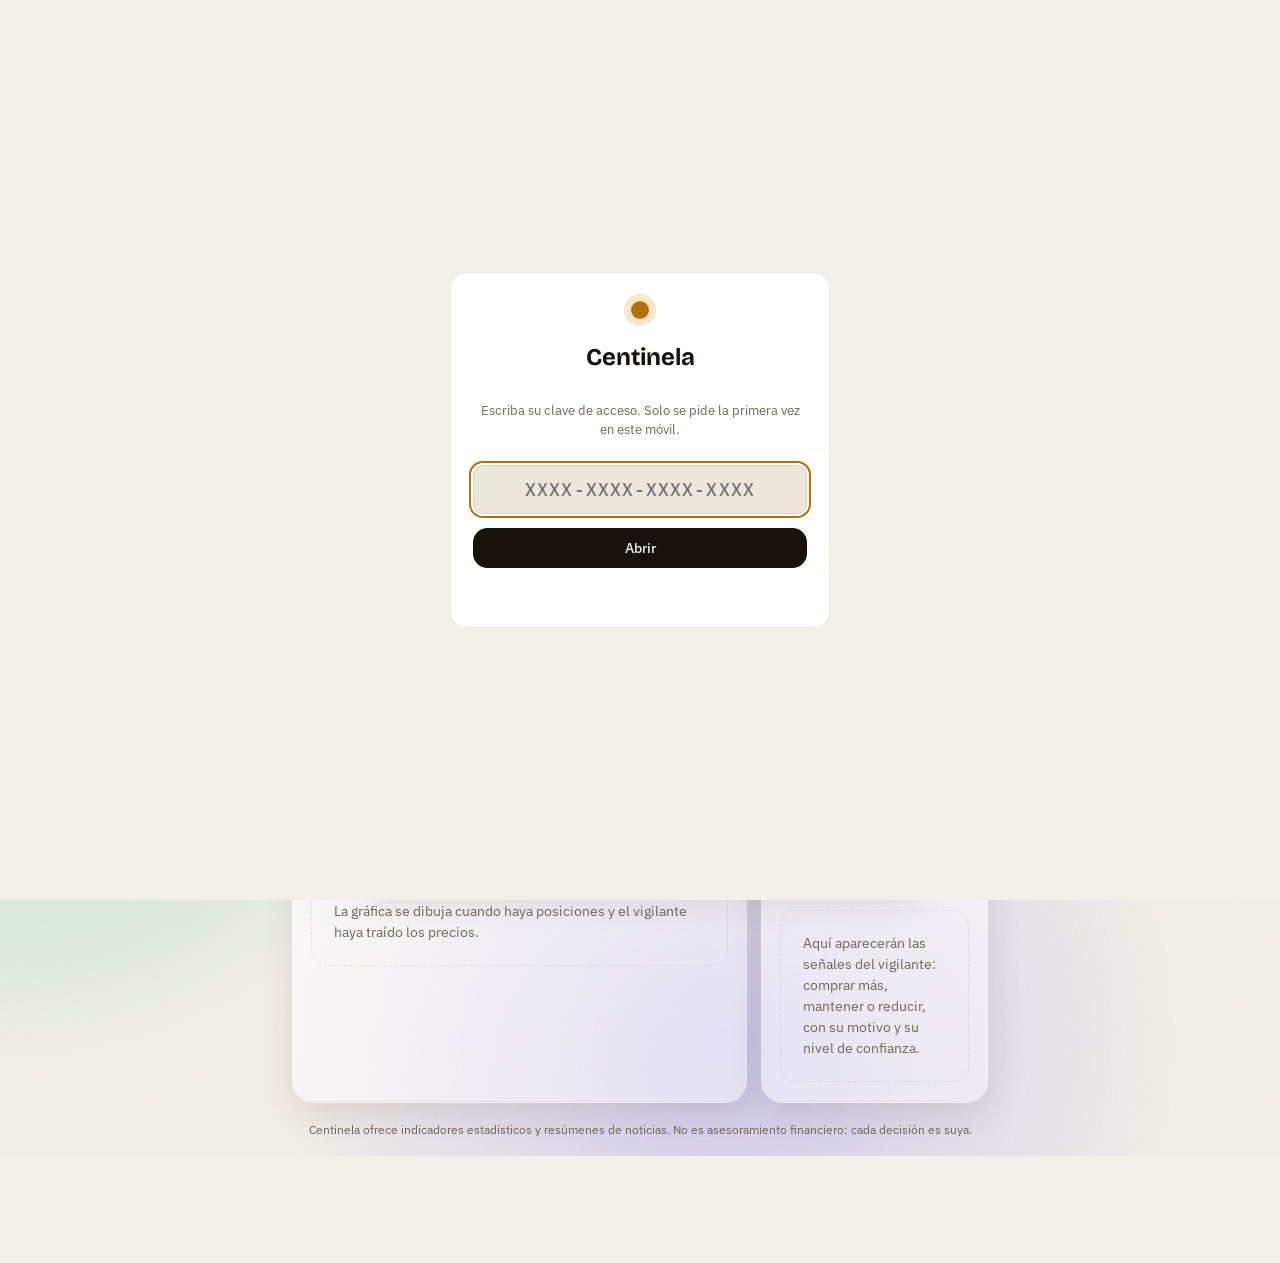
<file: index.html>
<!doctype html><html lang="es"><head><meta charset="utf-8">
<meta name="viewport" content="width=device-width,initial-scale=1,viewport-fit=cover">
<title>Centinela</title>
<meta name="description" content="Su cartera de Revolut, señales y proyecciones.">
<meta name="theme-color" content="#141C21">
<meta name="apple-mobile-web-app-capable" content="yes">
<meta name="mobile-web-app-capable" content="yes">
<meta name="apple-mobile-web-app-title" content="Centinela">
<meta name="apple-mobile-web-app-status-bar-style" content="black-translucent">
<meta name="robots" content="noindex,nofollow">
<link rel="manifest" href="manifest.webmanifest">
<link rel="apple-touch-icon" href="icons/apple-touch-icon.png">
<link rel="icon" type="image/png" sizes="192x192" href="icons/icon-192.png">
<style>html,body{margin:0}body{-webkit-tap-highlight-color:transparent;overscroll-behavior-y:none}</style>
</head><body>
<title>Centinela de Cartera</title>
<meta name="claude:viewport-fit-sides" content="cover">
<link rel="preconnect" href="https://fonts.googleapis.com">
<link rel="stylesheet" href="https://fonts.googleapis.com/css2?family=Bricolage+Grotesque:opsz,wght@12..96,500;12..96,700&family=IBM+Plex+Sans:wght@400;500;600&family=IBM+Plex+Mono:wght@400;500&display=swap">
<style>
/* Layout: cabecera fija con pestañas; cada vista es una columna de bloques que se apila en móvil. */
:root{
  --bg:#F2F4F3; --surface:#FFFFFF; --sunk:#E7EBEA; --line:#D5DCDA;
  --fg:#15212A; --muted:#5B6A72; --accent:#A8670F; --accent-soft:#F4E6CF;
  --gain:#17804F; --gain-soft:#DDF1E6; --loss:#BC3A33; --loss-soft:#F8E0DE; --hold:#5B6A72; --hold-soft:#E4E9EA;
  --f-display:"Bricolage Grotesque","Segoe UI",system-ui,sans-serif;
  --f-body:"IBM Plex Sans","Segoe UI",system-ui,sans-serif;
  --f-mono:"IBM Plex Mono",ui-monospace,Consolas,monospace;
  --r:10px;
}
@media (prefers-color-scheme: dark){:root:not([data-theme="light"]){
  --bg:#0D1317; --surface:#141C21; --sunk:#1B252B; --line:#26333A;
  --fg:#E4EBEE; --muted:#8C9BA3; --accent:#E5A84A; --accent-soft:#3A2C17;
  --gain:#4CC38A; --gain-soft:#14301F; --loss:#F07167; --loss-soft:#3B1C1A; --hold:#8C9BA3; --hold-soft:#222C31;
  color-scheme:dark}}
:root[data-theme="dark"]{
  --bg:#0D1317; --surface:#141C21; --sunk:#1B252B; --line:#26333A;
  --fg:#E4EBEE; --muted:#8C9BA3; --accent:#E5A84A; --accent-soft:#3A2C17;
  --gain:#4CC38A; --gain-soft:#14301F; --loss:#F07167; --loss-soft:#3B1C1A; --hold:#8C9BA3; --hold-soft:#222C31;
  color-scheme:dark}
*{box-sizing:border-box}
body{background:var(--bg);color:var(--fg);font-family:var(--f-body);font-size:15px;line-height:1.5}
body::before{content:"";position:fixed;inset:0 0 auto;height:env(safe-area-inset-top,0px);z-index:10;background:var(--surface)}
.num{font-family:var(--f-mono);font-variant-numeric:tabular-nums}
.wrap{max-width:1120px;margin:0 auto;padding-left:max(16px,env(safe-area-inset-left,0px));padding-right:max(16px,env(safe-area-inset-right,0px))}
header.top{position:sticky;top:env(safe-area-inset-top,0px);z-index:5;background:var(--surface);border-bottom:1px solid var(--line)}
.topbar{display:flex;align-items:center;justify-content:space-between;gap:12px;padding-block:12px 4px;flex-wrap:wrap}
.brand{display:flex;align-items:baseline;gap:10px}
.brand h1{font-family:var(--f-display);font-weight:700;font-size:22px;margin:0;letter-spacing:-.01em}
.brand .eye{width:10px;height:10px;border-radius:50%;background:var(--accent);box-shadow:0 0 0 4px var(--accent-soft);align-self:center}
.fresh{font-size:12.5px;color:var(--muted)}
.fresh b{font-weight:500;color:var(--fg)}
nav.tabs{display:flex;gap:2px;overflow-x:auto;scrollbar-width:none}
nav.tabs a{padding:10px 12px;color:var(--muted);text-decoration:none;font-weight:500;font-size:14px;border-bottom:2px solid transparent;white-space:nowrap}
nav.tabs a[aria-current="page"]{color:var(--fg);border-bottom-color:var(--accent)}
nav.tabs a:focus-visible,button:focus-visible,input:focus-visible,select:focus-visible{outline:2px solid var(--accent);outline-offset:2px}
main{padding-block:20px 48px}
section.view{display:grid;gap:20px}
.panel{background:var(--surface);border:1px solid var(--line);border-radius:var(--r);padding:18px;min-width:0}
.panel h2{font-family:var(--f-display);font-weight:500;font-size:17px;margin:0 0 12px;text-wrap:balance}
.panel h2 small{font-family:var(--f-body);font-size:12.5px;color:var(--muted);font-weight:400;margin-left:6px}
.label{font-size:11.5px;letter-spacing:.06em;text-transform:uppercase;color:var(--muted);font-weight:500}
.kpis{display:grid;grid-template-columns:repeat(auto-fit,minmax(160px,1fr));gap:20px;align-items:end}
.kpi .v{font-family:var(--f-mono);font-size:22px;font-weight:500;margin-top:2px}
.kpi.big .v{font-family:var(--f-display);font-size:38px;font-weight:700;letter-spacing:-.02em;line-height:1.1}
.kpi .s{font-size:13px;margin-top:2px}
.up{color:var(--gain)} .down{color:var(--loss)} .flat{color:var(--muted)}
.chart{position:relative;width:100%}
.chart svg{display:block;width:100%;overflow:visible}
.tip{position:absolute;pointer-events:none;background:var(--fg);color:var(--bg);font-size:12px;padding:6px 8px;border-radius:6px;white-space:nowrap;transform:translate(-50%,-110%);opacity:0;transition:opacity .1s}
.tip.on{opacity:1}
.tablewrap{overflow-x:auto;margin:0 -4px}
table.pos{width:100%;border-collapse:collapse;font-size:14px}
table.pos th{font-size:11.5px;letter-spacing:.05em;text-transform:uppercase;color:var(--muted);font-weight:500;text-align:right;padding:6px 8px;border-bottom:1px solid var(--line);white-space:nowrap}
table.pos th:first-child,table.pos td:first-child{text-align:left}
table.pos td{padding:10px 8px;border-bottom:1px solid var(--line);text-align:right;white-space:nowrap;vertical-align:middle}
table.pos tr:last-child td{border-bottom:0}
.tk{font-weight:600}
.nm{color:var(--muted);font-size:12.5px;max-width:200px;overflow:hidden;text-overflow:ellipsis}
.pill{display:inline-block;padding:2px 8px;border-radius:999px;font-size:12px;font-weight:600;letter-spacing:.02em;white-space:nowrap}
.p-buy{background:var(--gain-soft);color:var(--gain)}
.p-sell{background:var(--loss-soft);color:var(--loss)}
.p-hold{background:var(--hold-soft);color:var(--hold)}
.p-watch{background:var(--accent-soft);color:var(--accent)}
.alloc{display:flex;height:12px;border-radius:6px;overflow:hidden;background:var(--sunk);margin-top:6px}
.alloc span{display:block;height:100%}
.legend{display:flex;flex-wrap:wrap;gap:8px 16px;margin-top:10px;font-size:13px}
.legend i{display:inline-block;width:10px;height:10px;border-radius:3px;margin-right:6px;vertical-align:-1px}
.grid2{display:grid;grid-template-columns:minmax(0,2fr) minmax(0,1fr);gap:20px}
@media (max-width:860px){.grid2{grid-template-columns:minmax(0,1fr)}}
.sig{display:grid;grid-template-columns:auto minmax(0,1fr);gap:4px 14px;padding:14px 0;border-top:1px solid var(--line)}
.sig:first-of-type{border-top:0;padding-top:4px}
.sig .meta{display:flex;flex-wrap:wrap;gap:6px 10px;align-items:center;font-size:12.5px;color:var(--muted)}
.sig .ttl{font-weight:600}
.sig .why{grid-column:2;font-size:14px;max-width:70ch}
.sig .risk{grid-column:2;font-size:13px;color:var(--muted)}
.sig .src{grid-column:2;font-size:12.5px;display:flex;flex-wrap:wrap;gap:4px 12px}
.sig .src a{color:var(--accent)}
.sig .tick{font-family:var(--f-mono);font-weight:500;font-size:13px;padding-top:2px;min-width:64px}
.conf{display:inline-flex;align-items:center;gap:6px}
.conf .bar{width:48px;height:5px;border-radius:3px;background:var(--sunk);overflow:hidden}
.conf .bar span{display:block;height:100%;background:var(--accent)}
.filters{display:flex;flex-wrap:wrap;gap:6px;margin-bottom:6px}
.chip{border:1px solid var(--line);background:var(--surface);color:var(--fg);border-radius:999px;padding:5px 12px;font:500 13px var(--f-body);cursor:pointer}
.chip[aria-pressed="true"]{background:var(--fg);color:var(--bg);border-color:var(--fg)}
.opp{display:grid;grid-template-columns:minmax(0,1fr) 120px;gap:6px 16px;padding:14px 0;border-top:1px solid var(--line)}
.opp:first-of-type{border-top:0}
.opp .hd{display:flex;flex-wrap:wrap;gap:6px 10px;align-items:baseline}
.opp .score{font-family:var(--f-display);font-weight:700;font-size:22px}
.opp .cty{font-size:11.5px;letter-spacing:.06em;color:var(--muted);border:1px solid var(--line);border-radius:4px;padding:0 5px}
.opp .body{font-size:14px;max-width:72ch}
.opp .side{display:flex;flex-direction:column;align-items:flex-end;gap:8px}
@media (max-width:520px){.opp{grid-template-columns:minmax(0,1fr)}.opp .side{flex-direction:row;align-items:center;justify-content:space-between}}
button.btn{font:500 14px var(--f-body);border-radius:8px;padding:8px 14px;cursor:pointer;border:1px solid var(--line);background:var(--surface);color:var(--fg)}
button.btn.primary{background:var(--fg);color:var(--bg);border-color:var(--fg)}
button.btn.small{padding:4px 10px;font-size:13px}
button.btn:disabled{opacity:.5;cursor:default}
.empty{border:1.5px dashed var(--line);border-radius:var(--r);padding:22px;color:var(--muted);font-size:14px}
.empty strong{color:var(--fg)}
.form{display:grid;grid-template-columns:repeat(auto-fit,minmax(150px,1fr));gap:12px;align-items:end}
.field{display:grid;gap:4px;font-size:13px;color:var(--muted)}
.field input,.field select{font:15px var(--f-body);padding:8px 10px;border-radius:8px;border:1px solid var(--line);background:var(--bg);color:var(--fg);width:100%;min-width:0}
.drop{border:1.5px dashed var(--accent);border-radius:var(--r);padding:20px;text-align:center;background:var(--accent-soft);cursor:pointer}
.drop.over{background:var(--surface)}
.note{font-size:12.5px;color:var(--muted);max-width:75ch}
.msg{font-size:14px;padding:10px 12px;border-radius:8px;background:var(--sunk)}
.msg.err{background:var(--loss-soft);color:var(--loss)}
.msg.ok{background:var(--gain-soft);color:var(--gain)}
code.topic{font-family:var(--f-mono);background:var(--sunk);padding:3px 8px;border-radius:6px;font-size:14px;user-select:all;word-break:break-all}
ol.steps{padding-left:20px;margin:6px 0;display:grid;gap:6px;font-size:14px}
.status-row{display:flex;justify-content:space-between;gap:12px;padding:8px 0;border-top:1px solid var(--line);font-size:14px}
.status-row:first-of-type{border-top:0}
.dis{font-size:12px;color:var(--muted);text-align:center;padding-top:8px}
@media (prefers-reduced-motion:reduce){*{transition:none!important;animation:none!important}}
</style>

<header class="top">
  <div class="wrap">
    <div class="topbar">
      <div class="brand"><span class="eye" aria-hidden="true"></span><h1>Centinela</h1></div>
      <div class="fresh" id="fresh">Conectando con sus datos…</div>
    </div>
    <nav class="tabs" aria-label="Secciones">
      <a href="#cartera" data-view="cartera">Cartera</a>
      <a href="#senales" data-view="senales">Señales</a>
      <a href="#oportunidades" data-view="oportunidades">Oportunidades</a>
      <a href="#proyeccion" data-view="proyeccion">Proyección</a>
      <a href="#ajustes" data-view="ajustes">Datos y avisos</a>
    </nav>
  </div>
</header>

<main class="wrap">
  <!-- CARTERA -->
  <section class="view" id="v-cartera">
    <div class="panel" id="summary">
      <div class="kpis">
        <div class="kpi big"><div class="label">Valor de la cartera</div><div class="v num" id="k-value">—</div><div class="s" id="k-today">&nbsp;</div></div>
        <div class="kpi"><div class="label">Invertido</div><div class="v num" id="k-cost">—</div></div>
        <div class="kpi"><div class="label">Ganancia / pérdida</div><div class="v num" id="k-pnl">—</div><div class="s num" id="k-pnlp">&nbsp;</div></div>
      </div>
      <div style="margin-top:18px">
        <div class="label">Reparto</div>
        <div class="alloc" id="alloc"></div>
        <div class="legend" id="alloc-legend"></div>
      </div>
    </div>
    <div class="grid2">
      <div class="panel" id="evo">
        <h2>Evolución del último año <small>valor aproximado, con el cambio de divisa de hoy; lo invertido usa el cambio de cada compra</small></h2>
        <div class="chart" id="evo-chart"></div>
      </div>
      <div class="panel" id="last-signals">
        <h2>Últimas señales</h2>
        <div id="last-sig-list"></div>
      </div>
    </div>
    <div class="panel" id="positions">
      <h2>Posiciones</h2>
      <div id="pos-body"></div>
    </div>
  </section>

  <!-- SEÑALES -->
  <section class="view" id="v-senales" hidden>
    <div class="panel">
      <h2>Historial de señales</h2>
      <div class="filters" id="sig-filters">
        <button class="chip" data-f="all" aria-pressed="true">Todas</button>
        <button class="chip" data-f="1" aria-pressed="false">Mi cartera</button>
        <button class="chip" data-f="2" aria-pressed="false">En vigilancia</button>
        <button class="chip" data-f="3" aria-pressed="false">Mercado</button>
      </div>
      <div id="sig-list"></div>
    </div>
  </section>

  <!-- OPORTUNIDADES -->
  <section class="view" id="v-oportunidades" hidden>
    <div class="panel" id="watch">
      <h2>En vigilancia <small>se revisan cada día y avisan en buen punto de entrada</small></h2>
      <div id="watch-list"></div>
    </div>
    <div class="panel" id="scan">
      <h2>Escáner de mercado <small id="scan-at"></small></h2>
      <div id="scan-list"></div>
    </div>
  </section>

  <!-- PROYECCIÓN -->
  <section class="view" id="v-proyeccion" hidden>
    <div class="panel">
      <h2>¿Cuánto podría valer?</h2>
      <div class="form" id="proj-form">
        <label class="field">Capital de partida (€)<input id="p-start" type="number" min="0" step="50" inputmode="decimal"></label>
        <label class="field">Aportación mensual (€)<input id="p-month" type="number" min="0" step="10" value="100" inputmode="decimal"></label>
        <label class="field">Años<input id="p-years" type="number" min="1" max="30" step="1" value="5"></label>
        <label class="field">Rentabilidad supuesta
          <select id="p-model">
            <option value="prudente">Prudente (7 % acciones, 10 % cripto)</option>
            <option value="historico">Lo que hizo el último año</option>
            <option value="custom">La que yo diga</option>
          </select>
        </label>
        <label class="field" id="p-custom-wrap" hidden>Rentabilidad anual (%)<input id="p-custom" type="number" step="0.5" value="8"></label>
      </div>
      <div class="kpis" style="margin-top:22px" id="proj-kpis">
        <div class="kpi"><div class="label">Habrá aportado</div><div class="v num" id="r-inv">—</div></div>
        <div class="kpi"><div class="label">Escenario malo (1 de cada 10)</div><div class="v num down" id="r-p10">—</div></div>
        <div class="kpi big"><div class="label">Escenario central</div><div class="v num" id="r-p50">—</div></div>
        <div class="kpi"><div class="label">Escenario bueno (1 de cada 10)</div><div class="v num up" id="r-p90">—</div></div>
        <div class="kpi"><div class="label">Probabilidad de perder dinero</div><div class="v num" id="r-loss">—</div></div>
      </div>
      <div class="chart" id="proj-chart" style="margin-top:18px"></div>
      <p class="note" id="proj-note">Se simulan 1.500 futuros posibles mes a mes con la volatilidad real de cada activo de su cartera. La banda clara recoge 8 de cada 10 resultados; la oscura, la mitad central. Es una estimación estadística, no una promesa: el pasado no garantiza nada.</p>
    </div>
  </section>

  <!-- DATOS Y AVISOS -->
  <section class="view" id="v-ajustes" hidden>
    <div class="panel" id="import">
      <h2>Movimientos de Revolut Invest</h2>
      <p class="note">En la app de Revolut: <b>Invest → … → Documentos → Extracto de cuenta (Account statement)</b>, formato <b>Excel/CSV</b>, desde el primer día hasta hoy. Cada importación sustituye a la anterior, así que suba siempre el extracto completo.</p>
      <label class="drop" id="drop" for="csv">
        <strong>Elija o arrastre aquí el archivo CSV</strong><br><span class="note">Se lee en su navegador; solo se guardan los movimientos.</span>
        <input id="csv" type="file" accept=".csv,text/csv" hidden>
      </label>
      <div id="import-msg" style="margin-top:12px"></div>
    </div>
    <div class="panel" id="manual">
      <h2>Posiciones a mano <small>para lo que no llegue por CSV ni por Revolut X</small></h2>
      <div class="form">
        <label class="field">Símbolo<input id="m-sym" placeholder="BTC-EUR, NVDA, ASML…" autocomplete="off"></label>
        <label class="field">Cantidad<input id="m-qty" type="number" step="any" inputmode="decimal"></label>
        <label class="field">Precio medio de compra<input id="m-avg" type="number" step="any" inputmode="decimal"></label>
        <label class="field">Divisa<select id="m-cur"><option>EUR</option><option>USD</option><option>GBP</option></select></label>
        <button class="btn primary" id="m-add" type="button">Añadir</button>
      </div>
      <div id="manual-list" style="margin-top:12px"></div>
      <p class="note">Para Bitcoin de Revolut X: si ya está conectado, la cantidad llega sola; aquí solo hace falta su precio medio si quiere ver la ganancia.</p>
    </div>
    <div class="panel" id="notif">
      <h2>Avisos en el móvil</h2>
      <ol class="steps">
        <li>Instale la app <b>ntfy</b> (Google Play o App Store).</li>
        <li>Pulse <b>+</b> y suscríbase a este canal privado: <code class="topic" id="topic">pendiente</code> <button class="btn small" id="copy-topic" type="button">Copiar</button></li>
        <li>Listo. Las alertas llegan sin importes; los detalles están aquí.</li>
      </ol>
    </div>
    <div class="panel" id="engine">
      <h2>Estado del vigilante</h2>
      <div id="engine-status"></div>
    </div>
  </section>
  <p class="dis">Centinela ofrece indicadores estadísticos y resúmenes de noticias. No es asesoramiento financiero: cada decisión es suya.</p>
</main>

<script>
(() => {
"use strict";
const $ = (s, r = document) => r.querySelector(s);
const el = (tag, attrs = {}, ...kids) => {
  const n = document.createElement(tag);
  for (const [k, v] of Object.entries(attrs)) {
    if (v == null || v === false) continue;
    if (k === "class") n.className = v; else if (k === "text") n.textContent = v; else if (k.startsWith("on")) n.addEventListener(k.slice(2), v); else n.setAttribute(k, v === true ? "" : v);
  }
  for (const c of kids.flat()) if (c != null && c !== false) n.append(c.nodeType ? c : document.createTextNode(String(c)));
  return n;
};
const SVGNS = "http://www.w3.org/2000/svg";
const sv = (tag, attrs = {}) => { const n = document.createElementNS(SVGNS, tag); for (const [k, v] of Object.entries(attrs)) n.setAttribute(k, v); return n; };

const eur = new Intl.NumberFormat("es-ES", { style: "currency", currency: "EUR", maximumFractionDigits: 2 });
const eur0 = new Intl.NumberFormat("es-ES", { style: "currency", currency: "EUR", maximumFractionDigits: 0 });
const fmtMoney = (v, cur = "EUR") => v == null || !isFinite(v) ? "—" : new Intl.NumberFormat("es-ES", { style: "currency", currency: cur, maximumFractionDigits: Math.abs(v) >= 1000 ? 0 : 2 }).format(v);
const fmtPct = (v, sign = true) => v == null || !isFinite(v) ? "—" : (sign && v > 0 ? "+" : "") + (v * 100).toLocaleString("es-ES", { minimumFractionDigits: 1, maximumFractionDigits: 1 }) + " %";
const fmtQty = (v) => v == null ? "—" : v.toLocaleString("es-ES", { maximumFractionDigits: v < 1 ? 8 : 4 });
const cls = (v) => v == null ? "flat" : v > 0 ? "up" : v < 0 ? "down" : "flat";
const ago = (iso) => {
  if (!iso) return "nunca";
  const m = Math.round((Date.now() - new Date(iso).getTime()) / 60000);
  if (m < 1) return "ahora mismo"; if (m < 60) return `hace ${m} min`;
  const h = Math.round(m / 60); if (h < 36) return `hace ${h} h`;
  return `hace ${Math.round(h / 24)} días`;
};
const docId = (sym) => sym.replace(/[^A-Za-z0-9_-]/g, "_");
const css = (v) => getComputedStyle(document.documentElement).getPropertyValue(v).trim();
const SERIES = ["--accent", "--gain", "#4F7CAC", "#8E5BA8", "#C2685A", "#3C9A9A", "--muted"];
const seriesColor = (i) => { const c = SERIES[i % SERIES.length]; return c.startsWith("--") ? `var(${c})` : c; };

// ---------- estado ----------
const S = {
  ledger: null, crypto: null, settings: {}, positions: { manual: [], cryptoCost: {} },
  quotes: {}, signals: [], watch: [], scan: null, status: null, loaded: false,
};
let db = null;

// ---------- navegación ----------
const VIEWS = ["cartera", "senales", "oportunidades", "proyeccion", "ajustes"];
function route() {
  const v = VIEWS.includes(location.hash.slice(1)) ? location.hash.slice(1) : "cartera";
  for (const id of VIEWS) $("#v-" + id).hidden = id !== v;
  document.querySelectorAll("nav.tabs a").forEach((a) => { if (a.dataset.view === v) a.setAttribute("aria-current", "page"); else a.removeAttribute("aria-current"); });
  if (v === "proyeccion") scheduleProjection();
  if (v === "cartera") requestAnimationFrame(drawEvolution);
}
addEventListener("hashchange", route);

// ---------- CSV de Revolut ----------
function splitCSV(text) {
  const first = text.split(/\r?\n/, 1)[0];
  const delim = (first.match(/;/g) || []).length > (first.match(/,/g) || []).length ? ";" : ",";
  const rows = []; let row = [], cur = "", q = false;
  for (let i = 0; i < text.length; i++) {
    const c = text[i];
    if (q) { if (c === '"') { if (text[i + 1] === '"') { cur += '"'; i++; } else q = false; } else cur += c; continue; }
    if (c === '"') q = true; else if (c === delim) { row.push(cur); cur = ""; }
    else if (c === "\n" || c === "\r") { if (c === "\r" && text[i + 1] === "\n") i++; row.push(cur); if (row.some((x) => x.trim() !== "")) rows.push(row); row = []; cur = ""; }
    else cur += c;
  }
  row.push(cur); if (row.some((x) => x.trim() !== "")) rows.push(row);
  return rows;
}
function parseNum(s) {
  if (s == null) return null;
  let t = String(s).replace(/[^\d.,\-]/g, "");
  if (!t || t === "-" ) return null;
  const lc = t.lastIndexOf(","), ld = t.lastIndexOf(".");
  if (lc > -1 && ld > -1) t = lc > ld ? t.replace(/\./g, "").replace(",", ".") : t.replace(/,/g, "");
  else if (lc > -1) t = /^-?\d{1,3}(,\d{3})+$/.test(t) ? t.replace(/,/g, "") : t.replace(",", ".");
  const n = Number(t); return isFinite(n) ? n : null;
}
function parseDate(s) {
  s = String(s || "").trim();
  let m = s.match(/^(\d{1,2})[\/.-](\d{1,2})[\/.-](\d{4})(?:[ T](\d{1,2}):(\d{2})(?::(\d{2}))?)?/);
  if (m) return new Date(Date.UTC(+m[3], +m[2] - 1, +m[1], +(m[4] || 12), +(m[5] || 0), +(m[6] || 0))).toISOString();
  const d = new Date(s); return isNaN(d) ? null : d.toISOString();
}
function curOf(s) { const m = String(s || "").match(/\b(USD|EUR|GBP|CHF|DKK|SEK|PLN)\b|[$€£]/); if (!m) return null; return { "$": "USD", "€": "EUR", "£": "GBP" }[m[0]] || m[1]; }
function importRevolut(text) {
  const rows = splitCSV(text.replace(/^﻿/, ""));
  if (rows.length && /income from sells|other income|ganancias|p&l|profit/i.test(rows[0].join(" "))) throw new Error("Este es el extracto de ganancias y pérdidas (P&L). No hace falta: suba el extracto de cuenta (Account statement), que es el que tiene sus compras y ventas.");
  if (rows.length < 2) throw new Error("El archivo está vacío o no tiene filas de datos.");
  const H = rows[0].map((h) => h.trim().toLowerCase());
  const find = (...res) => { for (const re of res) { const i = H.findIndex((h) => re.test(h)); if (i > -1) return i; } return -1; };
  const c = {
    date: find(/^date/, /^fecha/), ticker: find(/^ticker/, /^s[ií]mbolo/, /^symbol/),
    type: find(/^type$/, /^tipo$/, /^type/, /^tipo(?! de cambio)/), qty: find(/^quantity/, /^cantidad/),
    price: find(/^price/, /^precio/), total: find(/^total/, /^importe/), cur: find(/^currency/, /^divisa/, /^moneda/),
    fx: find(/^fx/, /tipo de cambio/),
  };
  const missing = Object.entries({ fecha: c.date, ticker: c.ticker, tipo: c.type }).filter(([, v]) => v < 0).map(([k]) => k);
  if (missing.length) throw new Error(`No encuentro las columnas ${missing.join(", ")}. Columnas del archivo: ${rows[0].join(" · ")}. ¿Es el extracto de cuenta (Account statement) de Invest?`);
  const out = [];
  for (const r of rows.slice(1)) {
    const typeRaw = (r[c.type] || "").toUpperCase();
    let kind = null;
    if (/BUY|COMPRA|IPO|SUBSCRI|SUSCRIP|ALLOCAT|ADJUDIC/.test(typeRaw)) kind = "buy"; else if (/SELL|VENTA/.test(typeRaw)) kind = "sell";
    else if (/DIVIDEND/.test(typeRaw)) kind = "div"; else if (/SPLIT|DESDOBL/.test(typeRaw)) kind = "split";
    else if (/FEE|COMISI/.test(typeRaw)) kind = "fee"; else if (/WITHDRAW|RETIRAD/.test(typeRaw)) kind = "out"; else if (/TOP.?UP|INGRESO|DEP[OÓ]SITO|TRANSFER/.test(typeRaw)) kind = "cash";
    if (!kind) continue;
    const ticker = (r[c.ticker] || "").trim().toUpperCase();
    const date = parseDate(r[c.date]);
    const qty = c.qty > -1 ? parseNum(r[c.qty]) : null;
    const price = c.price > -1 ? parseNum(r[c.price]) : null;
    const total = c.total > -1 ? parseNum(r[c.total]) : null;
    const cur = (c.cur > -1 && r[c.cur] ? r[c.cur].trim().toUpperCase() : null) || curOf(r[c.price]) || curOf(r[c.total]) || "USD";
    const fx = c.fx > -1 ? parseNum(r[c.fx]) : null; // unidades de la divisa por 1 EUR en la fecha del movimiento
    if (!date) continue;
    if (kind === "buy" && !qty) continue; // reservas de fondos de una salida a bolsa: aún no son acciones
    out.push({ d: date, t: ticker, k: kind, q: qty == null ? null : Math.abs(qty), p: price == null ? null : Math.abs(price), tot: total, cur, fx: fx || null });
  }
  out.sort((a, b) => a.d.localeCompare(b.d));
  return out;
}

// ---------- posiciones ----------
function holdingsFromLedger(rows) {
  const h = {};
  for (const r of rows || []) {
    if (!r.t || !["buy", "sell", "split"].includes(r.k)) continue;
    const x = h[r.t] || (h[r.t] = { symbol: r.t, qty: 0, cost: 0, costEur: 0, cur: r.cur, realized: 0, div: 0 });
    const q = r.q ?? (r.p ? Math.abs(r.tot || 0) / r.p : 0);
    if (r.k === "buy") {
      const amt = r.p != null ? q * r.p : Math.abs(r.tot || 0); x.qty += q; x.cost += amt;
      // Coste en euros al cambio del día de compra, si el extracto lo trae
      const amtEur = r.cur === "EUR" ? amt : r.fx ? amt / r.fx : null;
      x.costEur = x.costEur == null || amtEur == null ? null : x.costEur + amtEur;
    }
    else if (r.k === "sell") { const avg = x.qty ? x.cost / x.qty : 0; const sq = Math.min(q, x.qty); const share = x.qty ? sq / x.qty : 0; x.realized += sq * ((r.p ?? avg) - avg); if (x.costEur != null) x.costEur -= x.costEur * share; x.qty -= sq; x.cost -= sq * avg; }
    else if (r.k === "split") { x.qty += q; }
  }
  for (const r of rows || []) if (r.k === "div" && r.t && h[r.t]) h[r.t].div += Math.abs(r.tot || 0);
  return Object.values(h).filter((x) => x.qty > 1e-9).map((x) => ({ symbol: x.symbol, quote: (S.settings.map || {})[x.symbol] || x.symbol.replace(".", "-"), qty: x.qty, avg: x.cost / x.qty, cur: x.cur, costEurHist: x.costEur, source: "Revolut Invest" }));
}
function allHoldings() {
  const list = holdingsFromLedger(S.ledger?.rows);
  if (S.crypto?.configured) for (const a of S.crypto.assets || []) {
    if (["EUR", "USD", "GBP"].includes(a.asset)) continue;
    const cc = (S.positions.cryptoCost || {})[a.asset];
    // Coste: el que ponga el usuario a mano, si no el calculado del historial de Revolut X
    const costHist = cc?.avg == null && a.costEur != null && a.avgEur != null ? a.qty * a.avgEur : null;
    list.push({ symbol: a.asset, quote: `${a.asset}-EUR`, qty: a.qty, avg: cc?.avg ?? a.avgEur ?? null, cur: "EUR", source: "Revolut X", costEurHist: costHist });
  }
  for (const m of S.positions.manual || []) {
    if (list.some((x) => x.quote === m.symbol)) continue;
    list.push({ symbol: m.symbol.replace(/-EUR$|-USD$/, ""), quote: m.symbol, qty: m.qty, avg: m.avg ?? null, cur: m.cur || "EUR", source: "A mano" });
  }
  return list.map((h) => {
    const q = S.quotes[docId(h.quote)];
    // El precio medio está en la divisa de compra; se pasa a euros con el cambio de hoy
    const rate = h.cur === "EUR" ? 1 : q?.currency === h.cur ? q.eurPer : null;
    const value = q && q.priceEur != null ? h.qty * q.priceEur : null;
    // Como Revolut: acciones en dólares se comparan con su precio medio en dólares al cambio de hoy
    // (el resultado no mezcla la subida o bajada del euro); lo que se compró en euros, con su coste en euros
    const costEur = h.cur !== "EUR" && h.avg != null && rate != null ? h.qty * h.avg * rate : h.costEurHist != null ? h.costEurHist : h.avg != null && rate != null ? h.qty * h.avg * rate : null;
    return { ...h, q, value, costEur, pnl: value != null && costEur != null ? value - costEur : null };
  }).sort((a, b) => (b.value || 0) - (a.value || 0));
}
const latestSignalFor = (sym) => S.signals.find((s) => s.symbol === sym);

// ---------- render: cartera ----------
// Efectivo sin invertir en Revolut Invest, sacado del extracto (ingresos − compras + ventas + dividendos − comisiones − retiradas)
function investCash() {
  const by = {};
  for (const r of S.ledger?.rows || []) {
    const v = Math.abs(r.tot || 0), sign = { cash: 1, sell: 1, div: 1, buy: -1, fee: -1, out: -1 }[r.k];
    if (!sign || !r.cur) continue;
    by[r.cur] = (by[r.cur] || 0) + sign * v;
  }
  let eurTotal = 0;
  for (const [cur, amt] of Object.entries(by)) {
    const rate = cur === "EUR" ? 1 : Object.values(S.quotes).find((q) => q.currency === cur && q.eurPer)?.eurPer;
    if (rate == null) return null;
    eurTotal += amt * rate;
  }
  return Math.abs(eurTotal) < 0.005 ? 0 : eurTotal;
}
function renderPortfolio() {
  const H = allHoldings();
  const cash = investCash();
  const total = H.reduce((a, h) => a + (h.value || 0), 0);
  const cost = H.reduce((a, h) => a + (h.costEur || 0), 0);
  const withCost = H.filter((h) => h.pnl != null);
  const pnl = withCost.reduce((a, h) => a + h.pnl, 0);
  const costKnown = withCost.reduce((a, h) => a + h.costEur, 0);
  let today = H.reduce((a, h) => a + (h.value && h.q?.change1d != null ? h.value - h.value / (1 + h.q.change1d) : 0), 0);
  // Robo-Advisor de Revolut (lo añade la app del móvil si hay extracto importado): suma como un activo más
  const R = typeof robotTotals === "function" ? robotTotals() : null;
  const all = total + (R?.value || 0);
  if (R) today += R.today || 0;
  const pnlAll = pnl + (R ? R.pnl : 0), costAll = cost + (R ? R.invested : 0), costKnownAll = costKnown + (R ? R.invested : 0);
  $("#k-value").textContent = H.length || R ? eur.format(all + (cash || 0)) : "—";
  $("#k-cost").textContent = costAll ? eur.format(costAll) : "—";
  const kp = $("#k-pnl"); kp.textContent = withCost.length || R ? (pnlAll > 0 ? "+" : "") + eur.format(pnlAll) : "—"; kp.className = "v num " + cls(pnlAll);
  const kpp = $("#k-pnlp"); kpp.textContent = costKnownAll ? fmtPct(pnlAll / costKnownAll) : " "; kpp.className = "s num " + cls(pnlAll);
  const kt = $("#k-today"); kt.textContent = all ? `Hoy ${today > 0 ? "+" : ""}${eur.format(today)} (${fmtPct(today / (all - today))})` : " "; kt.className = "s num " + cls(today);

  const alloc = $("#alloc"), leg = $("#alloc-legend"); alloc.replaceChildren(); leg.replaceChildren();
  const parts = H.filter((h) => h.value).map((h) => [h.symbol, h.value]);
  if (R?.value) parts.push(["Robot", R.value]);
  parts.forEach(([name, v], i) => {
    const share = v / all;
    alloc.append(el("span", { style: `width:${(share * 100).toFixed(2)}%;background:${seriesColor(i)}`, title: `${name} ${fmtPct(share, false)}` }));
    leg.append(el("span", {}, el("i", { style: `background:${seriesColor(i)}` }), `${name} `, el("span", { class: "num flat", text: fmtPct(share, false) })));
  });

  const body = $("#pos-body"); body.replaceChildren();
  if (!H.length) {
    body.append(el("div", { class: "empty" }, el("strong", { text: "Aún no hay posiciones. " }),
      "Importe el extracto de Revolut Invest o añada una posición a mano en ", el("a", { href: "#ajustes", text: "Datos y avisos" }),
      ". Las criptos de Revolut X aparecerán solas en cuanto el vigilante se conecte."));
  } else {
    const t = el("table", { class: "pos" });
    t.append(el("thead", {}, el("tr", {}, ["Activo", "Cantidad", "Precio medio", "Precio", "Hoy", "Valor", "Resultado", "90 días", "Señal"].map((x) => el("th", { text: x })))));
    const tb = el("tbody");
    H.forEach((h) => {
      const q = h.q, sig = latestSignalFor(h.quote);
      tb.append(el("tr", {},
        el("td", {}, el("div", { class: "tk", text: h.symbol }), el("div", { class: "nm", text: q?.name || h.source })),
        el("td", { class: "num", text: fmtQty(h.qty) }),
        el("td", { class: "num", text: h.avg != null ? fmtMoney(h.avg, h.cur) : "—" }),
        el("td", { class: "num", text: q ? fmtMoney(q.price, q.currency) : "—" }),
        el("td", { class: "num " + cls(q?.change1d), text: fmtPct(q?.change1d) }),
        el("td", { class: "num", text: h.value != null ? eur.format(h.value) : "—" }),
        el("td", { class: "num " + cls(h.pnl) }, h.pnl != null ? `${h.pnl > 0 ? "+" : ""}${eur.format(h.pnl)} · ${fmtPct(h.pnl / h.costEur)}` : "—"),
        el("td", {}, q?.history ? spark(q.history.slice(-90).map((x) => x[1]), 96, 28) : "—"),
        el("td", {}, sig ? actionPill(sig.action) : el("span", { class: "flat", text: "—" }))));
    });
    t.append(tb);
    body.append(el("div", { class: "tablewrap" }, t));
    if (cash) body.append(el("p", { class: "note", text: `Efectivo sin invertir en Revolut Invest: ${eur.format(cash)} (incluido en el valor total, como en Revolut).` }));
    const rsiNotes = H.filter((h) => h.q?.rsi14 != null).map((h) => {
      const Q = h.q.quant, E = Q?.event;
      const hot = Q?.state === "euforia" && E.givenBack < 0.6 ? ` · EUFORIA: ${fmtPct(E.move)} en ${E.sessions} ses., devuelto ${Math.round(E.givenBack * 100)} %; en ${Q.stats.n} casos parecidos devolvió la mitad ${Q.stats.kHalf} veces`
        : Q?.state === "panico" && E.givenBack < 0.6 ? ` · PÁNICO: ${fmtPct(E.move)} en ${E.sessions} ses.; en ${Q.stats.n} casos parecidos rebotó a 10 sesiones ${Q.stats.k} veces` : "";
      return `${h.symbol}: RSI ${h.q.rsi14.toFixed(0)}${h.q.rsi14 < 30 ? " (sobreventa)" : h.q.rsi14 > 70 ? " (sobrecompra)" : ""}, ${fmtPct(h.q.drawdown)} desde máximos${hot}${h.q.priceSrc ? " · precio de " + h.q.priceSrc : ""}`;
    });
    if (rsiNotes.length) body.append(el("p", { class: "note", text: rsiNotes.join(" · ") }));
  }
  const ls = $("#last-sig-list"); ls.replaceChildren();
  const top = S.signals.slice(0, 4);
  if (!top.length) ls.append(el("div", { class: "empty", text: "Aquí aparecerán las señales del vigilante: comprar más, mantener o reducir, con su motivo y su nivel de confianza." }));
  else top.forEach((s) => ls.append(signalNode(s, true)));
  drawEvolution();
}

function spark(vals, w, h) {
  const s = sv("svg", { viewBox: `0 0 ${w} ${h}`, width: w, height: h, role: "img", "aria-label": "Tendencia de 90 días" });
  if (!vals || vals.length < 2) return s;
  const mn = Math.min(...vals), mx = Math.max(...vals), sx = w / (vals.length - 1), sy = (h - 4) / ((mx - mn) || 1);
  const pts = vals.map((v, i) => `${(i * sx).toFixed(1)},${(h - 2 - (v - mn) * sy).toFixed(1)}`);
  const up = vals.at(-1) >= vals[0];
  s.append(sv("polyline", { points: pts.join(" "), fill: "none", stroke: up ? "var(--gain)" : "var(--loss)", "stroke-width": "1.5", "stroke-linejoin": "round" }));
  const [lx, ly] = pts.at(-1).split(",");
  s.append(sv("circle", { cx: lx, cy: ly, r: "2.2", fill: up ? "var(--gain)" : "var(--loss)" }));
  return s;
}

// Evolución: cantidad que tenía cada día (según movimientos) × cierre del día
function drawEvolution() {
  const box = $("#evo-chart"); if (!box || box.offsetParent === null) return;
  const H = allHoldings().filter((h) => h.q?.history?.length);
  box.replaceChildren();
  if (!H.length) { box.append(el("div", { class: "empty", text: "La gráfica se dibuja cuando haya posiciones y el vigilante haya traído los precios." })); return; }
  const DAY = 864e5, dayOf = (iso) => Math.floor(new Date(iso).getTime() / DAY);
  const ledger = (S.ledger?.rows || []).filter((r) => ["buy", "sell", "split"].includes(r.k));
  // Compras y ventas de cada activo [día, cantidad ±]; null = sin historial (cantidad fija)
  const eventsOf = (h) => {
    if (h.source === "Revolut Invest") return ledger.filter((r) => r.t === h.symbol).map((r) => [dayOf(r.d), r.k === "sell" ? -(r.q || 0) : (r.q || 0)]);
    if (h.source === "Revolut X") { const a = (S.crypto?.assets || []).find((x) => x.asset === h.symbol); if (a?.lots?.length) return a.lots.map((l) => [dayOf(l.d), Number(l.q) || 0]); }
    return null;
  };
  const series = H.map((h) => ({ h, ev: eventsOf(h), px: new Map(h.q.history.map(([d, c]) => [d, c])), fx: h.q.eurPer ?? 1 }));
  const allDays = [...new Set(series.flatMap((x) => [...x.px.keys()]))].sort((a, b) => a - b);
  const lastDay = Math.max(Math.floor(Date.now() / DAY), allDays.at(-1));
  const firstBuy = Math.min(...series.filter((x) => x.ev?.length).flatMap((x) => x.ev.map((e) => e[0])));
  // Valor de cada día. Los días sin cotización de un activo (fines de semana, festivos, huecos)
  // usan su último cierre conocido: así la cartera no «cae» los sábados por faltar las acciones.
  const build = (real) => {
    const last = new Map(), out = [];
    for (let d = allDays[0]; d <= lastDay; d++) {
      for (const x of series) if (x.px.has(d)) last.set(x, x.px.get(d));
      if (real && d < firstBuy) continue;
      let v = 0, any = false;
      for (const x of series) {
        const p = last.get(x); if (p == null) continue;
        const qty = real && x.ev ? x.ev.filter((e) => e[0] <= d).reduce((a, e) => a + e[1], 0) : x.h.qty;
        if (qty > 1e-12) { v += qty * p * x.fx; any = true; }
      }
      if (any) out.push([d, v]);
    }
    return out;
  };
  let pts = isFinite(firstBuy) ? build(true) : [];
  // Cartera reciente: cómo habría ido el último año con las posiciones de hoy, marcando la primera compra
  let simulated = false;
  if (pts.length < 14) { simulated = true; pts = build(false); }
  if (pts.length < 2) { box.append(el("div", { class: "empty", text: "Aún no hay historia suficiente para dibujar la evolución." })); return; }
  if (simulated) box.append(el("p", { class: "note evo-note", text: "Su cartera es reciente: la línea muestra cómo habrían evolucionado sus posiciones de hoy durante el último año. La raya marca su primera compra." }));
  lineChart(box, pts.map(([d, v]) => ({ x: d * DAY, y: v })), { height: 220, marker: simulated && isFinite(firstBuy) ? { x: firstBuy * DAY, label: "1.ª compra" } : null });
}

function lineChart(box, data, { height = 220, marker = null } = {}) {
  const W = Math.max(280, box.clientWidth), Hh = height, pl = 8, pr = 64, pt = 10, pb = 24;
  const xs = data.map((d) => d.x), ys = data.map((d) => d.y);
  const x0 = Math.min(...xs), x1 = Math.max(...xs);
  let y0 = Math.min(...ys), y1 = Math.max(...ys); const pad = (y1 - y0) * 0.08 || y1 * 0.05 || 1; y0 -= pad; y1 += pad;
  const X = (x) => pl + (x - x0) / (x1 - x0 || 1) * (W - pl - pr), Y = (y) => pt + (1 - (y - y0) / (y1 - y0 || 1)) * (Hh - pt - pb);
  const s = sv("svg", { viewBox: `0 0 ${W} ${Hh}`, height: Hh, role: "img", "aria-label": "Evolución del valor de la cartera" });
  const ticks = 4;
  for (let i = 0; i <= ticks; i++) {
    const v = y0 + (y1 - y0) * i / ticks, y = Y(v);
    s.append(sv("line", { x1: pl, x2: W - pr, y1: y, y2: y, stroke: "var(--line)", "stroke-width": "1" }));
    const t = sv("text", { x: W - pr + 6, y: y + 4, fill: "var(--muted)", "font-size": "11", "font-family": "var(--f-mono)" }); t.textContent = eur0.format(v); s.append(t);
  }
  const months = new Intl.DateTimeFormat("es-ES", { month: "short" });
  let last = -1;
  data.forEach((d) => { const dt = new Date(d.x); const m = dt.getUTCMonth(); if (m !== last && dt.getUTCDate() <= 7) { last = m; const t = sv("text", { x: X(d.x), y: Hh - 6, fill: "var(--muted)", "font-size": "11", "text-anchor": "middle" }); t.textContent = months.format(dt).replace(".", ""); if (X(d.x) > 20 && X(d.x) < W - pr - 10) s.append(t); } });
  const line = data.map((d, i) => `${i ? "L" : "M"}${X(d.x).toFixed(1)},${Y(d.y).toFixed(1)}`).join("");
  const up = data.at(-1).y >= data[0].y, col = up ? "var(--gain)" : "var(--loss)";
  const gid = "g" + Math.random().toString(36).slice(2, 7);
  const defs = sv("defs"); const g = sv("linearGradient", { id: gid, x1: 0, x2: 0, y1: 0, y2: 1 });
  g.append(sv("stop", { offset: "0", "stop-color": up ? css("--gain") : css("--loss"), "stop-opacity": ".22" }), sv("stop", { offset: "1", "stop-color": up ? css("--gain") : css("--loss"), "stop-opacity": "0" }));
  defs.append(g); s.append(defs);
  s.append(sv("path", { d: `${line}L${X(x1)},${Y(y0)}L${X(x0)},${Y(y0)}Z`, fill: `url(#${gid})` }));
  s.append(sv("path", { d: line, fill: "none", stroke: col, "stroke-width": "2", "stroke-linejoin": "round" }));
  s.append(sv("circle", { cx: X(data.at(-1).x), cy: Y(data.at(-1).y), r: "3.5", fill: col }));
  if (marker && marker.x >= x0 && marker.x <= x1) {
    const mx = X(marker.x);
    s.append(sv("line", { x1: mx, x2: mx, y1: pt, y2: Hh - pb, stroke: "var(--accent)", "stroke-width": "1.5", "stroke-dasharray": "4 3" }));
    const t = sv("text", { x: mx - 4, y: pt + 10, fill: "var(--accent)", "font-size": "11", "font-weight": "600", "text-anchor": "end" }); t.textContent = marker.label; s.append(t);
  }
  const cross = sv("line", { y1: pt, y2: Hh - pb, stroke: "var(--muted)", "stroke-dasharray": "3 3", opacity: "0" });
  const dot = sv("circle", { r: "4", fill: col, opacity: "0" });
  s.append(cross, dot);
  box.append(s);
  const tip = el("div", { class: "tip" }); box.append(tip);
  const df = new Intl.DateTimeFormat("es-ES", { day: "numeric", month: "short", year: "numeric" });
  const move = (ev) => {
    const r = s.getBoundingClientRect(); const px = (ev.clientX - r.left) * (W / r.width);
    let best = data[0]; for (const d of data) if (Math.abs(X(d.x) - px) < Math.abs(X(best.x) - px)) best = d;
    cross.setAttribute("x1", X(best.x)); cross.setAttribute("x2", X(best.x)); cross.setAttribute("opacity", "1");
    dot.setAttribute("cx", X(best.x)); dot.setAttribute("cy", Y(best.y)); dot.setAttribute("opacity", "1");
    tip.textContent = `${df.format(new Date(best.x))} · ${eur.format(best.y)}`;
    tip.style.left = `${Math.min(Math.max(X(best.x) * r.width / W, 70), r.width - 70)}px`; tip.style.top = `${Y(best.y) * r.height / Hh}px`; tip.classList.add("on");
  };
  s.addEventListener("pointermove", move); s.addEventListener("pointerdown", move);
  s.addEventListener("pointerleave", () => { tip.classList.remove("on"); cross.setAttribute("opacity", "0"); dot.setAttribute("opacity", "0"); });
}

// ---------- señales ----------
const ACTIONS = { comprar: ["Comprar", "p-buy"], reforzar: ["Reforzar", "p-buy"], mantener: ["Mantener", "p-hold"], reducir: ["Reducir", "p-sell"], vender: ["Vender", "p-sell"], vigilar: ["Vigilar", "p-watch"], evitar: ["Evitar", "p-sell"] };
function actionPill(a) { const [t, c] = ACTIONS[a] || [a || "—", "p-hold"]; return el("span", { class: "pill " + c, text: t }); }
const TIERS = { 1: "Mi cartera", 2: "En vigilancia", 3: "Mercado" };
function signalNode(s, compact = false) {
  const dt = new Date(s.at);
  const n = el("div", { class: "sig" },
    el("div", { class: "tick", text: (s.symbol || "").replace(/-EUR$/, "") }),
    el("div", { class: "meta" }, actionPill(s.action), el("span", { class: "ttl", text: s.title || "" }),
      el("span", { class: "conf", title: "Confianza" }, el("span", { class: "bar" }, el("span", { style: `width:${Math.max(0, Math.min(100, s.confidence || 0))}%` })), `${s.confidence ?? "—"} %`),
      el("span", { text: `${TIERS[s.tier] || ""} · ${dt.toLocaleDateString("es-ES", { day: "numeric", month: "short" })} ${dt.toLocaleTimeString("es-ES", { hour: "2-digit", minute: "2-digit" })}` })),
    el("div", { class: "why", text: s.reason || "" }));
  if (!compact) {
    if (s.risk) n.append(el("div", { class: "risk", text: "Riesgo: " + s.risk }));
    if (s.sources?.length) n.append(el("div", { class: "src" }, s.sources.slice(0, 4).map((x) => /^https:\/\//.test(x.u || "") ? el("a", { href: x.u, target: "_blank", rel: "noopener", text: x.t || "Fuente" }) : el("span", { text: x.t || "" }))));
  }
  return n;
}
let sigFilter = "all";
$("#sig-filters").addEventListener("click", (e) => {
  const b = e.target.closest("button[data-f]"); if (!b) return;
  sigFilter = b.dataset.f; document.querySelectorAll("#sig-filters .chip").forEach((c) => c.setAttribute("aria-pressed", String(c === b))); renderSignals();
});
function renderSignals() {
  const box = $("#sig-list"); box.replaceChildren();
  const list = S.signals.filter((s) => sigFilter === "all" || String(s.tier) === sigFilter);
  if (!list.length) box.append(el("div", { class: "empty", text: S.signals.length ? "No hay señales en este grupo." : "Todavía no hay señales. El vigilante revisa su cartera cada 15 minutos y el mercado una vez al día." }));
  else list.forEach((s) => box.append(signalNode(s)));
}

// ---------- oportunidades ----------
function renderOpportunities() {
  const wl = $("#watch-list"); wl.replaceChildren();
  if (!S.watch.length) wl.append(el("div", { class: "empty", text: "Nada en vigilancia. Pulse «Vigilar» en una oportunidad del escáner y la revisaré a diario." }));
  else S.watch.forEach((w) => {
    const q = S.quotes[docId(w.symbol)];
    wl.append(el("div", { class: "status-row" },
      el("span", {}, el("b", { text: w.symbol + " " }), el("span", { class: "flat", text: w.name || "" })),
      el("span", { class: "num " + cls(q?.change1d) }, q ? `${fmtMoney(q.price, q.currency)} · ${fmtPct(q.change1d)}` : "pendiente de precio", " ",
        el("button", { class: "btn small", type: "button", onclick: () => unwatch(w) , text: "Quitar" }))));
  });
  const sc = $("#scan-list"); sc.replaceChildren();
  $("#scan-at").textContent = S.scan?.at ? `actualizado ${ago(S.scan.at)} · ${S.scan.analyzed || "?"} valores revisados` : "";
  const items = S.scan?.items || [];
  if (!items.length) { sc.append(el("div", { class: "empty", text: "El escáner diario revisará más de cien empresas, ETFs y criptos de EE. UU., Europa, Asia y Latinoamérica disponibles en Revolut, y dejará aquí las mejores candidatas con su motivo y su riesgo." })); return; }
  items.forEach((it) => {
    const watched = S.watch.some((w) => w.symbol === it.symbol);
    sc.append(el("div", { class: "opp" },
      el("div", {},
        el("div", { class: "hd" }, el("span", { class: "score num", title: "Puntuación técnica (0-100)" }, String(it.score ?? "—"), el("small", { text: "técnico" })), el("b", { text: it.symbol }), el("span", { class: "flat", text: it.name || "" }), it.country ? el("span", { class: "cty", text: it.country }) : null, it.verdict ? actionPill(it.verdict) : null),
        it.verdict ? el("div", { class: "decision d-" + it.verdict, text: ({ comprar: "¿Invertir? Sí: buen momento para entrar.", vigilar: "¿Invertir? Todavía no: mejor esperar.", evitar: "¿Invertir? No, por ahora." })[it.verdict] || "" }) : null,
        it.phaseLabel ? el("div", { class: "phase ph-" + it.phase }, el("b", { text: "Fase: " + it.phaseLabel }), " · " + (it.phaseNote || "")) : null,
        el("div", { class: "body", text: it.reason || (it.reasons || []).join("; ") }),
        it.news ? el("div", { class: "body flat", text: "Noticias: " + it.news }) : null,
        it.risk ? el("div", { class: "body flat", text: "Riesgo: " + it.risk }) : null,
        it.watchFor ? el("div", { class: "body", text: "Para entrar: " + it.watchFor }) : null),
      el("div", { class: "side" },
        it.spark ? spark(it.spark, 120, 34) : null,
        el("span", { class: "num " + cls(it.change1d), text: `${fmtMoney(it.price, it.currency || "USD")} ${fmtPct(it.change1d)}` }),
        el("button", { class: "btn small" + (watched ? "" : " primary"), type: "button", onclick: () => watched ? unwatch({ symbol: it.symbol }) : watch(it), text: watched ? "Vigilando" : "Vigilar" }))));
  });
}
async function watch(it) { if (!db) return; try { await db.doc("watch/" + docId(it.symbol)).set({ symbol: it.symbol, name: it.name || "", addedAt: new Date().toISOString(), by: "usuario" }); } catch (e) { toast("No se pudo guardar: " + (e.message || e.code), true); } }
async function unwatch(w) { if (!db) return; try { await db.doc("watch/" + docId(w.symbol)).delete(); } catch (e) { toast("No se pudo quitar: " + (e.message || e.code), true); } }

// ---------- proyección (Monte Carlo) ----------
let projTimer = null;
function scheduleProjection() { clearTimeout(projTimer); projTimer = setTimeout(runProjection, 120); }
["#p-start", "#p-month", "#p-years", "#p-model", "#p-custom"].forEach((s) => $(s).addEventListener("input", () => { $("#p-custom-wrap").hidden = $("#p-model").value !== "custom"; scheduleProjection(); }));
function randn() { let u = 0, v = 0; while (!u) u = Math.random(); while (!v) v = Math.random(); return Math.sqrt(-2 * Math.log(u)) * Math.cos(2 * Math.PI * v); }
function runProjection() {
  if ($("#v-proyeccion").hidden) return;
  const H = allHoldings().filter((h) => h.value);
  const startInput = $("#p-start");
  const portVal = H.reduce((a, h) => a + h.value, 0);
  if (startInput.value === "" ) startInput.value = portVal ? Math.round(portVal) : 1000;
  const start = Math.max(0, +startInput.value || 0), monthly = Math.max(0, +$("#p-month").value || 0);
  const years = Math.min(30, Math.max(1, Math.round(+$("#p-years").value || 1))), model = $("#p-model").value, custom = (+$("#p-custom").value || 0) / 100;
  let assets = H.map((h) => ({ w: h.value / portVal, kind: h.q?.kind || "stock", sigma: h.q?.volAnnual ?? (h.q?.kind === "crypto" ? 0.6 : 0.25), muLog: h.q?.muAnnual ?? null }));
  if (!assets.length) assets = [{ w: 1, kind: "stock", sigma: 0.18, muLog: null }];
  for (const a of assets) {
    a.sigma = Math.min(Math.max(a.sigma, 0.05), 1.2);
    if (model === "historico" && a.muLog != null) a.m = Math.min(Math.max(a.muLog, -0.5), 0.6);
    else { const r = model === "custom" ? custom : a.kind === "crypto" ? 0.10 : 0.07; a.m = Math.log(1 + r) - a.sigma * a.sigma / 2; }
  }
  const N = 1500, M = years * 12, dt = 1 / 12, rho = 0.5, sr = Math.sqrt(rho), sq = Math.sqrt(1 - rho);
  const snaps = Array.from({ length: M + 1 }, () => new Float64Array(N));
  for (let p = 0; p < N; p++) {
    const v = assets.map((a) => start * a.w);
    snaps[0][p] = start;
    for (let m = 1; m <= M; m++) {
      const z0 = randn(); let tot = 0;
      for (let i = 0; i < assets.length; i++) { const a = assets[i]; const z = sr * z0 + sq * randn(); v[i] = v[i] * Math.exp(a.m * dt + a.sigma * Math.sqrt(dt) * z) + monthly * a.w; tot += v[i]; }
      snaps[m][p] = tot;
    }
  }
  const pc = (arr, k) => arr[Math.min(arr.length - 1, Math.floor(k * arr.length))];
  const band = snaps.map((a, m) => { const s = Array.from(a).sort((x, y) => x - y); return { m, p10: pc(s, .1), p25: pc(s, .25), p50: pc(s, .5), p75: pc(s, .75), p90: pc(s, .9), inv: start + monthly * m }; });
  const end = band[M], fin = Array.from(snaps[M]);
  $("#r-inv").textContent = eur0.format(end.inv);
  $("#r-p10").textContent = eur0.format(end.p10);
  $("#r-p50").textContent = eur0.format(end.p50);
  $("#r-p90").textContent = eur0.format(end.p90);
  $("#r-loss").textContent = fmtPct(fin.filter((x) => x < end.inv).length / N, false);
  fanChart($("#proj-chart"), band, years);
}
function fanChart(box, band, years) {
  box.replaceChildren();
  const W = Math.max(280, box.clientWidth), Hh = 260, pl = 8, pr = 70, pt = 10, pb = 24;
  const ymax = Math.max(...band.map((b) => b.p90)) * 1.04, ymin = 0, M = band.length - 1;
  const X = (m) => pl + m / M * (W - pl - pr), Y = (v) => pt + (1 - (v - ymin) / (ymax - ymin || 1)) * (Hh - pt - pb);
  const s = sv("svg", { viewBox: `0 0 ${W} ${Hh}`, height: Hh, role: "img", "aria-label": "Proyección del valor de la cartera" });
  for (let i = 0; i <= 4; i++) { const v = ymax * i / 4, y = Y(v); s.append(sv("line", { x1: pl, x2: W - pr, y1: y, y2: y, stroke: "var(--line)" })); const t = sv("text", { x: W - pr + 6, y: y + 4, fill: "var(--muted)", "font-size": "11", "font-family": "var(--f-mono)" }); t.textContent = eur0.format(v); s.append(t); }
  const step = years <= 10 ? 1 : 5;
  for (let yv = step; yv <= years; yv += step) { const t = sv("text", { x: X(yv * 12), y: Hh - 6, fill: "var(--muted)", "font-size": "11", "text-anchor": "middle" }); t.textContent = `${yv} a`; s.append(t); }
  const area = (lo, hi) => band.map((b, i) => `${i ? "L" : "M"}${X(b.m).toFixed(1)},${Y(b[hi]).toFixed(1)}`).join("") + band.slice().reverse().map((b) => `L${X(b.m).toFixed(1)},${Y(b[lo]).toFixed(1)}`).join("") + "Z";
  s.append(sv("path", { d: area("p10", "p90"), fill: "var(--accent)", opacity: ".14" }));
  s.append(sv("path", { d: area("p25", "p75"), fill: "var(--accent)", opacity: ".26" }));
  const ln = (k) => band.map((b, i) => `${i ? "L" : "M"}${X(b.m).toFixed(1)},${Y(b[k]).toFixed(1)}`).join("");
  s.append(sv("path", { d: ln("inv"), fill: "none", stroke: "var(--muted)", "stroke-width": "1.5", "stroke-dasharray": "5 4" }));
  s.append(sv("path", { d: ln("p50"), fill: "none", stroke: "var(--accent)", "stroke-width": "2.2" }));
  const lbl = (txt, v, col) => { const t = sv("text", { x: W - pr - 4, y: Y(v) - 6, fill: col, "font-size": "11.5", "text-anchor": "end", "font-weight": "600" }); t.textContent = txt; s.append(t); };
  lbl("central", band[M].p50, "var(--accent)"); lbl("aportado", band[M].inv, "var(--muted)");
  box.append(s);
  const tip = el("div", { class: "tip" }); box.append(tip);
  s.addEventListener("pointermove", (ev) => {
    const r = s.getBoundingClientRect(); const px = (ev.clientX - r.left) * (W / r.width);
    const m = Math.max(0, Math.min(M, Math.round((px - pl) / (W - pl - pr) * M))); const b = band[m];
    tip.textContent = `Mes ${m} · central ${eur0.format(b.p50)} · aportado ${eur0.format(b.inv)}`;
    tip.style.left = `${Math.min(Math.max(X(m) * r.width / W, 110), r.width - 110)}px`; tip.style.top = `${Y(b.p50) * r.height / Hh}px`; tip.classList.add("on");
  });
  s.addEventListener("pointerleave", () => tip.classList.remove("on"));
}

// ---------- datos y avisos ----------
function toast(text, err = false) { const m = $("#import-msg"); m.replaceChildren(el("div", { class: "msg " + (err ? "err" : "ok"), text })); }
async function handleFile(file) {
  if (!file) return;
  if (!db) { toast("No hay conexión con el almacén de datos. Abra la página con su sesión de Claude iniciada.", true); return; }
  try {
    const text = await file.text();
    const rows = importRevolut(text);
    if (!rows.length) throw new Error("No he encontrado compras, ventas ni dividendos en el archivo.");
    const doc = { rows, fileName: file.name, importedAt: new Date().toISOString() };
    if (JSON.stringify(doc).length > 240000) throw new Error("El extracto es demasiado grande para guardarlo de una vez.");
    await db.doc("ledger/invest").set(doc);
    S.ledger = doc;
    const H = holdingsFromLedger(rows);
    await savePortfolioSummary();
    toast(`Importados ${rows.length} movimientos de ${file.name}. Posiciones abiertas: ${H.map((h) => `${h.symbol} (${fmtQty(h.qty)})`).join(", ") || "ninguna"}. El vigilante traerá sus precios en la próxima revisión.`);
  } catch (e) { toast(e.message || String(e), true); }
}
$("#csv").addEventListener("change", (e) => handleFile(e.target.files[0]));
const drop = $("#drop");
drop.addEventListener("dragover", (e) => { e.preventDefault(); drop.classList.add("over"); });
drop.addEventListener("dragleave", () => drop.classList.remove("over"));
drop.addEventListener("drop", (e) => { e.preventDefault(); drop.classList.remove("over"); handleFile(e.dataTransfer.files[0]); });

async function savePortfolioSummary() {
  if (!db) return;
  const H = allHoldings();
  const symbols = H.map((h) => ({ symbol: h.quote, label: h.symbol, qty: h.qty, avg: h.avg, cur: h.cur, source: h.source }));
  await db.doc("portfolio/summary").set({ symbols, updatedAt: new Date().toISOString() });
}
$("#m-add").addEventListener("click", async () => {
  const symbol = $("#m-sym").value.trim().toUpperCase(), qty = parseNum($("#m-qty").value), avg = parseNum($("#m-avg").value), cur = $("#m-cur").value;
  if (!symbol || !qty) { toast("Indique al menos el símbolo y la cantidad.", true); return; }
  const manual = (S.positions.manual || []).filter((m) => m.symbol !== symbol).concat([{ symbol, qty, avg, cur }]);
  try { await db.doc("settings/positions").set({ ...S.positions, manual }); S.positions.manual = manual; await savePortfolioSummary(); ["#m-sym", "#m-qty", "#m-avg"].forEach((s) => $(s).value = ""); toast(`${symbol} añadido. El vigilante traerá su precio en la próxima revisión.`); }
  catch (e) { toast("No se pudo guardar: " + (e.message || e.code), true); }
});
function renderSettings() {
  const ml = $("#manual-list"); ml.replaceChildren();
  for (const m of S.positions.manual || []) ml.append(el("div", { class: "status-row" },
    el("span", {}, el("b", { text: m.symbol }), ` · ${fmtQty(m.qty)} a ${m.avg != null ? fmtMoney(m.avg, m.cur) : "precio sin indicar"}`),
    el("button", { class: "btn small", type: "button", text: "Quitar", onclick: async () => { const manual = S.positions.manual.filter((x) => x !== m); try { await db.doc("settings/positions").set({ ...S.positions, manual }); S.positions.manual = manual; await savePortfolioSummary(); } catch (e) { toast("No se pudo quitar: " + (e.message || e.code), true); } } })));
  $("#topic").textContent = S.settings.ntfyTopic || "pendiente";
  const es = $("#engine-status"); es.replaceChildren();
  const st = S.status || {};
  const row = (k, v) => es.append(el("div", { class: "status-row" }, el("span", { text: k }), el("span", { class: "num", text: v })));
  row("Revisión de la cartera (cada 15 min)", ago(st.portfolioAt));
  row("Escáner de mercado (diario, 08:30)", ago(st.scanAt));
  row("Motor", st.engine === "github" ? "GitHub · funciona sin su PC" : "PC");
  row("Análisis de noticias con IA", st.aiAt ? (Date.now() - new Date(st.aiAt) < 30 * 3600e3 ? `activo · ${ago(st.aiAt)}` : `en pausa · último ${ago(st.aiAt)}`) : "pendiente");
  row("Revolut X", !S.crypto?.configured ? "sin conectar" : S.crypto.stale ? `⚠ sin respuesta · saldo de ${ago(S.crypto.at)}` : `conectado · ${ago(S.crypto.at)}`);
  if (S.crypto?.stale && S.crypto.lastError) es.append(el("p", { class: "note", text: `Revolut X falla desde ${ago(S.crypto.failedAt)} (${S.crypto.failures || 1} intentos): ${S.crypto.lastError}. Si dice «401», «signature» o «not authenticated», hay que renovar la clave API en los secretos de GitHub.` }));
  for (const a of (S.crypto?.assets || []).filter((x) => x.qtyGap)) es.append(el("p", { class: "note", text: `${a.asset}: el historial de Revolut X explica un ${Math.round((1 - a.qtyGap) * 100)} % del saldo; el precio medio puede no ser exacto.` }));
  row("Extracto de Invest", S.ledger ? `${S.ledger.rows.length} movimientos` : "sin importar");
  if (S.ledger) {
    row("· Último importado", ago(S.ledger.importedAt));
    // Si la revisión importó el extracto (misma pasada, < 15 min), lo dice; si no, no había nada nuevo
    const chk = st.statementCheckedAt ? new Date(st.statementCheckedAt) - new Date(S.ledger.importedAt) : null;
    row("· Drive revisado", chk == null ? "pendiente" : ago(st.statementCheckedAt) + (chk < 15 * 60e3 ? " · extracto nuevo importado" : " · sin extractos nuevos"));
  }
  if (st.note) es.append(el("p", { class: "note", text: st.note }));
}
$("#copy-topic").addEventListener("click", async () => {
  const t = $("#topic").textContent;
  try { await navigator.clipboard.writeText(t); $("#copy-topic").textContent = "Copiado"; }
  catch { const r = document.createRange(); r.selectNodeContents($("#topic")); const s = getSelection(); s.removeAllRanges(); s.addRange(r); }
});

function renderFresh() {
  const f = $("#fresh");
  if (!db) { f.textContent = S.loaded ? "Sin conexión con sus datos" : "Conectando con sus datos…"; return; }
  const at = S.status?.portfolioAt;
  f.replaceChildren("Precios ", el("b", { text: at ? ago(at) : "pendientes" }));
}
function renderAll() { renderPortfolio(); renderSignals(); renderOpportunities(); renderSettings(); renderFresh(); if (!$("#v-proyeccion").hidden) scheduleProjection(); }

// ---------- conexión con la BD ----------
let rafPending = false;
const rerender = () => { if (rafPending) return; rafPending = true; requestAnimationFrame(() => { rafPending = false; renderAll(); }); };
async function connect() {
  const timer = setTimeout(() => { S.loaded = true; renderFresh(); }, 10000);
  try { db = await window.claude?.use?.("db"); } catch { db = null; }
  clearTimeout(timer); S.loaded = true;
  if (!db) { renderAll(); return; }
  const onErr = () => {};
  const docSub = (path, fn) => db.doc(path).onSnapshot((s) => { fn(s.exists ? s.data() : null); rerender(); }, onErr);
  docSub("ledger/invest", (d) => S.ledger = d);
  docSub("crypto/revx", (d) => S.crypto = d);
  docSub("settings/main", (d) => S.settings = d || {});
  docSub("settings/positions", (d) => S.positions = { manual: [], cryptoCost: {}, ...(d || {}) });
  docSub("scan/latest", (d) => S.scan = d);
  docSub("status/engine", (d) => S.status = d);
  db.collection("quotes").onSnapshot((snap) => { S.quotes = {}; snap.docs.forEach((d) => S.quotes[d.id] = d.data()); rerender(); }, onErr);
  db.collection("signals").orderBy("at", "desc").limit(150).onSnapshot((snap) => { S.signals = snap.docs.map((d) => ({ id: d.id, ...d.data() })); rerender(); }, onErr);
  db.collection("watch").onSnapshot((snap) => { S.watch = snap.docs.map((d) => d.data()); rerender(); }, onErr);
}
let rw = 0; addEventListener("resize", () => { clearTimeout(rw); rw = setTimeout(() => { drawEvolution(); if (!$("#v-proyeccion").hidden) scheduleProjection(); }, 150); });
setInterval(renderFresh, 60000);
// ---------- modo app del móvil (inyectado por engine/pwa.mjs) ----------
// Sustituye la BD de claude.ai por data.enc.json, cifrado con AES-256-GCM.
// La clave se escribe una vez y se guarda solo en este dispositivo.
const KEY_LS = "centinela.key";
const lsGet = (k) => { try { return localStorage.getItem(k); } catch { return null; } };
const lsSet = (k, v) => { try { v == null ? localStorage.removeItem(k) : localStorage.setItem(k, v); } catch {} };
const normKey = (k) => String(k || "").replace(/[^A-Za-z0-9]/g, "").toUpperCase();
const b64 = (s) => Uint8Array.from(atob(s), (c) => c.charCodeAt(0));
let pwaDash = null, pwaLoading = false, pwaLastAt = null;

const pwaStyle = document.createElement("style");
pwaStyle.textContent = `
#import,#manual{display:none!important}
.lock{position:fixed;inset:0;z-index:50;background:var(--bg);display:grid;place-items:center;padding:24px}
.lock .card{width:min(380px,100%);background:var(--surface);border:1px solid var(--line);border-radius:16px;padding:28px 22px;display:grid;gap:14px;text-align:center}
.lock .eye{width:18px;height:18px;border-radius:50%;background:var(--accent);box-shadow:0 0 0 7px var(--accent-soft);justify-self:center;margin-bottom:6px}
.lock h2{font-family:var(--f-display);margin:0;font-size:24px}
.lock input{font:500 18px var(--f-mono);letter-spacing:.06em;text-transform:uppercase;text-align:center;padding:12px;border-radius:10px;border:1px solid var(--line);background:var(--sunk);color:var(--fg);width:100%}
.lock .err{color:var(--loss);font-size:14px;min-height:1.2em}
.ptoast{position:fixed;left:50%;bottom:calc(18px + env(safe-area-inset-bottom,0px));transform:translateX(-50%);z-index:40;background:var(--fg);color:var(--bg);padding:10px 16px;border-radius:10px;font-size:14px;max-width:calc(100% - 32px);box-shadow:0 6px 24px rgba(0,0,0,.2)}
#fresh{cursor:pointer}
`;
document.head.appendChild(pwaStyle);

toast = (text, err = false) => {
  document.querySelectorAll(".ptoast").forEach((n) => n.remove());
  const n = el("div", { class: "ptoast", text, role: "status" });
  if (err) n.style.background = "var(--loss)";
  document.body.appendChild(n);
  setTimeout(() => n.remove(), 4200);
};

// ---- piel de app: barra inferior, héroe, tarjetas ----
const ICONS = {
  cartera: ["Inicio", '<path d="M3 10.5 12 3l9 7.5V20a1 1 0 0 1-1 1h-5v-6H9v6H4a1 1 0 0 1-1-1z"/>'],
  senales: ["Señales", '<path d="M22 12h-4l-3 9L9 3l-3 9H2"/>'],
  oportunidades: ["Ideas", '<circle cx="12" cy="12" r="9"/><path d="m15.5 8.5-2 5-5 2 2-5z"/>'],
  proyeccion: ["Futuro", '<path d="M3 17l6-6 4 4 8-8"/><path d="M15 7h6v6"/>'],
  ajustes: ["Ajustes", '<path d="M4 6h9M17 6h3M4 12h3M11 12h9M4 18h11M19 18h1"/><circle cx="15" cy="6" r="2"/><circle cx="9" cy="12" r="2"/><circle cx="17" cy="18" r="2"/>'],
};
const svgIcon = (inner) => { const t = document.createElement("template"); t.innerHTML = `<svg viewBox="0 0 24 24" aria-hidden="true">${inner}</svg>`; return t.content.firstChild; };
(function skin() {
  const eye = $(".brand .eye");
  if (eye) eye.replaceWith(el("img", { class: "logo", src: "icons/icon-192.png", alt: "" }));
  const nav = $("nav.tabs");
  nav.querySelectorAll("a").forEach((a) => { const [label, ic] = ICONS[a.dataset.view] || [a.textContent, ""]; a.replaceChildren(svgIcon(ic), el("span", { text: label })); });
  document.body.appendChild(nav);
  const h = new Date().getHours();
  const hi = h >= 6 && h < 13 ? "Buenos días" : h >= 13 && h < 21 ? "Buenas tardes" : "Buenas noches";
  $("#summary").prepend(el("div", { class: "hello" }, el("div", { class: "kick" }, el("i"), "Centinela · Su cartera"), el("h2", { text: hi + ", Fran" })));
  const quick = el("div", { class: "quick" },
    el("a", { class: "primary", href: "#senales" }, svgIcon(ICONS.senales[1]), "Ver señales"),
    el("a", { href: "#proyeccion" }, svgIcon(ICONS.proyeccion[1]), "Proyección"));
  $("#summary").after(quick);
  quick.after($("#positions"));
  const pnlLabel = $("#k-pnl")?.previousElementSibling; if (pnlLabel) pnlLabel.textContent = "Resultado";
  $("#last-signals h2").append(el("a", { class: "more", href: "#senales", text: "Ver todas" }));
  $("#positions h2").append(el("a", { class: "more", href: "#oportunidades", text: "Ideas" }));
})();
const AV = ["#F0B354", "#4FD195", "#7FB2F0", "#C79BEA", "#FF9C8A", "#6FD6D6"];
const avColor = (s) => AV[[...s].reduce((a, c) => a + c.charCodeAt(0), 0) % AV.length];
let pwaLogos = {};
// Logo real si lo hay (viene dentro de los datos cifrados); si no, iniciales de color
const avatar = (sym, cls = "av") => {
  const src = pwaLogos[sym] || pwaLogos[sym + "-EUR"] || pwaLogos[sym + "-USD"];
  if (src) return el("div", { class: cls + " has-logo" }, el("img", { src, alt: "", loading: "lazy" }));
  return el("div", { class: cls, style: `background:${avColor(sym)}`, text: sym.replace(/-(EUR|USD)$/, "").slice(0, 4) });
};
const _renderOpportunities = renderOpportunities;
renderOpportunities = () => {
  _renderOpportunities();
  document.querySelectorAll("#scan-list .opp .hd").forEach((hd) => {
    const b = hd.querySelector("b"); if (!b) return;
    hd.prepend(avatar(b.textContent, "av sm"));
  });
};
const _renderPortfolio = renderPortfolio;
renderPortfolio = () => {
  _renderPortfolio();
  // columnas: Activo, Cantidad, Precio medio, Precio, Hoy, Valor, Resultado, 90 días, Señal
  const CLS = ["c-name", "c-qty", "c-avg", "c-price", "c-today", "c-val", "c-res", "c-spark", "c-sig"];
  document.querySelectorAll("table.pos tbody tr").forEach((tr) => {
    const tds = [...tr.children];
    tds.forEach((td, i) => td.classList.add(CLS[i]));
    const sym = tds[0].querySelector(".tk")?.textContent || "?";
    const [qty, avg, price, today] = [tds[1], tds[2], tds[3], tds[4]].map((t) => t.textContent);
    tds[3].textContent = price;
    tds[1].classList.replace("c-qty", "c-meta");
    tds[1].replaceChildren(`${qty} uds · medio ${avg} · hoy `, el("span", { class: tds[4].className.replace(/num|c-today/g, "").trim(), text: today }));
    // Fuera de horario el precio es el de preapertura/cierre ampliado (como Revolut); se indica el cierre oficial
    const hq = allHoldings().find((h) => h.symbol === sym || h.quote === sym)?.q;
    if (hq?.regularPrice != null && hq.extSession) tds[1].append(` · ${hq.extSession === "pre" ? "precio de preapertura" : `fuera de horario ${fmtPct(hq.extChange)}`}, cierre ${fmtMoney(hq.regularPrice, hq.currency)}`);
    tds[2].classList.add("c-hide"); tds[4].classList.add("c-hide");
    tds[7].querySelector("svg")?.setAttribute("preserveAspectRatio", "none");
    tr.prepend(el("td", { class: "c-av" }, avatar(sym)));
  });
  if (typeof renderMarkets === "function" && S.loaded) renderMarkets();
};
const _signalNode = signalNode;
signalNode = (s, compact) => {
  const n = _signalNode(s, compact); n.dataset.a = s.action || "";
  const t = n.querySelector(".tick"), src = pwaLogos[s.symbol];
  if (t && src) { t.classList.add("has-logo"); t.replaceChildren(el("img", { src, alt: s.symbol })); }
  return n;
};
// ---- precios en directo mientras la app está abierta ----
// Cripto: Binance (público, sin clave). Acciones: Finnhub, con la clave gratuita que el usuario
// guarda solo en este móvil. Los proveedores ven qué valores se consultan, nunca cuántos tiene.
const FH_LS = "centinela.finnhub";
let liveAt = 0, liveTimer = null, pwaFinnhub = null;
async function liveTick() {
  if (document.visibilityState !== "visible" || !S.loaded) return;
  // Clave de Finnhub: la del móvil si el usuario puso una; si no, la que viaja cifrada en sus datos
  const fh = lsGet(FH_LS) || pwaFinnhub;
  let changed = 0;
  await Promise.all(allHoldings().map(async (h) => {
    const q = h.q; if (!q) return;
    try {
      if (q.kind === "crypto") {
        // Las criptos de Revolut X llevan el precio del propio Revolut X (motor, cada 15 min): Binance no lo pisa
        if (q.priceSrc === "Revolut X" || q.src === "Revolut X") return;
        const r = await fetch(`https://api.binance.com/api/v3/ticker/24hr?symbol=${encodeURIComponent(h.quote.replace(/-/g, ""))}`);
        if (!r.ok) return;
        const j = await r.json(), p = Number(j.lastPrice);
        if (!p) return;
        q.price = p; q.priceEur = q.currency === "EUR" ? p : p * (q.eurPer || 1); q.change1d = Number(j.priceChangePercent) / 100; changed++;
      } else if (fh) {
        const r = await fetch(`https://finnhub.io/api/v1/quote?symbol=${encodeURIComponent(h.quote)}&token=${encodeURIComponent(fh)}`);
        if (!r.ok) return;
        const j = await r.json();
        if (!j.c) return;
        // Fuera de horario Finnhub solo da el cierre: no pisa el precio de preapertura/cierre ampliado del motor
        if (q.extAt && (!j.t || j.t * 1000 < new Date(q.extAt).getTime())) return;
        q.price = j.c; q.priceEur = Math.round(j.c * (q.eurPer || 1) * 100) / 100; q.change1d = (j.dp ?? 0) / 100;
        q.liveClosed = j.t && Date.now() / 1000 - j.t > 20 * 60; changed++;
      }
    } catch { /* sin conexión: se mantiene el último precio */ }
  }));
  if (changed) { liveAt = Date.now(); renderPortfolio(); renderFresh(); }
}
function startLive() {
  if (liveTimer) return;
  liveTick();
  liveTimer = setInterval(liveTick, 15000);
}
const _renderFresh = renderFresh;
renderFresh = () => {
  _renderFresh();
  const f = $("#fresh"), at = S.status?.portfolioAt;
  const live = Date.now() - liveAt < 60000;
  f.classList.toggle("live", live);
  f.classList.toggle("stale", !live && (!at || Date.now() - new Date(at).getTime() > 3 * 3600e3));
  if (live) f.replaceChildren(el("b", { text: "En directo" }));
};

// ---- estado de los mercados (abierto, preapertura, cierre ampliado, cerrado) ----
// Horarios oficiales en la hora local de cada bolsa; festivos completos y medias sesiones de NYSE/Nasdaq.
const US_HOLIDAYS = new Set(["2026-01-01", "2026-01-19", "2026-02-16", "2026-04-03", "2026-05-25", "2026-06-19", "2026-07-03", "2026-09-07", "2026-11-26", "2026-12-25",
  "2027-01-01", "2027-01-18", "2027-02-15", "2027-03-26", "2027-05-31", "2027-06-18", "2027-07-05", "2027-09-06", "2027-11-25", "2027-12-24"]);
const US_HALF = new Set(["2026-11-27", "2026-12-24", "2027-11-26"]);
const MARKETS = {
  us: { name: "Wall Street", flag: "🇺🇸", tz: "America/New_York", pre: 240, open: 570, close: 960, post: 1200, holidays: US_HOLIDAYS, half: US_HALF },
  de: { name: "Fráncfort", flag: "🇩🇪", tz: "Europe/Berlin", open: 540, close: 1050 },
  uk: { name: "Londres", flag: "🇬🇧", tz: "Europe/London", open: 480, close: 990 },
  eu: { name: "Euronext", flag: "🇪🇺", tz: "Europe/Paris", open: 540, close: 1050 },
  jp: { name: "Tokio", flag: "🇯🇵", tz: "Asia/Tokyo", open: 540, close: 930 },
  crypto: { name: "Cripto", flag: "₿", always: true },
};
function localParts(tz, d = new Date()) {
  const p = Object.fromEntries(new Intl.DateTimeFormat("en-CA", { timeZone: tz, year: "numeric", month: "2-digit", day: "2-digit", hour: "2-digit", minute: "2-digit", weekday: "short", hour12: false }).formatToParts(d).map((x) => [x.type, x.value]));
  return { date: `${p.year}-${p.month}-${p.day}`, mins: (Number(p.hour) % 24) * 60 + Number(p.minute), wd: p.weekday };
}
const dur = (m) => m >= 1440 ? `${Math.floor(m / 1440)} d ${Math.floor((m % 1440) / 60)} h` : m >= 60 ? `${Math.floor(m / 60)} h ${m % 60} min` : `${m} min`;
function marketStatus(key, now = new Date()) {
  const M = MARKETS[key];
  if (!M) return null;
  if (M.always) return { key, ...M, state: "abierto", label: "Abierto 24/7", detail: "" };
  const isTradingDay = (d) => { const lp = localParts(M.tz, d); return !["Sat", "Sun"].includes(lp.wd) && !(M.holidays && M.holidays.has(lp.date)); };
  const lp = localParts(M.tz, now);
  const close = M.half && M.half.has(lp.date) ? 780 : M.close;
  const trading = isTradingDay(now);
  // Minutos hasta la próxima apertura (busca el siguiente día hábil)
  const nextOpen = () => {
    if (trading && lp.mins < (M.pre ?? M.open)) return (M.pre ?? M.open) - lp.mins;
    for (let k = 1; k <= 7; k++) { const d = new Date(now.getTime() + k * 864e5); if (isTradingDay(d)) return k * 1440 - lp.mins + (M.pre ?? M.open); }
    return null;
  };
  if (trading && lp.mins >= M.open && lp.mins < close) return { key, ...M, state: "abierto", label: "Abierta", detail: `cierra en ${dur(close - lp.mins)}` };
  if (trading && M.pre != null && lp.mins >= M.pre && lp.mins < M.open) return { key, ...M, state: "pre", label: "Preapertura", detail: `abre en ${dur(M.open - lp.mins)}` };
  if (trading && M.post != null && lp.mins >= close && lp.mins < (M.half && M.half.has(lp.date) ? 1020 : M.post)) return { key, ...M, state: "post", label: "Cierre ampliado", detail: "after-hours" };
  const n = nextOpen();
  const why = !trading && M.holidays && M.holidays.has(lp.date) ? "festivo · " : ["Sat", "Sun"].includes(lp.wd) ? "fin de semana · " : "";
  return { key, ...M, state: "cerrado", label: "Cerrada", detail: why + (n != null ? `${M.pre != null ? "preapertura" : "abre"} en ${dur(n)}` : "") };
}
// Bolsa de cada valor: por su mercado de cotización (los ADR cotizan en EE. UU.)
function marketOf(q) {
  if (!q) return null;
  if (q.kind === "crypto") return "crypto";
  const ex = String(q.exchange || "").toLowerCase();
  if (/nasdaq|nyse|nms|nyq|nca|nasdaqgs|nasdaqgm|arca|bats|cboe/.test(ex) || q.currency === "USD") return "us";
  if (/xetra|frankfurt|ger/.test(ex)) return "de";
  if (/london|lse/.test(ex)) return "uk";
  if (/paris|amsterdam|euronext|madrid|milan/.test(ex)) return "eu";
  if (/tokyo|jpx/.test(ex)) return "jp";
  return null;
}
function marketBar() {
  const used = new Set(["us", "crypto", ...Object.values(S.quotes || {}).map(marketOf).filter(Boolean)]);
  return el("div", { class: "mkt-bar" }, [...used].map((k) => {
    const st = marketStatus(k);
    return el("div", { class: "mkt m-" + st.state }, el("span", { class: "dot" }), el("b", { text: `${st.flag} ${st.name}` }), el("span", { text: st.label }), st.detail ? el("small", { text: st.detail }) : "");
  }));
}
function renderMarkets() {
  for (const [host, id] of [["#v-cartera", "mkt-home"], ["#v-oportunidades", "mkt-ideas"]]) {
    const view = $(host); if (!view) continue;
    const old = document.getElementById(id);
    const bar = marketBar(); bar.id = id;
    if (old) old.replaceWith(bar); else view.prepend(bar);
  }
  // Etiqueta en cada posición
  document.querySelectorAll("table.pos tbody tr").forEach((tr) => {
    const sym = tr.querySelector(".tk")?.textContent; if (!sym) return;
    const h = allHoldings().find((x) => x.symbol === sym);
    const st = marketStatus(marketOf(h?.q));
    if (!st) return;
    tr.querySelector(".mk-tag")?.remove();
    tr.querySelector(".c-name")?.append(el("span", { class: "mk-tag m-" + st.state, text: st.state === "abierto" ? (st.always ? "24/7" : "mercado abierto") : st.label.toLowerCase() }));
  });
}
setInterval(() => { if (document.visibilityState === "visible" && S.loaded) renderMarkets(); }, 30000);

// ---- vigilancia desde el móvil ----
// La orden viaja cifrada con su clave (AES-GCM) por un canal ntfy privado; el motor de GitHub
// la recoge en su siguiente revisión horaria. Mientras, la app la muestra como «pendiente».
const PEND_LS = "centinela.pending";
let pwaTopic = null;
const pending = () => { try { return JSON.parse(lsGet(PEND_LS) || "[]"); } catch { return []; } };
async function encryptForEngine(obj) {
  const k = lsGet(KEY_LS); if (!k) throw new Error("sin clave");
  const salt = crypto.getRandomValues(new Uint8Array(16)), iv = crypto.getRandomValues(new Uint8Array(12));
  const base = await crypto.subtle.importKey("raw", new TextEncoder().encode(k), "PBKDF2", false, ["deriveKey"]);
  const key = await crypto.subtle.deriveKey({ name: "PBKDF2", hash: "SHA-256", salt, iterations: 210000 }, base, { name: "AES-GCM", length: 256 }, false, ["encrypt"]);
  const ct = new Uint8Array(await crypto.subtle.encrypt({ name: "AES-GCM", iv }, key, new TextEncoder().encode(JSON.stringify(obj))));
  const b = (u) => btoa(String.fromCharCode(...u));
  return { v: 1, iter: 210000, salt: b(salt), iv: b(iv), ct: b(ct) };
}
async function sendCmd(cmd) {
  if (!pwaTopic) throw new Error("sin canal");
  const r = await fetch(`https://ntfy.sh/${encodeURIComponent(pwaTopic + "-cmd")}`, { method: "POST", body: JSON.stringify(await encryptForEngine(cmd)) });
  if (!r.ok) throw new Error("ntfy " + r.status);
}
function applyPending() {
  const appliedAt = S.status?.cmdAppliedAt || "";
  const list = pending().filter((c) => c.at > appliedAt); // las ya aplicadas por el motor se olvidan
  lsSet(PEND_LS, JSON.stringify(list));
  for (const c of list) {
    if (c.op === "watch" && !S.watch.some((w) => w.symbol === c.symbol)) S.watch.push({ symbol: c.symbol, name: c.name, addedAt: c.at, by: "usuario", pending: true });
    if (c.op === "unwatch") S.watch = S.watch.filter((w) => w.symbol !== c.symbol);
  }
}
async function queueCmd(op, symbol, name) {
  const c = { op, symbol, name: name || "", at: new Date().toISOString() };
  try {
    await sendCmd(c);
    lsSet(PEND_LS, JSON.stringify([...pending(), c]));
    applyPending(); renderOpportunities();
    toast(op === "watch" ? `${symbol} en vigilancia. El vigilante lo incorpora en su próxima revisión (máx. 15 min).` : `${symbol} quitado de vigilancia.`);
  } catch (e) { toast("No se pudo enviar: " + (e.message || e), true); }
}
watch = (it) => queueCmd("watch", it.symbol, it.name);
unwatch = (w) => queueCmd("unwatch", w.symbol, w.name);
const _renderOpp2 = renderOpportunities;
const GROUPS = {
  comprar: ["Para invertir ahora", "Buen punto de entrada: el técnico, las noticias y la valoración acompañan."],
  vigilar: ["Para vigilar", "Interesantes, pero conviene esperar a un mejor precio o a una confirmación."],
  evitar: ["Descartadas por ahora", "No resultan atractivas en este momento."],
  none: ["Sin analizar todavía", "Solo puntuación técnica; la IA las revisará en su próximo análisis."],
};
renderOpportunities = () => {
  _renderOpp2();
  // Agrupa las candidatas del escáner según convenga invertir, vigilar o descartar
  const items = S.scan?.items || [];
  let last = null;
  document.querySelectorAll("#scan-list .opp").forEach((node, i) => {
    const it = items[i]; if (!it) return;
    const g = GROUPS[it.verdict] ? it.verdict : "none";
    if (g !== last && !OPP_BY_TECH) {
      node.before(el("div", { class: "opp-group g-" + g }, el("h3", { text: GROUPS[g][0] }), el("p", { class: "note", text: GROUPS[g][1] })));
      last = g;
    }
    if (it.verdict && it.confidence != null) node.querySelector(".hd .pill")?.after(el("span", { class: "flat num", style: "font-size:12.5px", text: `confianza ${it.confidence} %` }));
  });
  // Marca las que aún esperan al motor
  document.querySelectorAll("#watch-list .status-row").forEach((row) => {
    const sym = row.querySelector("b")?.textContent.trim();
    if (S.watch.find((w) => w.symbol === sym)?.pending) row.querySelector("span")?.append(el("span", { class: "pill p-watch", style: "margin-left:6px", text: "pendiente" }));
  });
};

// ---- aportación del mes: cómo repartir lo que va a invertir ----
// Todo se calcula en este móvil con los datos ya descifrados: la cantidad no sale de aquí.
const AP_LS = "centinela.aporte";
// ¿Se puede comprar en Revolut? (lo comprueba el motor con la ficha pública de cada acción)
var inRevolut = (sym) => S.revolut?.[sym]?.ok;
var buyable = (sym) => inRevolut(sym) !== false;
const VERD = { comprar: "comprar", reforzar: "comprar", mantener: "mantener", vigilar: "vigilar", reducir: "evitar", vender: "evitar", evitar: "evitar" };
const V_BASE = { comprar: 1, mantener: 0.6, vigilar: 0.35, evitar: 0 };
const PH_MULT = { correccion: 1.15, alcista: 1, acumulacion: 1, lateral: 0.8, sin_datos: 0.75, rebote: 0.6, debil: 0.5, distribucion: 0.4, bajista: 0.25 };
const MIN_TICKET = 10, CRYPTO_CAP = 0.3, ONE_CAP = 0.5, NEW_CAP = 0.25, MAX_LINES = 4;
const shortTxt = (t, n = 230) => !t ? "" : t.length <= n ? t : t.slice(0, t.lastIndexOf(" ", n)) + "…";

function planCandidates() {
  const H = allHoldings();
  const total = H.reduce((a, h) => a + (h.value || 0), 0);
  const recent = (s) => s && Date.now() - new Date(s.at).getTime() < 36 * 3600e3;
  const out = [];
  for (const h of H) {
    const q = h.q || {};
    const sigs = S.signals.filter((s) => s.symbol === h.quote);
    const s = sigs.find((x) => x.by === "ia" && recent(x)) || sigs.find(recent) || sigs[0];
    out.push({ sym: h.symbol, quote: h.quote, name: q.name || h.symbol, held: true, kind: q.kind || (h.source === "Revolut X" ? "crypto" : "stock"),
      value: h.value || 0, share: total ? (h.value || 0) / total : 0, verdict: s ? VERD[s.action] || "mantener" : "mantener", action: s?.action || "mantener",
      conf: s?.confidence ?? 50, phase: q.phase, phaseLabel: q.phaseLabel, rsi: q.rsi14, why: s?.reason || "", sigAt: s?.at });
  }
  // Activos de su cartera que hoy no merecen más dinero
  const weak = out.filter(isWeak);
  // Ideas nuevas: las mejores del escáner que la IA da por buenas y que no tiene ya.
  // Si algo de su cartera flojea, se buscan más (y con algo menos de exigencia) para sustituirlo.
  const held = new Set(H.map((h) => h.quote));
  const minConf = weak.length ? 50 : 60, nIdeas = Math.min(3, 2 + weak.length);
  (S.scan?.items || []).filter((it) => it.verdict === "comprar" && buyable(it.symbol) && !held.has(it.symbol) && (it.confidence ?? 0) >= minConf).slice(0, nIdeas).forEach((it) =>
    out.push({ sym: it.symbol, quote: it.symbol, name: it.name || it.symbol, held: false, kind: it.kind || "stock", value: 0, share: 0, verdict: "comprar", action: "comprar",
      conf: it.confidence, phase: it.phase, phaseLabel: it.phaseLabel, rsi: it.rsi14, why: it.reason || "", country: it.country }));
  return { list: out, total, weak };
}
const BAD_PH = new Set(["bajista", "debil", "distribucion"]), GOOD_PH = new Set(["alcista", "correccion", "acumulacion"]);
function isWeak(c) { return c.held && (c.verdict === "evitar" || BAD_PH.has(c.phase) || planScore(c) < 0.2); }
function weakWhy(c) {
  if (c.verdict === "evitar") return "las noticias aconsejan no aumentar";
  if (BAD_PH.has(c.phase)) return "está en fase «" + (c.phaseLabel || c.phase) + "»";
  if (c.rsi > 70) return "ha subido demasiado deprisa";
  return c.verdict === "vigilar" ? "la IA aconseja esperar" : "hoy su momento es flojo";
}

function planScore(c) {
  let s = V_BASE[c.verdict] * Math.max(0, Math.min(100, c.conf ?? 50)) / 100 * (PH_MULT[c.phase] ?? 0.75);
  if (c.rsi > 70) s *= 0.6; else if (c.rsi != null && c.rsi < 30 && c.phase !== "bajista") s *= 1.1;
  if (c.held && c.share > 0.5) s *= 0.8;          // ya pesa mucho: no concentrar más
  if (!c.held) s *= 0.9;                          // lo nuevo, con algo más de prudencia
  return s;
}

// Reparte respetando topes; lo que no cabe en ningún sitio queda en reserva
function capFill(items, amount) {
  let left = amount;
  const cap = (c) => Math.min(c.held || c.instead ? (items.length === 1 ? 1 : ONE_CAP) : NEW_CAP, 1) * amount;
  items.forEach((c) => (c.eur = 0));
  for (let round = 0; round < 8 && left > 0.01; round++) {
    const open = items.filter((c) => c.eur < cap(c) - 0.01 && !(c.kind === "crypto" && items.filter((x) => x.kind === "crypto").reduce((a, x) => a + x.eur, 0) >= CRYPTO_CAP * amount - 0.01));
    const sw = open.reduce((a, c) => a + c.w, 0); if (!open.length || !sw) break;
    let used = 0;
    for (const c of open) {
      let add = left * c.w / sw;
      add = Math.min(add, cap(c) - c.eur);
      if (c.kind === "crypto") add = Math.min(add, CRYPTO_CAP * amount - items.filter((x) => x.kind === "crypto").reduce((a, x) => a + x.eur, 0));
      c.eur += Math.max(0, add); used += Math.max(0, add);
    }
    left -= used; if (used < 0.01) break;
  }
  return left;
}

function buildPlan(amount) {
  const { list, total, weak } = planCandidates();
  list.forEach((c) => { c.score = planScore(c); });
  // Si hay una alternativa con señal de compra, el dinero de lo que flojea va a ella
  const alts = list.filter((c) => !c.held);
  if (alts.length) weak.forEach((w, i) => { w.replacedBy = alts[Math.min(i, alts.length - 1)].sym; w.score = 0; alts[Math.min(i, alts.length - 1)].instead = (alts[Math.min(i, alts.length - 1)].instead || []).concat(w.sym); });
  const best = Math.max(0, ...list.map((c) => c.score));
  // Si nada convence, parte se queda esperando una mejor ocasión
  let reserve = best >= 0.4 ? 0 : amount * Math.min(0.6, (0.4 - best) / 0.4 * 0.6);
  let pool = list.filter((c) => c.score > 0.03).sort((a, b) => b.score - a.score).slice(0, MAX_LINES);
  const out = () => list.filter((c) => !pool.includes(c));
  for (let k = 0; k < 6; k++) {
    // Peso: 60 % según la calidad de la señal, 40 % hacia lo que pesa poco en su cartera
    const sum = pool.reduce((a, c) => a + c.score, 0) || 1;
    const inv = amount - reserve, after = total + inv;
    const gaps = pool.map((c) => Math.max(0, c.score / sum * after - c.value));
    const gs = gaps.reduce((a, g) => a + g, 0);
    pool.forEach((c, i) => { c.target = c.score / sum; c.w = 0.6 * c.target + 0.4 * (gs ? gaps[i] / gs : c.target); });
    const extra = capFill(pool, inv);
    const small = pool.filter((c) => c.eur < Math.min(MIN_TICKET, inv)).sort((a, b) => a.eur - b.eur);
    if (small.length && pool.length > 1) { pool = pool.filter((c) => c !== small[0]); small[0].tooSmall = true; continue; }
    reserve += extra; break;
  }
  if (!pool.length) reserve = amount;
  // Redondeo a euros enteros (o céntimos si es poco) cuadrando el total
  const step = amount >= 50 ? 1 : 0.01;
  pool.forEach((c) => (c.eur = Math.round(c.eur / step) * step));
  reserve = pool.length ? Math.round(reserve / step) * step : amount;
  const diff = amount - reserve - pool.reduce((a, c) => a + c.eur, 0);
  if (pool.length && Math.abs(diff) >= step / 2) pool[0].eur += diff;
  pool = pool.filter((c) => c.eur > 0).sort((a, b) => b.eur - a.eur);
  // Sin alternativa comprable: las mejores candidatas a vigilar, para que sepa qué viene
  const held = new Set(list.filter((c) => c.held).map((c) => c.quote));
  const watchAlts = weak.length && !alts.length ? (S.scan?.items || []).filter((it) => it.verdict === "vigilar" && !held.has(it.symbol) && GOOD_PH.has(it.phase))
    .sort((a, b) => (b.confidence ?? 0) - (a.confidence ?? 0) || (b.score ?? 0) - (a.score ?? 0)).slice(0, 2) : [];
  return { amount, total, pool, reserve, weak, watchAlts, skipped: out().filter((c) => c.held || c.tooSmall) };
}

function planWhy(c, plan) {
  const bits = [];
  if (c.held && c.share > 0.5) bits.push(`ya es el ${fmtPct(c.share, false)} de su cartera, así que le doy algo menos para no concentrar`);
  else if (c.held && plan.total && c.share < (c.target ?? 0) - 0.08) bits.push(`pesa poco en su cartera (${fmtPct(c.share, false)}), así que va reforzándolo`);
  if (c.rsi > 70) bits.push(`RSI ${c.rsi.toFixed(0)}: está caro a corto plazo`);
  if (c.kind === "crypto") bits.push("la cripto se limita al " + Math.round(CRYPTO_CAP * 100) + " % de cada aportación por su volatilidad");
  return bits.join("; ");
}
function skipWhy(c) {
  if (c.replacedBy) return `${weakWhy(c)}, así que este mes su parte va a ${c.replacedBy}, que sí está en punto de compra`;
  if (c.tooSmall) return "le tocaría tan poco que no compensa una operación aparte; lo sumo a las demás";
  if (c.verdict === "evitar") return "las noticias y el análisis aconsejan no aumentar ahora" + (c.why ? ": " + shortTxt(c.why, 160) : "");
  if (c.phase === "bajista") return "está en tendencia bajista: mejor no meter más hasta que gire";
  if (c.rsi > 70) return `RSI ${c.rsi.toFixed(0)}: ha subido demasiado deprisa, mejor esperar`;
  return "esta vez hay opciones con mejor momento";
}

function renderPlan() {
  const box = $("#ap-out"); if (!box) return;
  const amount = parseFloat(String($("#ap-amount").value).replace(",", "."));
  box.replaceChildren();
  if (!S.loaded) return;
  if (!(amount > 0)) { box.append(el("p", { class: "note", text: "Escriba cuánto va a invertir este mes y le propongo el reparto." })); return; }
  const P = buildPlan(amount);
  const fmt = (v) => new Intl.NumberFormat("es-ES", { style: "currency", currency: "EUR", maximumFractionDigits: amount >= 50 ? 0 : 2 }).format(v);
  const parts = [...P.pool.map((c) => ({ k: c.sym, v: c.eur })), ...(P.reserve > 0 ? [{ k: "Reserva", v: P.reserve }] : [])];
  const bar = el("div", { class: "alloc ap-bar" }), leg = el("div", { class: "legend" });
  parts.forEach((p, i) => {
    const col = p.k === "Reserva" ? "var(--muted)" : seriesColor(i);
    bar.append(el("span", { style: `width:${(p.v / amount * 100).toFixed(2)}%;background:${col}` }));
    leg.append(el("span", {}, el("i", { style: `background:${col}` }), `${p.k} `, el("span", { class: "num flat", text: fmtPct(p.v / amount, false) })));
  });
  box.append(bar, leg);
  P.pool.forEach((c) => {
    const why = planWhy(c, P);
    box.append(el("div", { class: "ap-line" },
      avatar(c.quote),
      el("div", { class: "ap-main" },
        el("div", { class: "ap-hd" }, el("b", { text: c.sym }), el("span", { class: "flat", text: c.name }), c.held ? null : el("span", { class: "pill p-buy", text: c.instead ? "En lugar de " + c.instead.join(" y ") : "Nueva" })),
        el("div", { class: "ap-tags" }, actionPill(c.action), c.phaseLabel ? el("span", { class: "flat", text: c.phaseLabel }) : null, el("span", { class: "flat", text: `confianza ${c.conf ?? "—"} %` })),
        c.why ? el("div", { class: "body", text: shortTxt(c.why) }) : null,
        why ? el("div", { class: "body flat", text: "Reparto: " + why + "." }) : null,
        el("div", { class: "ap-where", text: c.kind === "crypto" ? "Comprar en Revolut X" : "Comprar en Revolut Invest" })),
      el("div", { class: "ap-amt" }, el("b", { class: "num", text: fmt(c.eur) }), el("span", { class: "num flat", text: fmtPct(c.eur / amount, false) }))));
  });
  if (P.reserve > 0) box.append(el("div", { class: "ap-line ap-res" },
    el("div", { class: "av", style: "background:var(--sunk);color:var(--muted)", text: "€" }),
    el("div", { class: "ap-main" }, el("div", { class: "ap-hd" }, el("b", { text: "Reserva" })),
      el("div", { class: "body", text: P.pool.length ? "Ahora mismo nada convence lo suficiente para invertirlo todo: guarde esta parte y úsela cuando aparezca una señal de compra." : "Hoy no veo ningún punto de entrada claro. Mejor esperar: le avisaré cuando lo haya." })),
    el("div", { class: "ap-amt" }, el("b", { class: "num", text: fmt(P.reserve) }), el("span", { class: "num flat", text: fmtPct(P.reserve / amount, false) }))));
  if (P.skipped.length) box.append(el("div", { class: "ap-skip" }, el("h3", { text: "Esta vez no" }),
    ...P.skipped.map((c) => el("p", {}, el("b", { text: c.sym + ": " }), skipWhy(c) + "."))));
  if (P.watchAlts.length) {
    const flojos = P.weak.map((c) => `${c.sym} (${weakWhy(c)})`).join(" y ");
    box.append(el("div", { class: "ap-alt" }, el("h3", { text: "Alternativas a " + P.weak.map((c) => c.sym).join(" y ") }),
      el("p", { class: "note", text: `${flojos} no está en su mejor momento. Hoy ninguna empresa del escáner tiene señal clara de compra, así que no le meto dinero aún, pero estas son las que mejor pinta tienen para sustituirlo:` }),
      ...P.watchAlts.map((it) => {
        const watched = S.watch.some((w) => w.symbol === it.symbol);
        return el("div", { class: "ap-line" }, avatar(it.symbol),
          el("div", { class: "ap-main" },
            el("div", { class: "ap-hd" }, el("b", { text: it.symbol }), el("span", { class: "flat", text: it.name || "" })),
            el("div", { class: "ap-tags" }, actionPill("vigilar"), it.phaseLabel ? el("span", { class: "flat", text: it.phaseLabel }) : null, el("span", { class: "flat", text: `confianza ${it.confidence ?? "—"} %` })),
            el("div", { class: "body", text: shortTxt(it.reason || "") }),
            it.watchFor ? el("div", { class: "body", text: "Para entrar: " + it.watchFor }) : null),
          el("div", { class: "ap-amt" }, el("button", { class: "btn small" + (watched ? "" : " primary"), type: "button", text: watched ? "Vigilando" : "Vigilar", onclick: () => watched ? unwatch({ symbol: it.symbol }) : watch(it) })));
      }),
      el("p", { class: "note", text: "Si las pone en vigilancia, le aviso en cuanto entren en punto de compra y pasarán a este reparto." })));
  }
  const sigAt = P.pool.concat(P.skipped).map((c) => c.sigAt).filter(Boolean).sort().at(-1);
  box.append(el("p", { class: "note", text: `Calculado con las señales de ${sigAt ? ago(sigAt) : "—"} y el escáner de ${S.scan?.at ? ago(S.scan.at) : "—"}. Si un activo no aparece, es que hoy no está en buen momento. Es una propuesta orientativa, no asesoramiento financiero: las compras las hace usted en Revolut, y pocas operaciones grandes cuestan menos en comisiones que muchas pequeñas.` }));
}

(function planPanel() {
  const saved = lsGet(AP_LS) || "";
  const inp = el("input", { id: "ap-amount", type: "number", min: "0", step: "10", inputmode: "decimal", placeholder: "200", value: saved });
  inp.addEventListener("input", () => { lsSet(AP_LS, inp.value || null); renderPlan(); });
  const panel = el("div", { class: "panel", id: "aporte" },
    el("h2", {}, "Aportación del mes", el("small", { text: "dígame cuánto va a invertir y le digo cómo repartirlo" })),
    el("div", { class: "ap-form" }, el("label", { class: "field" }, "Cantidad a invertir (€)", inp),
      el("div", { class: "ap-quick" }, [100, 200, 300, 500].map((v) => el("button", { class: "chip", type: "button", text: v + " €", onclick: () => { inp.value = v; lsSet(AP_LS, String(v)); renderPlan(); } })))),
    el("div", { id: "ap-out" }));
  // Ventana propia: se abre desde Inicio («Invertir este mes») y desde Ideas
  const ICON_AP = '<path d="M12 3v18M17 7H9.5a3 3 0 0 0 0 6h5a3 3 0 0 1 0 6H6"/>';
  VIEWS.push("aportar");
  const back = el("a", { class: "ap-back", href: "#cartera", text: "‹ Volver", onclick: (e) => { if (history.length > 1) { e.preventDefault(); history.back(); } } });
  $("#v-oportunidades").after(el("section", { class: "view", id: "v-aportar", hidden: "" }, back, panel));
  const q = $(".quick");
  if (q) q.append(el("a", { class: "wide", href: "#aportar" }, svgIcon(ICON_AP), "Invertir este mes"));
  $("#v-oportunidades").prepend(el("a", { class: "panel ap-link", href: "#aportar" },
    el("span", { class: "ap-ic" }, svgIcon(ICON_AP)),
    el("span", {}, el("b", { text: "Aportación del mes" }), el("small", { text: "Cuánto invertir y en qué, con lo que hay hoy" })),
    el("span", { class: "ap-go", text: "›" })));
})();
const _renderOpp3 = renderOpportunities;
renderOpportunities = () => { _renderOpp3(); renderPlan(); };

// ---- Mercado hoy: noticias que mueven el mercado, escenarios, régimen cripto y fechas clave ----
// Lo escribe la capa de IA con las skills market-news-analyst, scenario-analyzer, catalyst-calendar
// y crypto-regime-analyzer. Todo son datos públicos de mercado.
const ZONE_ES = { "RISK-ON": ["Apetito por el riesgo", "gain"], "STRONG RISK-ON": ["Mucho apetito por el riesgo", "gain"], "HEALTHY": ["Sano", "gain"], "NEUTRAL": ["Neutral", "flat"], "CAUTION": ["Precaución", "loss"], "RISK-OFF": ["Aversión al riesgo", "loss"], "CRITICAL": ["Muy negativo", "loss"] };
const COMP_ES = { btc_trend: "Tendencia de BTC", alt_breadth: "Amplitud de altcoins", dominance: "Dominancia de BTC", funding: "Apalancamiento", drawdown_vol: "Caída y volatilidad", momentum_thrust: "Impulso" };
const REG_ES = { "risk-on": ["Apetito por el riesgo", "gain"], neutral: ["Neutral", "flat"], "risk-off": ["Aversión al riesgo", "loss"] };
const IMP_ES = { alto: "loss", medio: "warn", bajo: "flat", high: "loss", medium: "warn", low: "flat" };
const fmtD = (d) => { const t = new Date(d); return isNaN(t) ? d : t.toLocaleDateString("es-ES", { day: "numeric", month: "short" }); };
function upcomingCatalysts() {
  const held = new Set(allHoldings().map((h) => h.quote));
  const out = [];
  for (const c of S.market?.catalysts || []) out.push({ ...c, sym: null });
  // Las fechas de sus valores; si el panorama general ya trae ese mismo día, no se repite
  const mkDays = new Set(out.map((c) => c.d));
  for (const [sym, a] of Object.entries(S.analysis || {})) if (held.has(sym)) for (const c of a.catalysts || []) if (!mkDays.has(c.d)) out.push({ ...c, sym });
  const today = new Date(new Date().toDateString());
  return out.filter((c) => { const t = new Date(c.d); return isNaN(t) || t >= today; })
    .sort((a, b) => String(a.d).localeCompare(String(b.d))).slice(0, 6);
}
function renderMarketToday() {
  let p = $("#hoy-mkt");
  const M = S.market, R = S.cryptoRegime;
  if (!M && !R) { if (p) p.remove(); return; }
  if (!p) { p = el("div", { class: "panel", id: "hoy-mkt" }); $("#positions").after(p); }
  p.replaceChildren(el("h2", {}, "Mercado hoy", el("small", { text: M?.at ? ` · análisis de ${ago(M.at)}` : "" })));
  if (M) {
    const rg = REG_ES[(M.regime || "").toLowerCase()];
    if (rg) p.append(el("div", { class: "hm-reg" }, el("span", { class: "pill hm-" + rg[1], text: rg[0] })));
    if (M.summary) p.append(el("p", { class: "hm-sum", text: M.summary }));
    if (M.events?.length) {
      p.append(el("h3", { text: "Noticias que mueven el mercado" }));
      const ul = el("ul", { class: "hm-ev" });
      for (const e of M.events) ul.append(el("li", {}, el("i", { class: "hm-dot hm-" + (IMP_ES[(e.impact || "").toLowerCase()] || "flat"), title: "Impacto " + (e.impact || "") }),
        el("div", {}, e.u ? el("a", { href: e.u, target: "_blank", rel: "noopener", text: e.t }) : el("b", { text: e.t }), e.affects ? el("span", { class: "flat", text: " · " + e.affects }) : null)));
      p.append(ul);
    }
    if (M.scenarios?.length) {
      p.append(el("h3", { text: "Escenarios" }));
      for (const sc of M.scenarios) p.append(el("div", { class: "hm-sc" }, el("div", { class: "hm-sch" }, el("b", { text: sc.name }), el("span", { class: "num flat", text: `${sc.prob} %` })),
        el("div", { class: "hm-bar" }, el("span", { style: `width:${sc.prob}%` })), sc.effect ? el("div", { class: "body flat", text: sc.effect }) : null));
    }
  }
  if (R) {
    const z = ZONE_ES[String(R.zone || "").toUpperCase()] || [R.zone, "flat"];
    p.append(el("h3", { text: "Mercado cripto" }));
    p.append(el("div", { class: "hm-cr" }, el("div", { class: "hm-score num " + z[1], text: String(Math.round(R.score)) }),
      el("div", {}, el("b", { text: z[0] }), el("div", { class: "flat", text: `Régimen 0–100 · ${ago(R.at)}` }))));
    const comp = el("div", { class: "hm-comp" });
    for (const [k, c] of Object.entries(R.components || {})) if (c.ok) comp.append(el("div", {}, el("span", { text: COMP_ES[k] || k }), el("div", { class: "hm-bar" }, el("span", { style: `width:${c.score}%` })), el("span", { class: "num flat", text: String(c.score) })));
    p.append(comp);
    if (M?.crypto) p.append(el("p", { class: "body", text: M.crypto }));
  }
  const cats = upcomingCatalysts();
  if (cats.length) {
    p.append(el("h3", { text: "Próximas fechas clave" }));
    const ul = el("ul", { class: "hm-cat" });
    for (const c of cats) ul.append(el("li", {}, el("span", { class: "num hm-d", text: fmtD(c.d) }), el("span", {}, c.sym ? el("b", { text: c.sym.replace(/-EUR$/, "") + " · " }) : null, c.e)));
    p.append(ul);
  }
  p.append(el("p", { class: "note", text: "Lectura orientativa del mercado con IA y datos públicos; no es asesoramiento financiero." }));
}
// Tesis de inversión: por qué, qué la rompería, valoración y fechas, en señales e ideas
function thesisBlock(sym) {
  const a = S.analysis?.[sym];
  if (!a || !(a.thesis || a.breaks || a.valuation)) return null;
  const b = el("div", { class: "thesis" });
  if (a.thesis) b.append(el("div", { class: "body" }, el("b", { text: "Por qué invertir: " }), a.thesis));
  if (a.breaks) b.append(el("div", { class: "body" }, el("b", { text: "Qué lo cambiaría: " }), a.breaks));
  if (a.valuation) b.append(el("div", { class: "body flat" }, el("b", { text: "Valoración: " }), a.valuation));
  if (a.catalysts?.length) b.append(el("div", { class: "body flat" }, el("b", { text: "Fechas: " }), a.catalysts.map((c) => `${fmtD(c.d)} ${c.e}`).join(" · ")));
  if (a.at) b.append(el("div", { class: "th-at", text: "Análisis con IA " + ago(a.at) }));
  return b;
}
// Datos de valoración reales (Finnhub), en lenguaje llano
const nf1 = (v) => Number(v).toLocaleString("es-ES", { maximumFractionDigits: 1 });
function fundChips(sym) {
  const f = S.fund?.[sym];
  if (!f) return null;
  const c = [];
  if (f.pe != null && f.pe > 0) c.push(["PER " + nf1(f.pe), "Veces que el precio contiene el beneficio anual: cuanto más alto, más caro (la media del S&P 500 ronda 20–25)"]);
  if (f.revG != null) c.push([`Ventas ${f.revG > 0 ? "+" : ""}${nf1(f.revG)} %`, "Crecimiento de las ventas en el último año"]);
  if (f.epsG != null) c.push([`Beneficio/acción ${f.epsG > 0 ? "+" : ""}${nf1(f.epsG)} %`, "Crecimiento del beneficio por acción en el último año"]);
  if (f.margin != null) c.push([`Margen ${nf1(f.margin)} %`, "De cada 100 € que vende, cuántos le quedan de beneficio"]);
  if (f.divY != null && f.divY > 0.05) c.push([`Dividendo ${nf1(f.divY)} %`, "Rentabilidad anual por dividendo al precio actual"]);
  if (f.beta != null) c.push([`Beta ${nf1(f.beta)}`, "Cuánto se mueve frente al mercado: 1 = igual; 2 = el doble"]);
  if (!c.length) return null;
  return el("div", { class: "fund" }, c.map(([t, tip]) => el("span", { class: "fchip num", title: tip, text: t })));
}
// Últimos titulares reales de un valor
function newsFor(sym, n = 3) {
  return (S.news?.items || []).filter((x) => (x.syms || []).includes(sym)).slice(0, n);
}
function newsList(items, withSyms = false) {
  const ul = el("ul", { class: "nw-list" });
  for (const x of items) ul.append(el("li", {},
    el("a", { href: x.u, target: "_blank", rel: "noopener", text: x.t }),
    el("div", { class: "nw-meta" },
      el("span", { text: `${x.src} · ${ago(x.at)}` }),
      withSyms ? (x.syms || []).slice(0, 3).map((s) => el("span", { class: "nw-sym", text: s.replace(/-EUR$/, "") })) : null,
      (x.cats || []).includes("ipo") ? el("span", { class: "nw-tag ipo", text: "Salida a bolsa" }) : null,
      (x.cats || []).includes("revolut") ? el("span", { class: "nw-tag rv", text: "Revolut" }) : null)));
  return ul;
}
const _thesisBlock = thesisBlock;
thesisBlock = (sym) => {
  const b = _thesisBlock(sym) || el("div", { class: "thesis" });
  const f = fundChips(sym);
  if (f) b.prepend(f);
  const nw = newsFor(sym);
  if (nw.length) b.append(el("div", { class: "th-news" }, el("b", { text: "Últimas noticias" }), newsList(nw)));
  return b.children.length ? b : null;
};
const _signalNode2 = signalNode;
signalNode = (s, compact) => {
  const n = _signalNode2(s, compact);
  if (!compact && s.by === "ia") { const t = thesisBlock(s.symbol); if (t) n.append(t); }
  return n;
};
const _renderOpp4 = renderOpportunities;
renderOpportunities = () => {
  _renderOpp4();
  document.querySelectorAll("#scan-list .opp").forEach((o) => {
    if (o.querySelector(".thesis")) return;
    const sym = o.querySelector(".hd b")?.textContent; const t = sym && thesisBlock(sym);
    if (t) o.append(t);
  });
};
// Ideas ordenadas por puntuación técnica, de mayor a menor (el veredicto sigue en cada tarjeta)
var OPP_BY_TECH = true;
const _renderOpp5 = renderOpportunities;
renderOpportunities = () => {
  const orig = S.scan?.items;
  if (orig) S.scan.items = orig.filter((i) => buyable(i.symbol)).sort((a, b) => (b.score ?? -1) - (a.score ?? -1));
  try { _renderOpp5(); } finally { if (orig) S.scan.items = orig; }
  const sc = $("#scan-list");
  if (sc && sc.querySelector(".opp") && !sc.querySelector(".opp-order")) sc.prepend(el("p", { class: "note opp-order", text: "Ordenadas por puntuación técnica, de mayor a menor." }));
};
const _renderAll2 = renderAll;
renderAll = () => { _renderAll2(); renderMarketToday(); };

// ---- Ayudas: cómo leer el resumen y las ideas ----
const helpBox = (title, rows) => el("details", { class: "help" }, el("summary", { text: title }),
  el("dl", {}, rows.flatMap(([k, v]) => [el("dt", { text: k }), el("dd", { text: v })])));
(function helps() {
  $("#summary")?.append(helpBox("¿Cómo se lee este resumen?", [
    ["Número grande", "Lo que vale hoy todo lo que tiene en Revolut: acciones, criptos y el efectivo sin invertir de Revolut Invest."],
    ["Hoy", "Cuánto ha subido o bajado hoy su cartera, en euros y en %. Acciones: frente al cierre anterior (fuera de horario, con el precio de preapertura o cierre ampliado). Cripto: en las últimas 24 h, como Revolut X."],
    ["Invertido", "Lo que pagó por lo que tiene ahora. Las acciones en dólares se pasan a euros al cambio de hoy, igual que Revolut."],
    ["Resultado", "Valor actual menos invertido: lo que ganaría (verde) o perdería (rojo) si lo vendiera todo ahora, sin contar comisiones ni impuestos. Debajo, lo mismo en %."],
    ["Barra de colores", "El peso de cada activo en su cartera."],
    ["Frescura", "Arriba a la derecha: cuándo se actualizaron los precios. Con la app abierta se refrescan cada 15 segundos; si no, cada 15 minutos."],
  ]));
  $("#v-oportunidades")?.querySelector("#scan-list")?.before(helpBox("¿Cómo se leen las ideas?", [
    ["Técnico (0–100)", "Nota del gráfico: tendencia, medias de 50 y 200 sesiones, impulso, sobrecompra o sobreventa y volatilidad. Más de 70 es un gráfico fuerte; no dice nada de la empresa."],
    ["¿Invertir?", "Veredicto de la IA para quien aún no lo tiene: comprar ahora, vigilar (esperar mejor momento) o evitar. Combina el gráfico, las noticias y la valoración."],
    ["Fase", "En qué momento del ciclo está el precio. Las correcciones dentro de una tendencia alcista suelen ser las mejores entradas."],
    ["Datos de valoración", "Cifras reales de la empresa (PER, crecimiento, margen, dividendo, beta). Pase el dedo o el ratón por encima de cada una para ver qué significa."],
    ["Por qué invertir / qué lo cambiaría", "La tesis de la IA y lo que la rompería. Se revisa tres veces al día con las noticias del momento."],
    ["Últimas noticias", "Titulares reales de las últimas 48 h, actualizados cada 15 minutos."],
  ]));
})();

// ---- Hora de los próximos análisis con IA (la rutina corre a las 07:30, 13:30 y 21:30 UTC) ----
const AI_RUNS_UTC = [[7, 30], [13, 30], [21, 30]];
function nextAiRun(now = new Date()) {
  for (let d = 0; d < 2; d++) for (const [h, m] of AI_RUNS_UTC) {
    const t = new Date(Date.UTC(now.getUTCFullYear(), now.getUTCMonth(), now.getUTCDate() + d, h, m));
    if (t > now) return t;
  }
  return null;
}
const hhmm = (t) => t.toLocaleTimeString("es-ES", { hour: "2-digit", minute: "2-digit" });
function renderSigFresh() {
  const box = $("#last-signals"); if (!box || !S.loaded) return;
  let n = $("#sig-fresh");
  if (!n) { n = el("p", { class: "note", id: "sig-fresh" }); box.querySelector("h2")?.after(n); }
  const nx = nextAiRun();
  n.textContent = `Revisión de reglas ${ago(S.status?.portfolioAt)} (cada 15 min) · análisis con IA ${ago(S.status?.aiAt)}${nx ? `, el próximo a las ${hhmm(nx)}` : ""}. Solo aparecen señales nuevas cuando algo cambia.`;
}

// ---- Noticias: canal propio con titulares reales (Google Noticias), actualizado cada 15 minutos ----
VIEWS.push("noticias");
(function newsView() {
  const nav = $("nav.tabs");
  const a = nav?.querySelector('a[data-view="proyeccion"]');
  if (a) {
    a.href = "#noticias"; a.dataset.view = "noticias";
    a.replaceChildren(svgIcon('<path d="M4 5h13v14a1 1 0 0 0 1 1H5a1 1 0 0 1-1-1z"/><path d="M17 9h3v10a1 1 0 0 1-2 0"/><path d="M7 9h7M7 13h7M7 17h4"/>'), el("span", { text: "Noticias" }));
  }
  const sec = el("section", { class: "view", id: "v-noticias", hidden: "" },
    el("div", { class: "panel", id: "nw-ipo", hidden: "" }),
    el("div", { class: "panel", id: "nw-panel" }));
  $("#v-proyeccion").after(sec);
})();
const NW_LS = "centinela.newsFilter";
const NW_F = [["all", "Todas"], ["mine", "Mi cartera"], ["ipo", "Salidas a bolsa"], ["revolut", "Revolut"], ["mercado", "Mercados"], ["cripto", "Cripto"]];
let nwFilter = lsGet(NW_LS) || "all", nwMax = 40;
function renderNews() {
  const p = $("#nw-panel"); if (!p) return;
  const N = S.news?.items || [];
  const mine = new Set([...allHoldings().map((h) => h.quote), ...(S.watch || []).map((w) => w.symbol)]);
  const pass = (x) => nwFilter === "all" ? true : nwFilter === "mine" ? (x.syms || []).some((s) => mine.has(s))
    : nwFilter === "mercado" ? (x.cats || []).some((c) => c === "mercado" || c === "europa") : (x.cats || []).includes(nwFilter);
  const list = N.filter(pass);
  const chips = el("div", { class: "filters" }, NW_F.map(([k, t]) => el("button", { class: "chip", type: "button", "aria-pressed": String(k === nwFilter), text: t,
    onclick: () => { nwFilter = k; nwMax = 40; lsSet(NW_LS, k); renderNews(); } })));
  p.replaceChildren(el("h2", {}, "Noticias", el("small", { text: S.news?.at ? ` · titulares reales, actualizados ${ago(S.news.at)}` : "" })), chips);
  if (!N.length) { p.append(el("div", { class: "empty", text: "Las noticias llegarán con la próxima revisión del motor (cada 15 minutos)." })); }
  else if (!list.length) p.append(el("div", { class: "empty", text: "No hay titulares de este tema en las últimas 72 h." }));
  else {
    // Agrupadas por día
    const day = (iso) => { const d = new Date(iso), t = new Date(); const k = Math.floor((new Date(t.toDateString()) - new Date(d.toDateString())) / 864e5); return k <= 0 ? "Hoy" : k === 1 ? "Ayer" : d.toLocaleDateString("es-ES", { weekday: "long", day: "numeric", month: "long" }); };
    let cur = null, ul = null;
    for (const x of list.slice(0, nwMax)) {
      const g = day(x.at);
      if (g !== cur) { cur = g; p.append(el("h3", { class: "nw-day", text: g })); ul = newsList([], true); p.append(ul); }
      ul.append(newsList([x], true).firstChild);
    }
    if (list.length > nwMax) p.append(el("button", { class: "btn small", type: "button", text: `Ver más (${list.length - nwMax})`, onclick: () => { nwMax += 40; renderNews(); } }));
  }
  p.append(el("p", { class: "note", text: "Fuente: Google Noticias en español. Se buscan los temas del mercado y cada valor de su cartera, vigilancia e ideas. Los titulares enlazan al medio original." }));
  renderIpos();
}
// Salidas a bolsa que sigue la IA, con si se puede invertir desde Revolut
function renderIpos() {
  const p = $("#nw-ipo"); if (!p) return;
  const L = S.market?.ipos || [];
  p.hidden = !L.length;
  if (!L.length) return;
  const RV = { "sí": ["Disponible en Revolut", "gain"], no: ["No disponible en Revolut", "loss"], desconocido: ["Revolut: sin confirmar", "flat"] };
  p.replaceChildren(el("h2", {}, "Salidas a bolsa", el("small", { text: ` · según la IA, ${ago(S.market.at)}` })),
    el("div", { class: "ipo-grid" }, L.map((x) => {
      const rv = RV[x.revolut] || RV.desconocido;
      return el("div", { class: "ipo-card" },
        el("div", { class: "ipo-hd" }, el("b", { text: x.name }), x.ticker ? el("span", { class: "nw-sym", text: x.ticker }) : null),
        el("div", { class: "nw-meta" }, x.d ? el("span", { text: fmtD(x.d) }) : null, x.market ? el("span", { text: x.market }) : null),
        el("span", { class: "pill hm-" + rv[1], text: rv[0] }),
        x.note ? el("p", { class: "body", text: x.note }) : null,
        x.u ? el("a", { class: "more", href: x.u, target: "_blank", rel: "noopener", text: "Leer más" }) : null);
    })));
}
// En Inicio: lo último de su cartera
function renderHomeNews() {
  let p = $("#home-news");
  const mine = new Set(allHoldings().map((h) => h.quote));
  const items = (S.news?.items || []).filter((x) => (x.syms || []).some((s) => mine.has(s))).slice(0, 5);
  if (!items.length) { p?.remove(); return; }
  if (!p) { p = el("div", { class: "panel", id: "home-news" }); ($("#hoy-mkt") || $("#positions")).after(p); }
  p.replaceChildren(el("h2", {}, "Lo último de su cartera", el("a", { class: "more", href: "#noticias", text: "Todas", onclick: () => { nwFilter = "mine"; lsSet(NW_LS, "mine"); } })), newsList(items, true));
}
const _renderAll3 = renderAll;
renderAll = () => { _renderAll3(); renderNews(); renderHomeNews(); renderSigFresh(); };
setInterval(() => { if (document.visibilityState === "visible" && S.loaded) renderSigFresh(); }, 60000);

const readOnly = () => Promise.reject({ message: "en la app del móvil solo se consulta; cámbielo en la dashboard de Claude" });
const stubDb = { doc: () => ({ set: readOnly, update: readOnly, delete: readOnly }) };

function lockScreen(msg = "") {
  document.querySelector(".lock")?.remove();
  const input = el("input", { id: "pwa-key", placeholder: "XXXX-XXXX-XXXX-XXXX", autocomplete: "off", autocapitalize: "characters", spellcheck: "false", inputmode: "text" });
  const err = el("div", { class: "err", text: msg });
  const go = el("button", { class: "btn primary", type: "button", text: "Abrir" });
  const submit = async () => {
    const k = normKey(input.value);
    if (k.length < 12) { err.textContent = "La clave tiene 16 caracteres."; return; }
    go.disabled = true; err.textContent = "";
    const ok = await pwaLoad(k);
    go.disabled = false;
    if (ok) { lsSet(KEY_LS, k); document.querySelector(".lock")?.remove(); }
    else err.textContent = "Esa clave no abre sus datos.";
  };
  go.addEventListener("click", submit);
  input.addEventListener("keydown", (e) => { if (e.key === "Enter") submit(); });
  document.body.appendChild(el("div", { class: "lock" },
    el("div", { class: "card" },
      el("span", { class: "eye", "aria-hidden": "true" }),
      el("h2", { text: "Centinela" }),
      el("p", { class: "note", text: "Escriba su clave de acceso. Solo se pide la primera vez en este móvil." }),
      input, go, err)));
  setTimeout(() => input.focus(), 50);
}

async function decryptBundle(k, env) {
  const base = await crypto.subtle.importKey("raw", new TextEncoder().encode(k), "PBKDF2", false, ["deriveKey"]);
  const key = await crypto.subtle.deriveKey({ name: "PBKDF2", hash: "SHA-256", salt: b64(env.salt), iterations: env.iter }, base, { name: "AES-GCM", length: 256 }, false, ["decrypt"]);
  const plain = await crypto.subtle.decrypt({ name: "AES-GCM", iv: b64(env.iv) }, key, b64(env.ct));
  return JSON.parse(new TextDecoder().decode(plain));
}

async function pwaLoad(k) {
  if (pwaLoading) return false;
  pwaLoading = true;
  try {
    const r = await fetch("data.enc.json?t=" + Date.now(), { cache: "no-store" });
    if (!r.ok) throw new Error("HTTP " + r.status);
    const d = await decryptBundle(k, await r.json());
    S.ledger = d.ledger; S.crypto = d.crypto; S.settings = d.settings || {};
    S.positions = { manual: [], cryptoCost: {}, ...(d.positions || {}) };
    S.scan = d.scan; S.status = d.status; S.quotes = d.quotes || {};
    S.signals = d.signals || []; S.watch = d.watch || [];
    S.market = d.market || null; S.analysis = d.analysis || {}; S.cryptoRegime = d.cryptoRegime || null;
    S.news = d.news || null; S.fund = d.fund || {}; S.push = d.push || null; S.robot = d.robot || null; S.spec = d.spec || null; S.revolut = d.revolut || {};
    if (d.ntfyTopic && !S.settings.ntfyTopic) S.settings.ntfyTopic = d.ntfyTopic;
    pwaDash = d.dashboardUrl || null; pwaLastAt = d.at; pwaLogos = d.logos || {}; pwaFinnhub = d.finnhubKey || null; S.dispatchToken = d.dispatchToken || null;
    pwaTopic = d.ntfyTopic || S.settings.ntfyTopic || null; applyPending();
    db = stubDb; S.loaded = true;
    renderAll(); appPanel(); startLive();
    if (!$("#v-cartera").hidden) requestAnimationFrame(drawEvolution);
    return true;
  } catch (e) {
    if (e && e.name === "OperationError") return false;      // clave incorrecta
    if (!navigator.onLine) toast("Sin conexión: muestro lo último guardado");
    else toast("No se pudieron cargar los datos", true);
    return e && e.name !== "OperationError" && S.loaded;
  } finally { pwaLoading = false; }
}

function appPanel() {
  let p = $("#pwa-panel");
  if (!p) {
    p = el("div", { class: "panel", id: "pwa-panel" });
    $("#v-ajustes").prepend(p);
  }
  p.replaceChildren(
    el("h2", { text: "App del móvil" }),
    el("p", { class: "note", text: "Bitcoin y las criptos de Revolut X se actualizan solas. Si compra o vende acciones en Revolut Invest, suba el Extracto de cuenta (CSV) a Drive › Inversiones › 01 Extractos Revolut › Invest y pídale a Claude que lo importe." }),
    el("p", { class: "note", text: "El motor revisa su cartera y las noticias cada 15 minutos, y el mercado cada mañana, sin necesidad de su PC. El análisis con IA (tesis, valoración, salidas a bolsa) se hace tres veces al día: " + AI_RUNS_UTC.map(([h, m]) => hhmm(new Date(Date.UTC(2026, 0, 1, h, m)))).join(", ") + " (hora de invierno)." }),
    el("div", { style: "display:flex;gap:8px;flex-wrap:wrap" },
      el("button", { class: "btn small", type: "button", text: "Actualizar ahora", onclick: () => refresh(true) }),
      el("button", { class: "btn small", type: "button", text: "Olvidar la clave", onclick: () => { lsSet(KEY_LS, null); location.reload(); } })),
    el("p", { class: "note", text: pwaLastAt ? "Datos publicados " + ago(pwaLastAt) + "." : "" }));
  // Clave de Finnhub para precios de acciones en directo (solo se guarda en este móvil)
  const has = !!(lsGet(FH_LS) || pwaFinnhub);
  const inp = el("input", { id: "fh-key", placeholder: has ? "Clave guardada · escriba otra para cambiarla" : "Pegue aquí su clave de Finnhub", autocomplete: "off", spellcheck: "false" });
  let lp = $("#live-panel");
  if (!lp) { lp = el("div", { class: "panel", id: "live-panel" }); p.after(lp); }
  const form = el("div", { class: "form" },
    el("label", { class: "field" }, "Clave de Finnhub", inp),
    el("button", { class: "btn primary", type: "button", text: "Guardar", onclick: () => { const v = inp.value.trim(); if (!/^[A-Za-z0-9]{10,}$/.test(v)) { toast("Esa clave no parece válida", true); return; } lsSet(FH_LS, v); inp.value = ""; toast("Clave guardada en este móvil"); appPanel(); liveTick(); } }),
    lsGet(FH_LS) ? el("button", { class: "btn", type: "button", text: "Quitar la de este móvil", onclick: () => { lsSet(FH_LS, null); appPanel(); } }) : "");
  const live = Date.now() - liveAt < 60000;
  const ok = (t, d) => el("div", { class: "status-row" }, el("span", { text: t }), el("span", { class: "up", text: d }));
  if (has) {
    // Ya configurado: estado y, solo si lo pide, el formulario para cambiar la clave
    form.hidden = true;
    lp.replaceChildren(
      el("h2", { text: "Precios en directo" }),
      ok("Criptomonedas (Binance)", "✓ activo"),
      ok("Acciones (Finnhub)", "✓ clave configurada"),
      el("p", { class: "note", text: live ? "Actualizándose ahora cada 15 segundos mientras la app está abierta." : "Se actualizan cada 15 segundos mientras la app está abierta y el mercado cotiza." }),
      el("button", { class: "btn small", type: "button", text: "Cambiar clave", onclick: (e) => { form.hidden = false; e.target.remove(); } }),
      form);
  } else {
    lp.replaceChildren(
      el("h2", { text: "Precios en directo" }),
      ok("Criptomonedas (Binance)", "✓ activo"),
      el("p", { class: "note" }, "Para las acciones hace falta una clave gratuita de Finnhub: regístrese en ", el("a", { href: "https://finnhub.io/register", target: "_blank", rel: "noopener", text: "finnhub.io" }), ", copie su «API key» y péguela aquí."),
      form);
  }
}

// ---- Avisos propios de la app (Web Push): sin apps externas ----
// El móvil se suscribe y manda su suscripción cifrada al motor, que desde entonces avisa aquí.
const PUSH_LS = "centinela.pushEndpoint", PUSH_HIDE_LS = "centinela.pushBannerHidden";
const isStandalone = () => matchMedia("(display-mode: standalone)").matches || navigator.standalone === true;
const isIOS = () => /iPhone|iPad|iPod/.test(navigator.userAgent) || (navigator.platform === "MacIntel" && navigator.maxTouchPoints > 1);
const pushSupported = () => "serviceWorker" in navigator && "PushManager" in window && "Notification" in window;
const b64uToBytes = (s) => { const b = atob(s.replace(/-/g, "+").replace(/_/g, "/") + "===".slice((s.length + 3) % 4)); return Uint8Array.from(b, (c) => c.charCodeAt(0)); };
function deviceLabel() {
  const u = navigator.userAgent;
  const dev = /iPhone/.test(u) ? "iPhone" : /iPad/.test(u) || isIOS() ? "iPad" : /Android/.test(u) ? "Android" : /Mac/.test(u) ? "Mac" : /Windows/.test(u) ? "Windows" : "Navegador";
  return dev + (isStandalone() ? " (app)" : " (navegador)");
}
async function currentSub() {
  if (!pushSupported()) return null;
  try { const reg = await navigator.serviceWorker.ready; return await reg.pushManager.getSubscription(); } catch { return null; }
}
async function enablePush() {
  // El permiso se pide nada más pulsar (iOS lo exige en el mismo toque)
  const perm = await Notification.requestPermission();
  if (perm !== "granted") { toast(perm === "denied" ? "Avisos bloqueados: actívelos en Ajustes del iPhone › Notificaciones › Centinela." : "No se activaron los avisos.", true); renderPushPanel(); return; }
  try {
    if (!S.push?.key) throw new Error("falta la clave de avisos; pulse «Actualizar ahora» y vuelva a probar");
    const reg = await navigator.serviceWorker.ready;
    let sub = await reg.pushManager.getSubscription();
    if (!sub) sub = await reg.pushManager.subscribe({ userVisibleOnly: true, applicationServerKey: b64uToBytes(S.push.key) });
    await sendCmd({ op: "push-sub", sub: sub.toJSON(), dev: deviceLabel(), at: new Date().toISOString() });
    lsSet(PUSH_LS, sub.endpoint);
    toast("Avisos activados. En unos minutos le llegará uno de bienvenida.");
  } catch (e) { toast("No se pudieron activar: " + (e.message || e), true); }
  renderPushPanel(); renderPushBanner();
}
async function disablePush() {
  try {
    const sub = await currentSub();
    if (sub) { await sendCmd({ op: "push-unsub", endpoint: sub.endpoint, at: new Date().toISOString() }); await sub.unsubscribe(); }
    lsSet(PUSH_LS, null); toast("Avisos desactivados en este dispositivo.");
  } catch (e) { toast("No se pudo: " + (e.message || e), true); }
  renderPushPanel(); renderPushBanner();
}
async function testPush() {
  try {
    const reg = await navigator.serviceWorker.ready;
    await reg.showNotification("🔔 Centinela", { body: "Así se verán sus avisos: caídas fuertes, señales de la IA y el resumen de la mañana.", icon: "icons/icon-192.png", tag: "prueba" });
  } catch (e) { toast("No se pudo mostrar: " + (e.message || e), true); }
}
async function renderPushPanel() {
  const host = $("#pwa-panel"); if (!host) return;
  let p = $("#push-panel");
  if (!p) { p = el("div", { class: "panel", id: "push-panel" }); host.before(p); }
  const subs = S.push?.subs || [];
  const sub = await currentSub();
  const confirmed = sub && subs.some((x) => x.endpoint === sub.endpoint && !x.welcome);
  const known = sub && subs.some((x) => x.endpoint === sub.endpoint);
  const kids = [el("h2", {}, "Avisos", el("small", { text: "propios de Centinela, sin otras apps" }))];
  if (!pushSupported() || (isIOS() && !isStandalone())) {
    kids.push(el("p", { class: "note", text: isIOS() ? "En iPhone los avisos solo funcionan con la app abierta desde su icono de la pantalla de inicio (Safari › Compartir › Añadir a pantalla de inicio) y con iOS 16.4 o posterior." : "Este navegador no admite avisos de aplicaciones web." }));
  } else if (Notification.permission === "denied") {
    kids.push(el("p", { class: "note", text: "Los avisos están bloqueados para Centinela. Actívelos en Ajustes del iPhone › Notificaciones › Centinela (o en los permisos del navegador) y vuelva aquí." }));
  } else if (!sub) {
    kids.push(el("p", { class: "note", text: "Reciba aquí mismo las caídas fuertes, las señales de la IA, el aviso de nuevas salidas a bolsa y el resumen de cada mañana. El contenido viaja cifrado: ni Apple ni Google pueden leerlo." }),
      el("button", { class: "btn primary", type: "button", text: "Activar avisos en este dispositivo", onclick: enablePush }));
  } else {
    kids.push(el("div", { class: "status-row" }, el("span", { text: "Este dispositivo" }), el("span", { class: confirmed ? "up" : "flat", text: confirmed ? "✓ recibiendo avisos" : known ? "esperando el aviso de bienvenida" : "pendiente de confirmar (máx. 15 min)" })),
      el("div", { class: "status-row" }, el("span", { text: "Dispositivos con avisos" }), el("span", { text: String(subs.length) })),
      confirmed ? el("p", { class: "note", text: "Todo listo: ya puede borrar la app ntfy del móvil. Si algún día los avisos de la app fallan, el motor volverá a usar ntfy como respaldo." }) : null,
      el("div", { style: "display:flex;gap:8px;flex-wrap:wrap" },
        el("button", { class: "btn small", type: "button", text: "Ver un aviso de prueba", onclick: testPush }),
        el("button", { class: "btn small", type: "button", text: "Desactivar aquí", onclick: disablePush })));
  }
  p.replaceChildren(...kids.filter(Boolean));
}
// En Inicio, una invitación discreta a activarlos (una vez; se puede cerrar)
async function renderPushBanner() {
  const old = $("#push-banner");
  const show = S.loaded && pushSupported() && isStandalone() && Notification.permission === "default" && !lsGet(PUSH_HIDE_LS) && !(await currentSub());
  if (!show) { old?.remove(); return; }
  if (old) return;
  const b = el("div", { class: "panel push-banner", id: "push-banner" },
    el("div", {}, el("b", { text: "Reciba los avisos aquí" }), el("p", { class: "note", text: "Active los avisos de Centinela y deje de depender de otras apps." })),
    el("div", { class: "pb-actions" },
      el("button", { class: "btn primary small", type: "button", text: "Activar", onclick: enablePush }),
      el("button", { class: "btn small", type: "button", text: "Ahora no", onclick: () => { lsSet(PUSH_HIDE_LS, "1"); b.remove(); } })));
  $("#summary")?.after(b);
}
const _appPanel = appPanel;
appPanel = () => { _appPanel(); renderPushPanel(); renderPushBanner(); };

// ---- Sugerencia por posición: ¿vender?, ¿cuánto? y ¿qué hacer con ese dinero? ----
// Reglas transparentes sobre el veredicto de la IA, la fase del gráfico, el resultado y el peso en la cartera.
// Es una propuesta orientativa, no asesoramiento: las operaciones las decide y hace usted en Revolut.
const BAD_PHASE = new Set(["bajista", "debil", "rebote"]);
function suggestFor(h, ctx) {
  const q = h.q || {}, sg = latestSignalFor(h.quote), act = sg?.action, conf = sg?.confidence ?? 0;
  const pnlPct = h.pnl != null && h.costEur ? h.pnl / h.costEur : null;
  const weight = ctx.total ? (h.value || 0) / ctx.total : 0;
  const reward = (S.crypto?.assets || []).some((a) => a.asset === h.symbol && a.reward);
  let share = 0; const why = [];
  if (act === "vender" && conf >= 70) { share = 1; why.push(`la IA recomienda vender (confianza ${conf} %)`); }
  else if (act === "reducir" && conf >= 60) { share = conf >= 75 ? 0.5 : 0.25; why.push(`la IA recomienda reducir (confianza ${conf} %)`); }
  if (pnlPct != null && pnlPct <= -0.2 && BAD_PHASE.has(q.phase)) { share = Math.max(share, 0.5); why.push(`pierde un ${fmtPct(-pnlPct, false)} y la tendencia es ${String(q.phaseLabel || "").toLowerCase()}`); }
  if (pnlPct != null && pnlPct >= 0.4 && ((q.rsi14 ?? 0) > 75 || q.phase === "distribucion")) { share = Math.max(share, 0.25); why.push(`gana un ${fmtPct(pnlPct, false)} y está ${q.phase === "distribucion" ? "en distribución" : "sobrecomprada"}: asegurar parte del beneficio`); }
  if (weight > 0.5 && !["comprar", "reforzar"].includes(act)) { const cut = (weight - 0.4) / weight; if (cut > share) { share = cut; why.push(`pesa el ${fmtPct(weight, false)} de su cartera: bajarlo al 40 % reparte el riesgo`); } }
  share = Math.min(1, Math.round(share * 100) / 100);
  if (!share) {
    const keep = act === "reforzar" || act === "comprar" ? `la IA ve margen para reforzar (confianza ${conf} %)`
      : BAD_PHASE.has(q.phase) && (q.rsi14 ?? 50) < 30 ? `está en sobreventa (RSI ${Math.round(q.rsi14)}): vender ahora suele ser vender en el peor momento`
      : act ? `el veredicto de la IA es ${act} (confianza ${conf} %)` : "no hay señales para vender";
    return { verb: "No vender", cls: "keep", share: 0, why: [keep], reward };
  }
  const units = h.qty * share, eurV = (h.value || 0) * share;
  // Por debajo de 5 € no compensa: comisiones y mínimos de Revolut se comen el movimiento
  if (eurV < 5) return { verb: "No vender", cls: "keep", share: 0, why: [...why, `serían solo ${eur.format(eurV)}: no compensa por comisiones y mínimos`], reward };
  const gain = pnlPct != null && pnlPct > 0 ? (h.pnl || 0) * share : 0;
  // Destino del dinero: la mejor idea de compra, una posición que la IA quiere reforzar o, si no, reserva
  const held = new Set(ctx.H.map((x) => x.quote));
  const idea = (S.scan?.items || []).filter((i) => i.verdict === "comprar" && (i.confidence ?? 0) >= 60 && buyable(i.symbol) && !held.has(i.symbol)).sort((a, b) => (b.confidence ?? 0) - (a.confidence ?? 0))[0];
  const add = ctx.H.filter((x) => x.quote !== h.quote).map((x) => ({ x, s: latestSignalFor(x.quote) })).find((y) => ["reforzar", "comprar"].includes(y.s?.action) && (y.s.confidence ?? 0) >= 60);
  const crypto = q.kind === "crypto", where = crypto ? "Revolut X" : "Revolut Invest";
  let dest;
  if (idea) dest = `Comprar ${idea.symbol} (${idea.name || ""}), la mejor idea de compra ahora (confianza ${idea.confidence} %)${(idea.kind === "crypto") !== crypto ? `: antes tendrá que pasar el dinero de ${where} a ${idea.kind === "crypto" ? "Revolut X" : "Revolut Invest"}` : ""}.`;
  else if (add) dest = `Reforzar ${add.x.symbol}, que la IA ve para ${add.s.action} (confianza ${add.s.confidence} %).`;
  else dest = `Dejarlo como efectivo en ${where} hasta que aparezca una señal de compra clara; se lo avisaré.`;
  return { verb: share >= 1 ? "Vender todo" : `Vender el ${Math.round(share * 100)} %`, cls: share >= 1 ? "sell" : "trim", share, units, eur: eurV, gain, why, dest, reward };
}
const fmtUnits = (v) => v.toLocaleString("es-ES", { maximumSignificantDigits: 4 });
function suggestionNode(h, ctx, compact = false) {
  const g = suggestFor(h, ctx);
  const n = el("div", { class: "sug sug-" + g.cls },
    el("div", { class: "sug-hd" }, el("b", { text: "Sugerencia: " + g.verb }),
      g.share ? el("span", { class: "num", text: `${fmtUnits(g.units)} ${h.symbol.replace(/-EUR$/, "")} ≈ ${eur.format(g.eur)}` }) : null),
    el("div", { class: "body", text: "Por qué: " + g.why.join("; ") + "." }));
  if (g.share) {
    n.append(el("div", { class: "body" }, el("b", { text: "Qué hacer con el dinero: " }), g.dest));
    if (g.gain > 0.5 && !compact) n.append(el("div", { class: "body flat", text: `Esta venta realizaría unos ${eur.format(g.gain)} de ganancia: tenga en cuenta los impuestos sobre plusvalías y las comisiones.` }));
  }
  if (g.reward) n.append(el("div", { class: "body flat", text: "Es un regalo de Revolut: venderlo o no apenas cambia nada en su cartera." }));
  return n;
}
// En las tarjetas de señales e ideas de lo que usted ya tiene (junto a «Por qué invertir», «Valoración»…)
const _thesisBlock2 = thesisBlock;
thesisBlock = (sym) => {
  const b = _thesisBlock2(sym);
  const H = allHoldings(), h = H.find((x) => x.quote === sym);
  if (!h) return b;
  const ctx = { H, total: H.reduce((a, x) => a + (x.value || 0), 0) };
  const box = b || el("div", { class: "thesis" });
  box.prepend(suggestionNode(h, ctx));
  return box;
};
// Panel en Inicio: la sugerencia de cada posición de un vistazo
function renderSuggestions() {
  let p = $("#sug-panel");
  const H = allHoldings().filter((h) => h.value > 0);
  if (!H.length || !S.loaded) { p?.remove(); return; }
  if (!p) { p = el("div", { class: "panel", id: "sug-panel" }); $("#positions")?.after(p); }
  const ctx = { H, total: H.reduce((a, x) => a + (x.value || 0), 0) };
  const sells = H.filter((h) => suggestFor(h, ctx).share > 0).length;
  p.replaceChildren(el("h2", {}, "Sugerencias", el("small", { text: sells ? `${sells} posición${sells > 1 ? "es" : ""} con propuesta de venta` : "ahora mismo no hay nada que vender" })),
    ...H.map((h) => el("div", { class: "sug-row" }, avatar(h.quote, "av sm"), el("div", {}, el("div", { class: "sug-sym" }, el("b", { text: h.symbol }), el("span", { class: "flat", text: (h.q?.name || "").replace(/ (USD|EUR)$/, "") })), suggestionNode(h, ctx, true)))),
    el("p", { class: "note", text: "Reglas: vender si la IA lo recomienda con confianza alta, reducir si pierde más de un 20 % en tendencia bajista, recoger parte del beneficio si gana más de un 40 % y está sobrecomprada, y no dejar que un solo activo pase del 50 % de la cartera. Propuesta orientativa, no asesoramiento financiero: usted decide y opera en Revolut." }));
}
const _renderPortfolio3 = renderPortfolio;
renderPortfolio = () => { _renderPortfolio3(); renderSuggestions(); };

// ---- Robo-Advisor de Revolut: ventana propia y suma en el resumen ----
// Revolut no tiene API: los movimientos salen del extracto del robot y el motor actualiza el precio de
// sus fondos cada 15 minutos. Solo se observa; Centinela nunca opera.
function robotTotals() {
  const R = S.robot;
  if (!R?.positions?.length) return null;
  return { value: R.value || 0, invested: R.invested || 0, pnl: R.pnl || 0, today: R.today || 0 };
}
VIEWS.push("robot");
const ICON_ROBOT = '<rect x="5" y="8" width="14" height="11" rx="3"/><path d="M12 4v4M9 13h.01M15 13h.01M9.5 16.5h5"/><circle cx="12" cy="3.5" r="1"/>';
(function robotView() {
  $("#v-aportar")?.after(el("section", { class: "view", id: "v-robot", hidden: "" },
    el("a", { class: "ap-back", href: "#cartera", text: "‹ Volver", onclick: (e) => { if (history.length > 1) { e.preventDefault(); history.back(); } } }),
    el("div", { id: "robot-body", style: "display:grid;gap:14px" })));
})();
const eurR = (v, d = 2) => new Intl.NumberFormat("es-ES", { style: "currency", currency: "EUR", minimumFractionDigits: d, maximumFractionDigits: d }).format(v);
const sgn = (v) => (v > 0 ? "+" : "");
// Tarjeta en Inicio, debajo de sus posiciones
function renderRobotCard() {
  const R = S.robot; let c = $("#robot-card");
  if (!R?.positions?.length) { c?.remove(); return; }
  const kids = [
    el("span", { class: "ap-ic rb-ic" }, svgIcon(ICON_ROBOT)),
    el("span", {}, el("b", { text: "Robo-Advisor" }), el("small", { text: `${R.positions.length} fondos · ${R.byClass?.map((x) => `${x.name.toLowerCase()} ${fmtPct(x.w, false)}`).slice(0, 2).join(", ")}` })),
    el("span", { class: "rb-num" }, el("b", { class: "num", text: eurR(R.value) }),
      el("small", { class: "num " + cls(R.todayPct), text: R.todayPct != null ? `hoy ${fmtPct(R.todayPct)}` : "" })),
  ];
  if (!c) { c = el("a", { class: "panel ap-link rb-card", id: "robot-card", href: "#robot" }); $("#positions")?.after(c); }
  c.replaceChildren(...kids);
}
function renderRobot() {
  const box = $("#robot-body"); if (!box) return;
  const R = S.robot;
  if (!R?.positions?.length) {
    box.replaceChildren(el("div", { class: "panel" }, el("h2", { text: "Robo-Advisor" }),
      el("p", { class: "note", text: "Suba el extracto de cuenta del Robo-Advisor a Drive › Inversiones › 01 Extractos Revolut y pídame que lo importe." })));
    return;
  }
  const bar = (list) => {
    const b = el("div", { class: "alloc" }), lg = el("div", { class: "legend" });
    list.forEach((x, i) => { b.append(el("span", { style: `width:${(x.w * 100).toFixed(2)}%;background:${seriesColor(i)}` })); lg.append(el("span", {}, el("i", { style: `background:${seriesColor(i)}` }), `${x.name} `, el("span", { class: "num flat", text: fmtPct(x.w, false) }))); });
    return [b, lg];
  };
  // 1. Resumen
  const head = el("div", { class: "panel rb-head" },
    el("div", { class: "hello" }, el("div", { class: "kick" }, el("i"), "Revolut · Robo-Advisor"), el("h2", { text: eurR(R.value) })),
    el("div", { class: "rb-kpis" },
      el("div", {}, el("span", { text: "Aportado" }), el("b", { class: "num", text: eurR(R.invested) })),
      el("div", {}, el("span", { text: "Resultado" }), el("b", { class: "num " + cls(R.pnl), text: `${sgn(R.pnl)}${eurR(R.pnl)}` }), el("small", { class: "num " + cls(R.pnl), text: R.pnlPct != null ? fmtPct(R.pnlPct) : "" })),
      el("div", {}, el("span", { text: "Hoy" }), el("b", { class: "num " + cls(R.today), text: `${sgn(R.today)}${eurR(R.today)}` }), el("small", { class: "num " + cls(R.todayPct), text: R.todayPct != null ? fmtPct(R.todayPct) : "" }))),
    el("p", { class: "note", text: `Desde el ${fmtD(R.startedAt)} · ${R.positions.length} fondos${R.cash > 0.01 ? ` · ${eurR(R.cash)} sin invertir` : ""} · precios ${ago(R.at)}.` }));
  // 2. Reparto
  const mix = el("div", { class: "panel" }, el("h2", {}, "Reparto", el("small", { text: "cómo ha repartido el robot su dinero" })),
    el("h3", { class: "rb-h3", text: "Por tipo de activo" }), ...bar(R.byClass || []),
    el("h3", { class: "rb-h3", text: "Por región" }), ...bar(R.byRegion || []),
    el("p", { class: "note", text: "Acciones: buscan crecer y oscilan más. Bonos: renta fija, más estables. Materias primas: protegen frente a la inflación." }));
  // 3. Fondos
  const funds = el("div", { class: "panel" }, el("h2", {}, "Fondos", el("small", { text: "de mayor a menor peso" })),
    el("div", { class: "rb-funds" }, R.positions.map((p) => el("div", { class: "rb-fund" },
      el("div", { class: "rb-fn" }, el("b", { text: p.name }), el("span", { class: "nw-meta" }, el("span", { class: "nw-sym", text: p.t }), el("span", { text: `${p.cls} · ${p.region}` }))),
      el("div", { class: "rb-fv" }, el("b", { class: "num", text: fmtPct(p.weight, false) }), el("span", { class: "num flat", text: eurR(p.value) }),
        el("span", { class: "num " + cls(p.ch1d), text: p.ch1d != null ? fmtPct(p.ch1d) : "—" }))))));
  // 4. Qué ha hecho
  const what = (m) => {
    const b = [];
    if (m.topup) b.push(`Aportación de ${eurR(m.topup)}`);
    if (m.out) b.push(`Retirada de ${eurR(m.out)}`);
    if (m.kind === "Reequilibrio") b.push(`vende ${m.sells.map((x) => x.t).join(", ")} y compra ${m.buys.map((x) => x.t).join(", ")}`);
    else if (m.buys.length) b.push(m.buys.length > 4 ? `compra ${m.buys.length} fondos por ${eurR(m.buys.reduce((a, x) => a + x.eur, 0))}` : `compra ${m.buys.map((x) => `${x.t} (${eurR(x.eur)})`).join(", ")}`);
    if (m.kind !== "Reequilibrio" && m.sells.length) b.push(`vende ${m.sells.map((x) => x.t).join(", ")}`);
    if (m.fees) b.push(`comisión de ${eurR(m.fees)}`);
    if (m.divs) b.push(`dividendos de ${eurR(m.divs)}`);
    return b.join(" · ");
  };
  const moves = el("div", { class: "panel" }, el("h2", {}, "Qué ha hecho el robot", el("small", { text: "según su extracto" })),
    el("ul", { class: "hm-cat" }, (R.moves || []).map((m) => el("li", {}, el("span", { class: "num hm-d", text: fmtD(m.d) }), el("span", {}, el("b", { text: m.kind + " · " }), what(m))))),
    el("p", { class: "note", text: `Extracto importado ${ago(S.robot.ledger?.importedAt)}. Para ver movimientos nuevos (reequilibrios, aportaciones, comisiones), suba un extracto completo a Drive y pídame que lo importe.` }));
  // 5. ¿Le compensa?
  const B = R.bench, days = R.startedAt ? Math.floor((Date.now() - new Date(R.startedAt)) / 864e5) : 0;
  const worth = el("div", { class: "panel" }, el("h2", {}, "¿Le compensa el robot?", el("small", { text: "frente a un fondo indexado del mundo" })),
    el("div", { class: "rb-vs" },
      el("div", {}, el("span", { text: "Robot" }), el("b", { class: "num", text: eurR(R.value) }), el("small", { class: "num " + cls(R.pnlPct), text: R.pnlPct != null ? fmtPct(R.pnlPct) : "" })),
      B ? el("div", {}, el("span", { text: "Indexado MSCI World" }), el("b", { class: "num", text: eurR(B.value) }), el("small", { class: "num " + cls(B.pnlPct), text: B.pnlPct != null ? fmtPct(B.pnlPct) : "" })) : null),
    el("p", { class: "body", text: `Comisión del robot: 0,75 % al año (unos ${eurR(R.feeYear)} al año con su saldo actual), más el coste de cada fondo. Un indexado del MSCI World (${B?.name || "iShares Core MSCI World"}) cuesta en torno al 0,2 % y no reequilibra: el robot compensa si su reparto más prudente (con bonos) le ahorra caídas que usted no aguantaría.` }),
    el("p", { class: "note", text: days < 90 ? `Con ${days} día${days === 1 ? "" : "s"} de historia la comparación aún no dice nada: tiene sentido a partir de unos 3 meses.` : "La comparación usa sus mismas aportaciones, en las mismas fechas, en el indexado." }));
  box.replaceChildren(head, mix, funds, moves, worth,
    el("p", { class: "note", text: "Centinela solo observa el robot: no puede ni debe operar en él. No es asesoramiento financiero." }));
}
const _renderAll4 = renderAll;
renderAll = () => { _renderAll4(); renderRobotCard(); renderRobot(); };
const _renderPortfolio2 = renderPortfolio;
renderPortfolio = () => {
  _renderPortfolio2(); renderRobotCard();
  // Cripto regalada por Revolut (curso «Aprende y gana»): no tiene coste, así que no hay resultado que calcular
  for (const a of (S.crypto?.assets || []).filter((x) => x.reward)) {
    document.querySelectorAll("table.pos tbody tr").forEach((tr) => {
      if (tr.querySelector(".tk")?.textContent !== a.asset) return;
      const res = tr.querySelector(".c-res"); if (res) { res.className = "num c-res up"; res.textContent = "Regalo de Revolut"; }
      const nm = tr.querySelector(".c-name .nm"); if (nm) nm.textContent = "Recompensa del curso de Revolut";
    });
  }
};

// ---- Desplazamiento propio de cada pestaña ----
// Cada pestaña recuerda dónde se quedó; la primera vez empieza arriba. Tocar la pestaña en la que
// ya está la sube al principio, como en las apps del iPhone.
try { history.scrollRestoration = "manual"; } catch {}
const viewNow = () => (VIEWS.includes(location.hash.slice(1)) ? location.hash.slice(1) : "cartera");
const scrollOf = {};
let lastView = viewNow();
addEventListener("scroll", () => { if (viewNow() === lastView) scrollOf[lastView] = scrollY; }, { passive: true });
// Al tocar cualquier enlace a otra pestaña se guarda la posición antes de cambiar (la vista nueva puede ser más corta)
document.addEventListener("click", (e) => { if (e.target.closest?.('a[href^="#"]')) scrollOf[lastView] = scrollY; }, true);
addEventListener("hashchange", () => {
  const v = viewNow();
  if (v === lastView) return;
  lastView = v;
  // Tras pintar la vista nueva (route ya la mostró), su posición guardada o el principio
  const y = scrollOf[v] || 0;
  scrollTo({ top: y, behavior: "instant" });
  requestAnimationFrame(() => scrollTo({ top: y, behavior: "instant" }));
});
$("nav.tabs")?.addEventListener("click", (e) => {
  const a = e.target.closest("a[data-view]");
  if (a && a.dataset.view === viewNow()) { e.preventDefault(); scrollOf[a.dataset.view] = 0; scrollTo({ top: 0, behavior: "smooth" }); }
});

// Versión del código de la app: «Actualizar» y cada vuelta a la app comprueban si hay una nueva y recargan
const APP_V = "de8b97a799";
async function checkAppVersion() {
  try {
    const r = await fetch("version.json?t=" + Date.now(), { cache: "no-store" });
    if (!r.ok) return false;
    const { v } = await r.json();
    if (v && v !== APP_V && !APP_V.startsWith("__")) {
      // Una sola recarga por versión y minuto, y antes se renueva la caché del navegador
      const tried = (() => { try { return JSON.parse(sessionStorage.getItem("centinela.reload") || "null"); } catch { return null; } })();
      if (tried && tried.v === v && Date.now() - tried.t < 60000) return false;
      try { sessionStorage.setItem("centinela.reload", JSON.stringify({ v, t: Date.now() })); } catch {}
      await Promise.all(["./", "index.html"].map((p) => fetch(p, { cache: "reload" }).catch(() => {})));
      location.reload(); return true;
    }
  } catch {}
  return false;
}
async function refresh(manual = false) {
  if (await checkAppVersion()) return;
  const k = lsGet(KEY_LS);
  if (!k) return;
  const ok = await pwaLoad(k);
  if (manual && ok && !(await runEngineNow())) toast("Datos al día");
}
// Pulsar «Actualizar» lanza también el motor completo (Revolut X, precios, noticias, disponibilidad en
// Revolut, robot…) y espera a que publique. Como mucho una vez cada 3 minutos.
const RUN_LS = "centinela.lastRun";
let runWatch = null;
async function runEngineNow() {
  const tok = S.dispatchToken;
  if (!tok) return false;
  const last = Number(lsGet(RUN_LS)) || 0;
  if (runWatch || Date.now() - last < 3 * 60e3) { toast(runWatch ? "Ya se está actualizando todo…" : "Todo se actualizó hace menos de 3 min: datos al día"); return true; }
  try {
    const r = await fetch("https://api.github.com/repos/KatEston23/centinela-app/actions/workflows/centinela.yml/dispatches", {
      method: "POST", headers: { Authorization: "Bearer " + tok, Accept: "application/vnd.github+json", "Content-Type": "application/json" }, body: JSON.stringify({ ref: "main" }) });
    if (r.status !== 204) { toast("No se pudo lanzar la actualización completa (" + r.status + "); datos recargados", true); return true; }
  } catch { toast("Sin conexión con GitHub: solo se han recargado los datos", true); return true; }
  lsSet(RUN_LS, String(Date.now()));
  const t0 = Date.now();
  toast("Actualizando todas las conexiones… tarda 2-4 min");
  $("#fresh")?.classList.add("running");
  // Se sigue la ejecución concreta que se ha lanzado: primero hasta que GitHub la termina y después
  // hasta que la web publica sus datos (no vale cualquier publicación anterior).
  let runId = null, runAt = null, finished = false;
  const finish = (ok, msg) => { clearInterval(runWatch); runWatch = null; $("#fresh")?.classList.remove("running"); toast(msg, !ok); };
  runWatch = setInterval(async () => {
    if (Date.now() - t0 > 10 * 60e3) return finish(false, "Tarda más de lo normal; los datos llegarán solos");
    if (!finished) {
      try {
        const r = await fetch("https://api.github.com/repos/KatEston23/centinela-app/actions/workflows/centinela.yml/runs?event=workflow_dispatch&per_page=5",
          { headers: { Authorization: "Bearer " + tok, Accept: "application/vnd.github+json" }, cache: "no-store" });
        const runs = (await r.json()).workflow_runs || [];
        // La nuestra: la más reciente creada después de pulsar (si se pulsó dos veces, GitHub cancela la de en medio)
        const mine = runs.filter((x) => new Date(x.created_at).getTime() >= t0 - 15e3 && x.conclusion !== "cancelled")[0];
        if (!mine) return;
        runId = mine.id; runAt = new Date(mine.created_at).getTime();
        if (mine.status !== "completed") return;
        if (mine.conclusion !== "success") return finish(false, "La actualización ha fallado en GitHub (" + mine.conclusion + "); se reintentará en la próxima pasada");
        finished = true;
      } catch { return; }
    }
    await pwaLoad(lsGet(KEY_LS));
    if (pwaLastAt && new Date(pwaLastAt).getTime() >= runAt) finish(true, "Todo actualizado: cartera, precios, noticias y conexiones");
  }, 15000);
  return true;
}

function pwaStart() {
  db = null; S.loaded = false; renderFresh();
  const m = location.hash.match(/[#&]k=([A-Za-z0-9-]+)/);
  if (m) { lsSet(KEY_LS, normKey(m[1])); history.replaceState(null, "", location.pathname + "#cartera"); route(); }
  const k = lsGet(KEY_LS);
  if (!k) lockScreen();
  else pwaLoad(k).then((ok) => { if (!ok && !S.loaded) { lsSet(KEY_LS, null); lockScreen("La clave guardada ya no sirve. Escríbala de nuevo."); } });
  $("#fresh").addEventListener("click", () => refresh(true));
  document.addEventListener("visibilitychange", () => { if (document.visibilityState === "visible") refresh(); });
  setInterval(() => { if (document.visibilityState === "visible") refresh(); }, 5 * 60 * 1000);
  if ("serviceWorker" in navigator) navigator.serviceWorker.register("sw.js").catch(() => {});
}

// ---- Alto riesgo: castigadas que empiezan a girar y grandes subidas del día ----
// El motor revisa cada hora las listas de lo que más sube, baja y se negocia en EE. UU. más los valores
// muy castigados. Son apuestas: pueden multiplicarse o hundirse. Nunca se avisa ni se opera solo.
const SPEC_TYPE = {
  despegue: ["Gran subida hoy", "sp-up"],
  rebote: ["Castigada que gira", "sp-reb"],
  sobreventa: ["Muy castigada", "sp-low"],
};
const SPEC_SHARE = 0.05; // como mucho el 5 % de la cartera en cada apuesta
function specNode(it, ctx, compact = false) {
  const [label, cl] = SPEC_TYPE[it.type] || ["Alto riesgo", "sp-low"];
  const watched = (S.watch || []).some((w) => w.symbol === it.symbol);
  const cap = it.cap ? (it.cap >= 1e9 ? (it.cap / 1e9).toLocaleString("es-ES", { maximumFractionDigits: 1 }) + " mil M" : Math.round(it.cap / 1e6) + " M") : null;
  const max = ctx.total ? Math.max(5, Math.floor(ctx.total * SPEC_SHARE)) : null;
  const ai = it.verdict ? ({ comprar: "la IA lo ve para entrar", vigilar: "la IA prefiere esperar", evitar: "la IA lo desaconseja" })[it.verdict] : null;
  const nw = compact ? [] : newsFor(it.symbol, 2);
  const n = el("div", { class: "spec " + cl },
    el("div", { class: "spec-hd" },
      avatar(it.symbol, "av sm"),
      el("div", { class: "spec-id" }, el("b", { text: it.symbol }), el("span", { class: "flat", text: it.name || "" })),
      el("span", { class: "spec-tag", text: label })),
    el("div", { class: "spec-px num" },
      el("span", { text: fmtMoney(it.price, it.currency || "USD") }),
      el("span", { class: cls(it.change1d), text: "hoy " + fmtPct(it.change1d) }),
      el("span", { class: cls(it.change7d), text: "7 d " + fmtPct(it.change7d) }),
      (it.drawdown ?? 0) <= -0.05 ? el("span", { class: "down", text: "desde máx. " + fmtPct(it.drawdown) }) : null,
      cap ? el("span", { class: "flat", text: "tamaño " + cap + " $" }) : null),
    el("div", { class: "body", text: it.why }),
    ai ? el("div", { class: "body" }, el("b", { text: "IA: " }), ai + " (confianza " + it.confidence + " %)" + (it.aiReason && !compact ? ". " + it.aiReason : "")) : null,
    !compact && it.news ? el("div", { class: "body flat", text: "Noticias: " + it.news }) : null,
    nw.length ? newsList(nw) : null,
    el("div", { class: "body flat", text: "Riesgo: " + (it.aiRisk || it.risk) + (it.notes && it.notes.length ? " Además: " + it.notes.join("; ") + "." : "") }));
  if (!compact) {
    n.append(adviceNode(adviceFor(it, "spec", ctx)),
      el("div", { class: "spec-act" },
        it.spark ? spark(it.spark, 120, 34) : el("span"),
        el("button", { class: "btn small" + (watched ? "" : " primary"), type: "button", onclick: () => watched ? unwatch({ symbol: it.symbol }) : watch(it), text: watched ? "Vigilando" : "Vigilar" })));
  }
  return n;
}
function specCtx() {
  const H = allHoldings();
  let total = H.reduce((a, x) => a + (x.value || 0), 0);
  try { if (typeof robotTotals === "function") total += robotTotals()?.value || 0; } catch {}
  return { H, total };
}
const SPEC_NOTE = "Rebotes y despegues: apuestas de alto riesgo. Una acción muy castigada puede multiplicarse (como SELLAS, SLS) o seguir hundiéndose, y las grandes subidas del día suelen llegar por una noticia que nadie podía saber antes. Las listas se revisan cada hora. Orientativo, no asesoramiento financiero.";
// En Inicio, dentro de «Sugerencias»: las tres más destacadas
function renderSpecHome() {
  const p = $("#sug-panel"); if (!p) return;
  p.querySelector(".spec-home")?.remove();
  const items = (S.spec?.items || []).slice(0, 3);
  if (!items.length) return;
  const ctx = specCtx();
  const box = el("div", { class: "spec-home" },
    el("h3", {}, "Alto riesgo", el("small", { text: " · rebotes y despegues, revisado " + ago(S.spec.at) })),
    ...items.map((it) => specNode(it, ctx, true)),
    el("a", { class: "spec-more", href: "#oportunidades", text: "Ver las " + S.spec.items.length + " candidatas con su análisis ›" }));
  const note = [...p.children].find((c) => c.matches("p.note"));
  if (note) note.before(box); else p.append(box);
}
// En Ideas: panel propio antes del escáner, con el detalle completo
function renderSpec() {
  if (!$("#v-oportunidades")) return;
  let p = $("#spec-panel");
  const items = S.spec?.items || [];
  if (!p) { p = el("div", { class: "panel", id: "spec-panel" }); $("#scan")?.before(p); }
  const ctx = specCtx();
  const kids = [el("h2", {}, "Alto riesgo", el("small", { text: S.spec?.at ? "rebotes y despegues · revisado " + ago(S.spec.at) + ", " + (S.spec.analyzed || 0) + " valores" : "rebotes y despegues" }))];
  if (!items.length) kids.push(el("div", { class: "empty", text: S.spec?.at ? "Ahora mismo ninguna acción cumple las reglas de rebote o despegue. Se revisa cada hora." : "En la próxima hora aparecerán aquí las acciones muy castigadas que empiezan a girar y las grandes subidas del día." }));
  else for (const t of ["despegue", "rebote", "sobreventa"]) {
    const g = items.filter((x) => x.type === t);
    if (!g.length) continue;
    kids.push(el("h3", { class: "spec-group", text: ({ despegue: "Grandes subidas de hoy", rebote: "Castigadas que empiezan a girar", sobreventa: "Muy castigadas, sin giro todavía" })[t] }));
    g.forEach((it) => kids.push(specNode(it, ctx)));
  }
  kids.push(el("p", { class: "note", text: SPEC_NOTE }));
  p.replaceChildren(...kids);
}
const _renderSuggestions2 = renderSuggestions;
renderSuggestions = () => { _renderSuggestions2(); renderSpecHome(); };
const _renderPortfolio4 = renderPortfolio;
renderPortfolio = () => { _renderPortfolio4(); renderSpecHome(); };
const _renderAll5 = renderAll;
renderAll = () => { _renderAll5(); renderSpec(); };

// ---- ¿Invertir ahora y cuánto? Con las noticias de última hora ----
// Se recalcula cada vez que llegan datos (el motor lee titulares cada 15 min). Junta el veredicto de la IA
// (3 veces al día), el gráfico y el tono de los titulares recientes. Importes: solo en este móvil.
const TONE_TXT = { 2: "muy buena", 1: "buena", 0: "neutra", "-1": "mala", "-2": "muy mala" };
function newsPulse(sym) {
  const now = Date.now();
  const items = (S.news?.items || []).filter((x) => (x.syms || []).includes(sym) && now - new Date(x.at).getTime() < 24 * 3600e3);
  let score = 0;
  for (const x of items) score += (x.tone || 0) * (now - new Date(x.at).getTime() < 6 * 3600e3 ? 1 : 0.5);
  const strong = items.find((x) => Math.abs(x.tone || 0) >= 1);
  return { score, n: items.length, last: items[0] || null, strong };
}
function moneyAvail() {
  const ap = Number(lsGet(AP_LS)) || 0;
  let cash = 0;
  try { cash = Math.max(0, investCash() || 0); } catch {}
  cash += Math.max(0, (S.crypto?.assets || []).find((a) => a.asset === "EUR")?.qty || 0);
  if (ap > 0) return { amt: ap, src: `su aportación del mes (${eur.format(ap)})` };
  if (cash >= 10) return { amt: cash, src: `su efectivo sin invertir (${eur.format(cash)})` };
  return null;
}
const ADV_SHARE = { 3: [0.4, 0.10], 2: [0.25, 0.06], 1: [0.1, 0.03] }; // [parte del dinero disponible, parte de la cartera]
function adviceFor(it, src, ctx) {
  const fresh = (x) => x && Date.now() - new Date(x).getTime() < 36 * 3600e3;
  const aiAt = it.aiAt || (src === "scan" ? S.scan?.enrichedAt : null);
  const why = [];
  let lv;
  if (it.verdict && fresh(aiAt)) {
    const c = it.confidence ?? 0;
    lv = it.verdict === "comprar" ? (c >= 70 ? 3 : 2) : it.verdict === "vigilar" ? 0 : -1;
    why.push(`IA: ${({ comprar: "buen momento para entrar", vigilar: "mejor esperar", evitar: "no atractiva" })[it.verdict]} (${c} %)`);
  } else if (src === "spec") {
    lv = it.type === "rebote" ? 1 : 0;
    why.push(it.type === "rebote" ? "gráfico: empieza a girar tras una caída fuerte" : it.type === "despegue" ? "ya ha subido mucho hoy: llegar tarde es caro" : "sin señal de giro todavía");
  } else {
    lv = (it.score ?? 0) >= 70 ? 1 : 0;
    why.push(`gráfico ${it.score ?? "—"}/100`);
  }
  if (src === "spec") lv = Math.min(lv, it.type === "despegue" ? 1 : it.verdict === "comprar" && (it.confidence ?? 0) >= 70 ? 2 : 1);
  if ((it.rsi14 ?? 50) > 80 && lv > 0) { lv = 0; why.push(`sobrecomprada (RSI ${Math.round(it.rsi14)})`); }
  const p = newsPulse(it.symbol);
  const recentBad = p.strong && p.strong.tone < 0 && Date.now() - new Date(p.strong.at).getTime() < 6 * 3600e3;
  // Muy mala noticia en las últimas 6 h: no entrar. Tono negativo general: un escalón menos (como mucho, esperar)
  if (recentBad && p.strong.tone <= -2) { if (lv >= 0) { lv = -1; why.push("noticia muy negativa en las últimas horas"); } }
  else if (p.score <= -2 || recentBad) { if (lv > 0) { lv = Math.max(0, lv - 1); why.push("noticias recientes en contra"); } }
  else if (p.score >= 2) {
    if (lv === 0 && (src === "spec" ? it.type !== "despegue" : (it.score ?? 0) >= 60)) { lv = 1; why.push("las noticias de hoy le dan impulso"); }
    else if (lv > 0) why.push("noticias a favor");
  }
  const verb = lv >= 2 ? "Invertir" : lv === 1 ? "Invertir poco" : lv === 0 ? "Esperar" : "No invertir";
  let amount = null, basis = null;
  if (lv >= 1) {
    const [ofAvail, ofPort] = ADV_SHARE[lv];
    const m = moneyAvail();
    amount = m ? m.amt * ofAvail : (ctx.total || 0) * ofPort;
    if (src === "spec") amount = Math.min(amount, Math.max(5, ((ctx.total || 0) + (m?.amt || 0)) * 0.05));
    amount = Math.max(5, Math.round(amount / 5) * 5);
    basis = m ? `el ${Math.round(ofAvail * 100)} % de ${m.src}` : `el ${Math.round(ofPort * 100)} % de su cartera; ponga su aportación del mes en «Invertir este mes» para afinarlo`;
  }
  return { sym: it.symbol, name: it.name, lv, verb, amount, basis, why, pulse: p, risky: src === "spec" };
}
const toneBadge = (x) => el("span", { class: "tone t" + Math.sign(x.tone || 0), title: "Tono del titular: " + TONE_TXT[x.tone || 0], text: (x.tone || 0) > 0 ? "▲" : (x.tone || 0) < 0 ? "▼" : "•" });
function headlineLine(x) {
  return el("div", { class: "adv-news" }, toneBadge(x), el("div", { class: "adv-nt" }, el("a", { href: x.u, target: "_blank", rel: "noopener", text: x.t }), el("span", { class: "flat", text: ` · ${x.src}, ${ago(x.at)}` })));
}
function adviceNode(a) {
  const cl = a.lv >= 2 ? "go" : a.lv === 1 ? "small" : a.lv === 0 ? "wait" : "no";
  const n = el("div", { class: "adv adv-" + cl },
    el("div", { class: "adv-hd" }, el("b", { text: "¿Invertir ahora? " + a.verb }), a.amount ? el("span", { class: "num", text: "≈ " + eur.format(a.amount) }) : null),
    el("div", { class: "body", text: a.why.join("; ") + "." }),
    el("div", { class: "rv " + (inRevolut(a.sym) ? "rv-ok" : "rv-unk"), text: inRevolut(a.sym) ? "✓ Disponible en Revolut" : "Sin confirmar en Revolut: búsquelo en la app antes" }),
    a.amount ? el("div", { class: "body flat", text: `Cuánto: ${a.basis}.${a.risky ? " Alto riesgo: solo dinero que pueda perder entero." : ""}` }) : null);
  const x = a.pulse.strong || a.pulse.last;
  if (x) n.append(headlineLine(x));
  return n;
}
// Panel «¿Dónde invertir ahora?» y «Última hora», dentro de Sugerencias
function adviceCandidates(ctx) {
  const held = new Set(ctx.H.map((h) => h.quote));
  const list = [
    ...(S.scan?.items || []).filter((i) => !held.has(i.symbol)).slice(0, 8).map((i) => adviceFor(i, "scan", ctx)),
    ...(S.spec?.items || []).map((i) => adviceFor(i, "spec", ctx)),
  ];
  const seen = new Set();
  return list.filter((a) => buyable(a.sym) && !seen.has(a.sym) && seen.add(a.sym)).sort((a, b) => b.lv - a.lv || (b.amount || 0) - (a.amount || 0) || b.pulse.score - a.pulse.score);
}
function renderAdviceHome() {
  const p = $("#sug-panel"); if (!p) return;
  p.querySelector(".adv-home")?.remove();
  const ctx = specCtx();
  const all = adviceCandidates(ctx);
  const go = all.filter((a) => a.lv >= 1).slice(0, 3);
  const show = go.length ? go : all.slice(0, 2);
  const mine = new Set([...ctx.H.map((h) => h.quote), ...all.map((a) => a.sym)]);
  const now = Date.now();
  const latest = (S.news?.items || []).filter((x) => (x.syms || []).some((y) => mine.has(y)) && now - new Date(x.at).getTime() < 12 * 3600e3).slice(0, 6);
  const m = moneyAvail();
  const box = el("div", { class: "adv-home" },
    el("h3", {}, "¿Dónde invertir ahora?", el("small", { text: S.news?.at ? ` · noticias de ${ago(S.news.at)}, se recalcula cada 15 min` : "" })),
    el("p", { class: "note", text: go.length ? `Con ${m ? m.src : "un porcentaje de su cartera"}, esto es lo que encaja hoy:` : "Ahora mismo nada cumple para invertir: lo prudente es esperar. Lo más cercano:" }),
    ...show.map((a) => el("div", { class: "adv-row" }, avatar(a.sym, "av sm"), el("div", {}, el("div", { class: "sug-sym" }, el("b", { text: a.sym }), el("span", { class: "flat", text: a.name || "" })), adviceNode(a)))));
  if (latest.length) box.append(el("h3", { class: "adv-h3" }, "Última hora", el("small", { text: " · de su cartera y sus ideas" })), ...latest.map((x) => el("div", { class: "adv-latest" }, el("span", { class: "nw-sym", text: (x.syms || []).find((y) => mine.has(y))?.replace(/-EUR$/, "") || "" }), headlineLine(x))));
  const anchor = p.querySelector(".spec-home") || [...p.children].find((c) => c.matches("p.note"));
  if (anchor) anchor.before(box); else p.append(box);
}
const _renderSpecHome2 = renderSpecHome;
renderSpecHome = () => { _renderSpecHome2(); renderAdviceHome(); };
// En las ideas del escáner: la misma línea, encima de todo
const _renderOpp6 = renderOpportunities;
renderOpportunities = () => {
  _renderOpp6();
  const ctx = specCtx();
  document.querySelectorAll("#scan-list .opp").forEach((o) => {
    if (o.querySelector(".adv")) return;
    const sym = o.querySelector(".hd b")?.textContent;
    const it = (S.scan?.items || []).find((i) => i.symbol === sym);
    if (it) o.firstElementChild?.append(adviceNode(adviceFor(it, "scan", ctx)));
  });
};

// ---- Vidrio v2: fondo vivo, pestaña deslizante, tirar para actualizar y destellos ----
(function glassUI() {
  // Fondo vivo detrás de todo (lo que el cristal esmerila)
  if (!document.querySelector(".aurora")) document.body.prepend(el("div", { class: "aurora", "aria-hidden": "true" }, el("i"), el("i"), el("i")));
  // Píldora de la pestaña activa: se desliza hasta la elegida
  const nav = document.querySelector("nav.tabs");
  const syncTab = () => {
    if (!nav) return;
    const links = [...nav.querySelectorAll("a")];
    const i = links.findIndex((a) => a.getAttribute("aria-current") === "page");
    nav.style.setProperty("--i", String(Math.max(0, i)));
  };
  addEventListener("hashchange", () => requestAnimationFrame(syncTab));
  if (nav) new MutationObserver(syncTab).observe(nav, { subtree: true, attributes: true, attributeFilter: ["aria-current"] });
  syncTab();
  // Destello en la cifra principal cuando sube o baja
  const num = (t) => { const m = String(t || "").replace(/[^\d,.-]/g, "").replace(/\./g, "").replace(",", "."); const v = parseFloat(m); return isFinite(v) ? v : null; };
  const kv = document.getElementById("k-value");
  if (kv) {
    let last = num(kv.textContent);
    new MutationObserver(() => {
      const v = num(kv.textContent);
      if (v != null && last != null && v !== last) {
        kv.classList.remove("flash-up", "flash-down"); void kv.offsetWidth;
        kv.classList.add(v > last ? "flash-up" : "flash-down");
      }
      if (v != null) last = v;
    }).observe(kv, { childList: true, characterData: true, subtree: true });
  }
  // Tirar hacia abajo desde arriba del todo: actualiza todas las conexiones (como el botón)
  const ICON = '<svg viewBox="0 0 24 24"><path d="M12 5v14M6 13l6 6 6-6"/></svg>';
  const ptr = el("div", { class: "ptr", role: "status" });
  ptr.innerHTML = ICON + "<span>Tire para actualizar</span>";
  document.body.append(ptr);
  const label = ptr.querySelector("span");
  let y0 = null, pull = 0, busy = false;
  const LIMIT = 90;
  const show = (d) => {
    const k = Math.min(1, d / LIMIT);
    ptr.style.opacity = String(k);
    ptr.style.transform = `translate(-50%,${-70 + k * 70}px) scale(${0.85 + k * 0.15})`;
    ptr.classList.toggle("ready", d >= LIMIT);
    label.textContent = d >= LIMIT ? "Suelte para actualizar todo" : "Tire para actualizar";
  };
  const reset = () => { ptr.classList.add("settle"); ptr.style.opacity = "0"; ptr.style.transform = "translate(-50%,-70px) scale(.85)"; setTimeout(() => ptr.classList.remove("settle", "spin", "ready"), 360); };
  addEventListener("touchstart", (e) => { if (busy || scrollY > 2 || e.touches.length !== 1) { y0 = null; return; } y0 = e.touches[0].clientY; pull = 0; ptr.classList.remove("settle"); }, { passive: true });
  addEventListener("touchmove", (e) => {
    if (y0 == null) return;
    const d = e.touches[0].clientY - y0;
    if (d <= 0 || scrollY > 2) { pull = 0; show(0); return; }
    pull = d * 0.55; show(pull);
  }, { passive: true });
  addEventListener("touchend", async () => {
    if (y0 == null) return;
    y0 = null;
    if (pull < LIMIT) { reset(); return; }
    busy = true; ptr.classList.add("spin"); ptr.classList.remove("ready"); label.textContent = "Actualizando…";
    try { await refresh(true); } finally { busy = false; setTimeout(reset, 600); }
  });
})();

route(); renderAll(); pwaStart();
})();
</script>

<style>
/* Centinela · piel de app para el móvil. Se inyecta solo en la PWA. */
[hidden]{display:none!important}
:root{
  --bg:#F3F0E9; --surface:#FFFFFF; --sunk:#ECE7DD; --line:rgba(30,25,15,.09);
  --fg:#17120B; --muted:#6E665A; --accent:#B4700F; --accent-soft:#F6E7CC;
  --glass:rgba(255,255,255,.78); --bar:#1B1712; --bar-fg:#CFC6B8; --bar-on:#FFFFFF;
  --glow:rgba(214,146,44,.22); --r:22px;
}
@media (prefers-color-scheme: dark){:root:not([data-theme="light"]){
  --bg:#090D11; --surface:#111920; --sunk:#18222A; --line:rgba(255,255,255,.07);
  --fg:#EEF2F4; --muted:#8B98A1; --accent:#F0B354; --accent-soft:rgba(240,179,84,.14);
  --gain:#4FD195; --gain-soft:rgba(79,209,149,.13); --loss:#FF7B70; --loss-soft:rgba(255,123,112,.13);
  --hold:#9AA6AE; --hold-soft:rgba(154,166,174,.13);
  --glass:rgba(17,25,32,.72); --bar:rgba(20,28,35,.88); --bar-fg:#8B98A1; --bar-on:#FFFFFF;
  --glow:rgba(240,179,84,.16); color-scheme:dark}}

html{background:var(--bg)}
body{min-height:100dvh;font-size:15px;
  background:
    radial-gradient(120% 60% at 85% -10%, var(--glow), transparent 60%),
    radial-gradient(90% 50% at -10% 30%, color-mix(in srgb, var(--gain) 7%, transparent), transparent 60%),
    var(--bg);
  background-attachment:fixed}
body::before{display:none}
.wrap{max-width:720px}

/* ---- cabecera flotante ---- */
header.top{position:sticky;top:0;z-index:20;background:linear-gradient(var(--bg) 55%, transparent);border:0;padding-top:calc(env(safe-area-inset-top,0px) + 8px);padding-bottom:6px}
header.top .wrap{padding-left:max(12px,env(safe-area-inset-left,0px));padding-right:max(12px,env(safe-area-inset-right,0px))}
.topbar{background:var(--glass);-webkit-backdrop-filter:blur(18px) saturate(1.4);backdrop-filter:blur(18px) saturate(1.4);border:1px solid var(--line);border-radius:22px;padding:10px 12px 10px 10px;flex-wrap:nowrap;box-shadow:0 8px 30px rgba(0,0,0,.12)}
.brand{align-items:center;gap:10px}
.brand .logo{width:38px;height:38px;border-radius:11px;display:block;box-shadow:0 2px 8px rgba(0,0,0,.25)}
.brand .eye{display:none}
.brand h1{font-size:25px;letter-spacing:-.02em}
.brand h1::after{content:".";color:var(--accent)}
.fresh{display:flex;align-items:center;gap:6px;background:var(--sunk);border-radius:999px;padding:7px 12px;font-size:12.5px;white-space:nowrap}
.fresh::before{content:"";width:7px;height:7px;border-radius:50%;background:var(--gain);box-shadow:0 0 0 3px var(--gain-soft)}
.fresh.stale::before{background:var(--accent);box-shadow:0 0 0 3px var(--accent-soft)}
.fresh.live{color:var(--gain)}
.fresh.live b{color:var(--gain)}
.fresh.live::before{animation:pulse 1.6s ease-in-out infinite}
@keyframes pulse{0%,100%{box-shadow:0 0 0 2px var(--gain-soft)}50%{box-shadow:0 0 0 6px transparent}}

/* ---- barra inferior ---- */
nav.tabs{position:fixed;z-index:30;left:max(12px,env(safe-area-inset-left,0px));right:max(12px,env(safe-area-inset-right,0px));bottom:calc(env(safe-area-inset-bottom,0px) + 10px);
  max-width:560px;margin:0 auto;display:grid;grid-template-columns:repeat(5,1fr);gap:2px;padding:7px;border-radius:26px;overflow:visible;
  background:var(--bar);-webkit-backdrop-filter:blur(20px) saturate(1.5);backdrop-filter:blur(20px) saturate(1.5);border:1px solid rgba(255,255,255,.08);box-shadow:0 14px 40px rgba(0,0,0,.35)}
nav.tabs a{display:flex;flex-direction:column;align-items:center;gap:3px;padding:8px 2px 7px;border:0;border-radius:19px;color:var(--bar-fg);font-size:11px;font-weight:600;letter-spacing:.01em;transition:background .2s,color .2s}
nav.tabs a svg{width:23px;height:23px;stroke:currentColor;fill:none;stroke-width:1.9;stroke-linecap:round;stroke-linejoin:round}
nav.tabs a[aria-current="page"]{color:#1B1206;background:var(--accent);border:0}
main{padding-top:6px;padding-bottom:calc(env(safe-area-inset-bottom,0px) + 112px)}
main.wrap{padding-left:max(12px,env(safe-area-inset-left,0px));padding-right:max(12px,env(safe-area-inset-right,0px))}

/* ---- tarjetas ---- */
section.view{gap:14px}
section.view:not([hidden]){animation:rise .32s cubic-bezier(.2,.7,.2,1)}
@keyframes rise{from{opacity:0;transform:translateY(8px)}to{opacity:1;transform:none}}
.panel{border-radius:var(--r);padding:20px 18px;border:1px solid var(--line);box-shadow:0 1px 0 rgba(255,255,255,.03) inset,0 10px 30px rgba(0,0,0,.08)}
.panel h2{font-family:var(--f-display);font-weight:700;font-size:20px;letter-spacing:-.01em;margin-bottom:14px;display:flex;align-items:baseline;flex-wrap:wrap;gap:4px 8px}
.panel h2 small{margin-left:0;font-weight:400;font-size:12.5px;flex-basis:100%}
.panel h2 .more{margin-left:auto;font:600 12.5px var(--f-body);color:var(--fg);background:var(--sunk);border-radius:999px;padding:6px 12px;text-decoration:none;align-self:center}
.grid2{gap:14px}
.empty{border-radius:16px}

/* ---- héroe ---- */
#summary{position:relative;overflow:hidden;padding:22px 20px 20px;
  background:radial-gradient(90% 90% at 100% 0%, color-mix(in srgb, var(--accent) 26%, transparent), transparent 65%), linear-gradient(160deg, color-mix(in srgb, var(--surface) 92%, var(--accent)), var(--surface))}
#summary::after{content:"";position:absolute;right:-40px;top:-40px;width:170px;height:170px;border-radius:50%;border:1px solid color-mix(in srgb, var(--accent) 35%, transparent);box-shadow:0 0 0 22px color-mix(in srgb, var(--accent) 6%, transparent),0 0 0 48px color-mix(in srgb, var(--accent) 4%, transparent);pointer-events:none}
.hello .kick{font-size:11px;letter-spacing:.14em;text-transform:uppercase;color:var(--muted);font-weight:600;display:flex;align-items:center;gap:7px}
.hello .kick i{width:8px;height:8px;border-radius:50%;background:var(--accent);box-shadow:0 0 0 3px var(--accent-soft)}
.hello h2{font-family:var(--f-display);font-size:30px;font-weight:700;letter-spacing:-.02em;margin:8px 0 14px}
#summary .kpis{grid-template-columns:1fr 1fr;gap:12px;position:relative;z-index:1}
#summary .kpi.big{grid-column:1/-1}
#summary .kpi.big .label{display:none}
#summary .kpi.big .v{font-size:46px;line-height:1}
#summary .kpi.big .s{display:inline-flex;margin-top:10px;padding:5px 11px;border-radius:999px;font-weight:600;font-size:13px}
#summary .kpi.big .s.down{background:var(--loss-soft)} #summary .kpi.big .s.up{background:var(--gain-soft)}
#summary .kpi:not(.big){background:color-mix(in srgb, var(--sunk) 75%, transparent);border:1px solid var(--line);border-radius:16px;padding:12px 14px}
#summary .kpi:not(.big) .v{font-size:19px}
#summary .kpi:not(.big) .s{font-size:12.5px}
#summary .alloc{height:8px;border-radius:999px}
.quick{display:grid;grid-template-columns:1fr 1fr;gap:10px}
.quick a{display:flex;align-items:center;justify-content:center;gap:8px;padding:15px 10px;border-radius:18px;font-weight:600;font-size:15px;text-decoration:none;border:1px solid var(--line);background:var(--surface);color:var(--fg);box-shadow:0 8px 22px rgba(0,0,0,.08)}
.quick a.primary{background:var(--accent);color:#1B1206;border-color:transparent}
.quick a svg{width:19px;height:19px;stroke:currentColor;fill:none;stroke-width:2;stroke-linecap:round;stroke-linejoin:round}
.evo-note{margin:-4px 0 8px}

/* ---- posiciones como tarjetas ---- */
.tablewrap{overflow:visible;margin:0}
table.pos,table.pos tbody{display:block}
table.pos thead{display:none}
#evo h2 small{display:none}
table.pos tr{display:grid;grid-template-columns:44px minmax(0,1fr) auto;grid-template-areas:"av name val" "av price res" "spark spark spark" "meta meta sig";gap:2px 12px;align-items:center;padding:14px 0;border-bottom:1px solid var(--line)}
table.pos tr:last-child{border-bottom:0}
table.pos td{display:block;padding:0;border:0!important;text-align:left;white-space:nowrap}
table.pos td.c-av{grid-area:av;align-self:start}
table.pos td.c-name{grid-area:name}
table.pos td.c-val{grid-area:val;text-align:right;font-weight:600;font-size:16px}
table.pos td.c-res{grid-area:res;text-align:right;font-size:12.5px}
table.pos td.c-price{grid-area:price;font-size:12.5px;color:var(--muted)}
table.pos td.c-spark{grid-area:spark}
table.pos td.c-spark{margin-top:8px}
table.pos td.c-spark svg{width:100%;height:34px}
table.pos td.c-spark polyline{vector-effect:non-scaling-stroke;stroke-width:2}
table.pos td.c-spark circle{display:none}
table.pos td.c-meta{grid-area:meta;font-size:12px;color:var(--muted);margin-top:6px;white-space:normal;min-width:0;font-family:var(--f-body)}
table.pos td.c-sig{grid-area:sig;text-align:right;margin-top:6px}
table.pos td.c-hide{display:none}
.av{width:44px;height:44px;border-radius:14px;display:grid;place-items:center;font:700 13px var(--f-display);letter-spacing:.02em;color:#1B1206}
.nm{max-width:none;white-space:nowrap}
.av.has-logo,.sig .tick.has-logo{background:#fff;padding:7px;box-shadow:inset 0 0 0 1px rgba(0,0,0,.06)}
.av.has-logo img,.sig .tick.has-logo img{width:100%;height:100%;object-fit:contain;display:block}
.av.sm{width:36px;height:36px;border-radius:11px;font-size:11px;flex:none}
.av.sm.has-logo{padding:6px}

/* ---- señales ---- */
.sig{grid-template-columns:44px minmax(0,1fr);gap:4px 12px;padding:16px 0}
.sig .tick{width:44px;height:44px;border-radius:14px;display:grid;place-items:center;min-width:0;padding:0;font:700 12px var(--f-display);background:var(--sunk);grid-row:span 4;align-self:start}
.sig[data-a="comprar"] .tick,.sig[data-a="reforzar"] .tick{background:var(--gain-soft);color:var(--gain)}
.sig[data-a="reducir"] .tick,.sig[data-a="vender"] .tick{background:var(--loss-soft);color:var(--loss)}
.sig[data-a="vigilar"] .tick{background:var(--accent-soft);color:var(--accent)}
.sig .meta .ttl{flex-basis:100%;font-size:15px;color:var(--fg);order:-1}
.sig .why{font-size:14px;color:color-mix(in srgb, var(--fg) 85%, var(--muted))}
.sig .src a{display:inline-block;background:var(--sunk);padding:4px 10px;border-radius:999px;text-decoration:none;color:var(--fg);max-width:100%;overflow:hidden;text-overflow:ellipsis;white-space:nowrap}
#last-sig-list .sig .why{display:-webkit-box;-webkit-line-clamp:3;-webkit-box-orient:vertical;overflow:hidden}
.filters{gap:8px;margin-bottom:10px;overflow-x:auto;flex-wrap:nowrap;scrollbar-width:none}
.chip{padding:8px 14px;white-space:nowrap}
.chip[aria-pressed="true"]{background:var(--accent);color:#1B1206;border-color:var(--accent)}

/* ---- oportunidades ---- */
.opp{padding:16px 0}
.opp .hd{align-items:center}
.opp .score{min-width:44px;height:44px;border-radius:14px;display:grid;place-items:center;font-size:17px;background:var(--accent-soft);color:var(--accent)}
.opp .body{font-size:14px;margin-top:4px}
.opp .side button{border-radius:999px;padding:8px 14px}
.mkt-bar{display:grid;grid-template-columns:repeat(auto-fit,minmax(min(150px,100%),1fr));gap:8px}
.mkt{min-width:0;display:grid;grid-template-columns:auto 1fr;column-gap:8px;align-items:center;padding:9px 12px;border-radius:14px;background:var(--surface);border:1px solid var(--line);font-size:13px}
.mkt .dot{grid-row:1 / span 3;width:8px;height:8px;border-radius:50%;background:var(--muted)}
.mkt b{grid-column:2;font-weight:600}
.mkt span:not(.dot){grid-column:2;color:var(--fg)}
.mkt small{grid-column:2;color:var(--muted);font-size:11.5px}
.mkt.m-abierto .dot{background:var(--gain);box-shadow:0 0 0 3px var(--gain-soft)}
.mkt.m-pre .dot,.mkt.m-post .dot{background:var(--accent);box-shadow:0 0 0 3px var(--accent-soft)}
.mkt.m-cerrado .dot{background:var(--loss);box-shadow:0 0 0 3px var(--loss-soft)}
.mk-tag{display:inline-block;margin-left:6px;padding:1px 7px;border-radius:999px;font-size:10.5px;font-weight:600;vertical-align:2px;background:var(--sunk);color:var(--muted)}
.mk-tag.m-abierto{background:var(--gain-soft);color:var(--gain)}
.mk-tag.m-pre,.mk-tag.m-post{background:var(--accent-soft);color:var(--accent)}
.mk-tag.m-cerrado{background:var(--loss-soft);color:var(--loss)}
.opp .score{display:flex;flex-direction:column;align-items:center;justify-content:center;line-height:1;gap:3px;height:48px;min-width:48px}
.opp .score small{font:600 8.5px var(--f-body);letter-spacing:.06em;text-transform:uppercase;opacity:.8}
.decision{margin-top:8px;font-weight:700;font-size:14.5px}
.decision.d-comprar{color:var(--gain)} .decision.d-vigilar{color:var(--accent)} .decision.d-evitar{color:var(--loss)}
.phase{margin-top:6px;font-size:13px;color:var(--muted);padding:8px 10px;border-radius:10px;background:var(--sunk);border-left:3px solid var(--muted)}
.phase b{color:var(--fg);font-weight:600}
.phase.ph-alcista,.phase.ph-correccion,.phase.ph-acumulacion{border-left-color:var(--gain)}
.phase.ph-distribucion,.phase.ph-rebote,.phase.ph-lateral{border-left-color:var(--accent)}
.phase.ph-bajista,.phase.ph-debil{border-left-color:var(--loss)}
.opp-group{margin:18px 0 2px;padding:12px 14px;border-radius:14px;background:var(--sunk)}
.opp-group:first-child{margin-top:0}
.opp-group h3{margin:0;font:700 16px var(--f-display)}
.opp-group .note{margin:2px 0 0}
.opp-group.g-comprar{background:var(--gain-soft)} .opp-group.g-comprar h3{color:var(--gain)}
.opp-group.g-vigilar{background:var(--accent-soft)} .opp-group.g-vigilar h3{color:var(--accent)}
.opp-group.g-evitar{background:var(--loss-soft)} .opp-group.g-evitar h3{color:var(--loss)}
.opp-group + .opp{border-top:0}
.pill{padding:4px 10px}

/* ---- formularios ---- */
.field input,.field select{border-radius:14px;padding:12px 12px;font-size:16px;background:var(--sunk);border-color:var(--line)}
button.btn{border-radius:14px;padding:10px 16px}
button.btn.small,a.btn.small{border-radius:999px;padding:7px 14px}
a.btn{display:inline-block;font:500 13px var(--f-body);text-decoration:none;color:var(--fg);border:1px solid var(--line);background:var(--surface)}
#proj-kpis{grid-template-columns:1fr 1fr;gap:10px}
#proj-kpis .kpi{background:var(--sunk);border-radius:16px;padding:12px 14px}
#proj-kpis .kpi.big{grid-column:1/-1;order:-1;background:color-mix(in srgb, var(--accent) 14%, var(--sunk))}
#proj-kpis .kpi .v{font-size:18px}
#proj-kpis .kpi.big .v{font-size:32px}
.dis{padding:6px 8px 0}
/* aportación del mes */
.quick a.wide{grid-column:1/-1;background:color-mix(in srgb, var(--gain) 16%, var(--surface));border-color:color-mix(in srgb, var(--gain) 35%, transparent)}
#aporte{background:linear-gradient(160deg, color-mix(in srgb, var(--surface) 90%, var(--gain)), var(--surface))}
.ap-form{display:grid;gap:10px}
.ap-quick{display:flex;gap:8px;flex-wrap:wrap}
.ap-bar{margin-top:16px}
.ap-line{display:grid;grid-template-columns:auto 1fr auto;gap:12px;align-items:start;padding:14px 0;border-top:1px solid var(--line)}
.ap-line:first-of-type{border-top:0}
.ap-main{display:grid;gap:5px;min-width:0}
.ap-hd{display:flex;gap:8px;align-items:center;flex-wrap:wrap}
.ap-hd b{font-size:16px}
.ap-tags{display:flex;gap:8px;align-items:center;flex-wrap:wrap;font-size:12.5px}
.ap-main .body{font-size:13.5px;line-height:1.45}
.ap-where{font-size:12px;color:var(--muted);font-weight:600;letter-spacing:.02em}
.ap-amt{display:grid;justify-items:end;gap:2px}
.ap-amt b{font-size:19px}
.ap-amt span{font-size:12.5px}
.ap-res .body{color:var(--muted)}
.ap-skip{margin-top:10px;padding:12px 14px;border-radius:14px;background:var(--sunk);font-size:13.5px}
.ap-skip h3{margin:0 0 6px;font:700 15px var(--f-display)}
.ap-skip p{margin:4px 0;line-height:1.45}
.ap-alt{margin-top:12px;padding:12px 14px;border-radius:14px;background:var(--accent-soft)}
.ap-alt h3{margin:0 0 4px;font:700 15px var(--f-display);color:var(--accent)}
.ap-alt .ap-line{border-top-color:color-mix(in srgb, var(--accent) 25%, transparent)}
/* mercado hoy */
#hoy-mkt h3{margin:18px 0 8px;font:700 15px var(--f-display)}
#hoy-mkt .hm-sum{margin:8px 0 0;line-height:1.5;font-size:14.5px}
.hm-reg .pill{font-weight:700}
.pill.hm-gain{background:var(--gain-soft);color:var(--gain)}
.pill.hm-loss{background:var(--loss-soft);color:var(--loss)}
.pill.hm-flat{background:var(--sunk);color:var(--muted)}
.hm-ev,.hm-cat{list-style:none;margin:0;padding:0;display:grid;gap:10px}
.hm-ev li{display:grid;grid-template-columns:10px 1fr;gap:10px;align-items:start;font-size:13.5px;line-height:1.45}
.hm-ev a{color:var(--fg);font-weight:600;text-decoration:none}
.hm-dot{width:8px;height:8px;border-radius:50%;margin-top:6px;background:var(--muted)}
.hm-dot.hm-loss{background:var(--loss)}.hm-dot.hm-warn{background:var(--accent)}
.hm-sc{display:grid;gap:5px;padding:8px 0}
.hm-sch{display:flex;justify-content:space-between;gap:10px;font-size:14px}
.hm-bar{height:6px;border-radius:6px;background:var(--sunk);overflow:hidden}
.hm-bar span{display:block;height:100%;background:var(--accent);border-radius:6px}
.hm-cr{display:flex;gap:14px;align-items:center}
.hm-score{font:700 34px var(--f-display);min-width:56px}
.hm-score.gain{color:var(--gain)}.hm-score.loss{color:var(--loss)}
.hm-comp{display:grid;gap:7px;margin-top:12px;font-size:12.5px}
.hm-comp>div{display:grid;grid-template-columns:minmax(0,9.5em) 1fr 2.2em;gap:10px;align-items:center}
.hm-comp .num{text-align:right}
.hm-cat li{display:grid;grid-template-columns:4.2em 1fr;gap:10px;font-size:13.5px;line-height:1.4}
.hm-d{color:var(--accent);font-weight:600}
.thesis{display:grid;gap:5px;margin-top:10px;padding:10px 12px;border-radius:12px;background:var(--sunk);font-size:13px;line-height:1.45}
.thesis b{color:var(--fg)}
.sig .thesis{grid-column:2;margin-top:6px}

/* ---- ayudas plegables ---- */
.help{margin-top:16px;border-top:1px solid var(--line);padding-top:12px;position:relative;z-index:1}
.help summary{cursor:pointer;font-weight:600;font-size:13.5px;color:var(--accent);list-style:none;display:flex;align-items:center;gap:6px}
.help summary::-webkit-details-marker{display:none}
.help summary::before{content:"?";display:inline-grid;place-items:center;width:18px;height:18px;border-radius:50%;background:var(--accent-soft);font-size:11.5px;font-weight:700}
.help[open] summary{margin-bottom:10px}
.help dl{margin:0;display:grid;grid-template-columns:minmax(0,8.5em) 1fr;gap:8px 14px;font-size:13.5px;line-height:1.45}
.help dt{font-weight:700}
.help dd{margin:0;color:var(--muted)}
@media (max-width:420px){.help dl{grid-template-columns:1fr;gap:2px}.help dd{margin-bottom:8px}}
#v-oportunidades .help{margin:0 0 12px;border:0;padding:0}

/* ---- datos de valoración y noticias por valor ---- */
.fund{display:flex;flex-wrap:wrap;gap:6px;margin-bottom:4px}
.fchip{font-size:12px;padding:4px 9px;border-radius:999px;background:var(--surface);border:1px solid var(--line);white-space:nowrap;cursor:help}
.th-at{font-size:11.5px;color:var(--muted)}
.th-news{display:grid;gap:6px;border-top:1px solid var(--line);padding-top:10px;margin-top:4px}
.th-news>b{font-size:13.5px}
.nw-list{list-style:none;margin:0;padding:0;display:grid;gap:12px}
.nw-list li{display:grid;gap:3px;min-width:0}
.nw-list a{color:var(--fg);font-weight:600;font-size:14px;line-height:1.4;text-decoration:none;overflow-wrap:anywhere}
.nw-list a:hover{text-decoration:underline}
.nw-meta{display:flex;flex-wrap:wrap;align-items:center;gap:4px 8px;font-size:12px;color:var(--muted)}
.nw-sym{font:600 11px var(--f-mono);padding:2px 7px;border-radius:6px;background:var(--sunk);color:var(--fg)}
.nw-tag{font-size:11px;font-weight:700;padding:2px 8px;border-radius:999px}
.nw-tag.ipo{background:var(--accent-soft);color:var(--accent)}
.nw-tag.rv{background:color-mix(in srgb, #7FB2F0 18%, transparent);color:#7FB2F0}
.nw-day{margin:18px 0 10px;font:700 13px var(--f-body);text-transform:capitalize;color:var(--muted);letter-spacing:.02em}
#nw-panel .filters{margin-bottom:4px}
#nw-panel .btn{margin-top:14px}
.ipo-grid{display:grid;grid-template-columns:repeat(auto-fill,minmax(min(240px,100%),1fr));gap:10px}
.ipo-card{display:grid;gap:6px;align-content:start;padding:14px;border-radius:16px;background:var(--sunk);border:1px solid var(--line)}
.ipo-hd{display:flex;align-items:center;gap:8px;flex-wrap:wrap}
.ipo-card .pill{justify-self:start;font-size:12px;font-weight:700}
.ipo-card .body{margin:0;font-size:13.5px;line-height:1.45}
.ipo-card .more{font-size:13px;color:var(--accent);font-weight:600;text-decoration:none}
#sig-fresh{margin:-6px 0 10px}

/* ---- avisos de la app ---- */
.push-banner{display:flex;gap:12px;align-items:center;justify-content:space-between;flex-wrap:wrap;padding:16px 18px;border-color:color-mix(in srgb, var(--accent) 35%, var(--line))}
.push-banner .note{margin:2px 0 0}
.pb-actions{display:flex;gap:8px}
#push-panel .btn.primary{width:100%;margin-top:4px}
#push-panel .status-row{display:flex;justify-content:space-between;gap:10px;padding:8px 0;border-bottom:1px solid var(--line);font-size:14px}

/* ---- aportación del mes: ventana propia ---- */
.ap-back{justify-self:start;display:inline-flex;align-items:center;gap:4px;font:600 14px var(--f-body);color:var(--fg);background:var(--surface);border:1px solid var(--line);border-radius:999px;padding:8px 14px;text-decoration:none}
.ap-link{display:grid;grid-template-columns:auto 1fr auto;align-items:center;gap:14px;padding:16px 18px;text-decoration:none;color:var(--fg);background:linear-gradient(160deg, color-mix(in srgb, var(--surface) 88%, var(--gain)), var(--surface))}
.ap-link b{display:block;font:700 16px var(--f-display)}
.ap-link small{display:block;color:var(--muted);font-size:13px;margin-top:2px}
.ap-ic{display:grid;place-items:center;width:40px;height:40px;border-radius:12px;background:var(--gain-soft);color:var(--gain)}
.ap-ic svg{width:22px;height:22px;stroke:currentColor;fill:none;stroke-width:2;stroke-linecap:round;stroke-linejoin:round}
.ap-go{font-size:26px;color:var(--muted);line-height:1}

/* ---- Robo-Advisor ---- */
.rb-card{background:linear-gradient(160deg, color-mix(in srgb, var(--surface) 88%, #7FB2F0), var(--surface))}
.rb-ic{background:color-mix(in srgb, #7FB2F0 18%, transparent);color:#7FB2F0}
.rb-num{display:grid;justify-items:end;gap:2px}
.rb-num b{font:700 17px var(--f-mono)}
.rb-num small{font-size:12.5px}
.rb-head .hello h2{font-size:40px;margin:6px 0 14px}
.rb-kpis,.rb-vs{display:grid;grid-template-columns:repeat(auto-fit,minmax(min(130px,100%),1fr));gap:10px}
.rb-kpis>div,.rb-vs>div{display:grid;gap:2px;background:color-mix(in srgb, var(--sunk) 75%, transparent);border:1px solid var(--line);border-radius:16px;padding:12px 14px}
.rb-kpis span,.rb-vs span{font-size:12.5px;color:var(--muted)}
.rb-kpis b,.rb-vs b{font-size:18px}
.rb-kpis small,.rb-vs small{font-size:12.5px}
.rb-h3{margin:14px 0 8px;font:700 14px var(--f-display)}
.rb-funds{display:grid}
.rb-fund{display:grid;grid-template-columns:minmax(0,1fr) auto;gap:12px;align-items:center;padding:11px 0;border-top:1px solid var(--line)}
.rb-fund:first-child{border-top:0}
.rb-fn{display:grid;gap:4px;min-width:0}
.rb-fn b{font-size:14px;font-weight:600;line-height:1.35;overflow-wrap:anywhere}
.rb-fv{display:grid;justify-items:end;gap:1px;font-size:12.5px}
.rb-fv b{font-size:15px}
#v-robot .ap-back{margin-bottom:-2px}

/* ---- sugerencias ---- */
.sug{display:grid;gap:5px;padding:10px 12px;border-radius:12px;border:1px solid var(--line);background:var(--sunk);border-left:3px solid var(--muted)}
.sug-keep{border-left-color:var(--gain)}
.sug-trim{border-left-color:var(--accent)}
.sug-sell{border-left-color:var(--loss)}
.sug-hd{display:flex;flex-wrap:wrap;justify-content:space-between;gap:4px 10px;align-items:baseline}
.sug-hd b{font-size:14.5px}
.sug-keep .sug-hd b{color:var(--gain)}
.sug-trim .sug-hd b{color:var(--accent)}
.sug-sell .sug-hd b{color:var(--loss)}
.sug-hd .num{font-size:13px;color:var(--fg)}
.sug .body{font-size:13.5px;line-height:1.45}
.sug-row{display:grid;grid-template-columns:auto minmax(0,1fr);gap:12px;padding:12px 0;border-top:1px solid var(--line)}
.sug-row:first-of-type{border-top:0}
.sug-sym{display:flex;gap:8px;align-items:baseline;margin-bottom:6px;flex-wrap:wrap}
.thesis .sug{margin-bottom:4px}

/* ---- alto riesgo ---- */
.spec{display:grid;gap:6px;padding:12px;border-radius:14px;border:1px solid var(--line);background:var(--sunk);border-left:3px solid var(--accent);margin-top:10px;min-width:0}
.spec.sp-up{border-left-color:var(--gain)}
.spec.sp-low{border-left-color:var(--loss)}
.spec-hd{display:grid;grid-template-columns:auto minmax(0,1fr) auto;gap:10px;align-items:center}
.spec-id{display:flex;flex-wrap:wrap;gap:2px 8px;align-items:baseline;min-width:0}
.spec-id .flat{font-size:12.5px;overflow:hidden;text-overflow:ellipsis;white-space:nowrap;max-width:100%}
.spec-tag{font-size:11px;font-weight:700;letter-spacing:.03em;padding:3px 8px;border-radius:999px;background:var(--accent-soft);color:var(--accent);white-space:nowrap}
.sp-up .spec-tag{color:var(--gain);background:color-mix(in srgb,var(--gain) 14%,transparent)}
.sp-low .spec-tag{color:var(--loss);background:color-mix(in srgb,var(--loss) 14%,transparent)}
.spec-px{display:flex;flex-wrap:wrap;gap:4px 12px;font-size:13px}
.spec .body{font-size:13.5px;line-height:1.45}
.spec .nw-list{margin:0}
.spec-act{display:flex;justify-content:space-between;align-items:center;gap:10px;flex-wrap:wrap}
.spec-act button{border-radius:999px;padding:8px 14px}
.spec-home{margin-top:14px;padding-top:12px;border-top:1px solid var(--line)}
.spec-home h3,.spec-group{margin:0;font:700 15px var(--f-display)}
.spec-home h3 small{font:500 12px var(--f-body);color:var(--muted)}
.spec-group{margin-top:16px}
.spec-more{display:inline-block;margin-top:10px;font-size:13.5px;font-weight:600;color:var(--accent);text-decoration:none}

/* ---- ¿invertir ahora? ---- */
.adv{display:grid;gap:5px;padding:10px 12px;border-radius:12px;border:1px solid var(--line);background:var(--sunk);border-left:3px solid var(--muted);margin-top:8px;min-width:0}
.adv-go{border-left-color:var(--gain)}.adv-small{border-left-color:var(--accent)}.adv-no{border-left-color:var(--loss)}
.adv-hd{display:flex;flex-wrap:wrap;justify-content:space-between;gap:4px 10px;align-items:baseline}
.adv-hd b{font-size:14.5px}.adv-go .adv-hd b{color:var(--gain)}.adv-small .adv-hd b{color:var(--accent)}.adv-no .adv-hd b{color:var(--loss)}
.adv-hd .num{font-size:14px;font-weight:700}
.adv .body{font-size:13.5px;line-height:1.45}
.adv-news{display:grid;grid-template-columns:auto minmax(0,1fr);gap:6px;align-items:baseline;font-size:13px;line-height:1.4;min-width:0}
.adv-nt{min-width:0;overflow-wrap:anywhere}
.adv-news a{color:var(--fg);text-decoration:none;overflow-wrap:anywhere}
.adv-news .flat{font-size:12px}
.tone{flex:none;font-size:11px;font-weight:700}.tone.t1{color:var(--gain)}.tone.t-1{color:var(--loss)}.tone.t0{color:var(--muted)}
.adv-home{margin-top:14px;padding-top:12px;border-top:1px solid var(--line)}
.adv-home h3{margin:0;font:700 15px var(--f-display)}.adv-home h3 small{font:500 12px var(--f-body);color:var(--muted)}
.adv-home .adv-h3{margin-top:16px}
.adv-row{display:grid;grid-template-columns:auto minmax(0,1fr);gap:12px;padding:10px 0;border-top:1px solid var(--line)}
.adv-row:first-of-type{border-top:0}
.adv-latest{display:grid;grid-template-columns:auto minmax(0,1fr);gap:8px;align-items:baseline;padding:6px 0;border-top:1px solid var(--line)}

.rv{font-size:12.5px;font-weight:600}.rv-ok{color:var(--gain)}.rv-unk{color:var(--muted)}

#fresh.running{animation:pulse-run 1.2s ease-in-out infinite}
@keyframes pulse-run{50%{opacity:.45}}

/* =====================================================================
   Vidrio v2 — paneles esmerilados sobre un fondo vivo
   (skill «glassmorphism»: escarcha + translucidez + borde de luz + profundidad;
    skill «microinteractions»: respuesta inmediata a cada toque)
   ===================================================================== */
:root{--g-fill:rgba(255,255,255,.58);--g-fill-2:rgba(255,255,255,.42);--g-edge:rgba(255,255,255,.75);--g-edge-dim:rgba(255,255,255,.18);
  --g-hi:rgba(255,255,255,.65);--g-shade:rgba(0,0,0,.05);--g-drop:0 10px 34px rgba(60,40,10,.12);
  --au-1:rgba(240,165,60,.55);--au-2:rgba(60,190,150,.38);--au-3:rgba(120,110,240,.30);--ease-out:cubic-bezier(.16,1,.3,1)}
@media (prefers-color-scheme: dark){:root:not([data-theme="light"]){
  --g-fill:rgba(18,26,34,.46);--g-fill-2:rgba(22,32,42,.26);--g-edge:rgba(255,255,255,.26);--g-edge-dim:rgba(255,255,255,.06);
  --g-hi:rgba(255,255,255,.10);--g-shade:rgba(0,0,0,.25);--g-drop:0 14px 40px rgba(0,0,0,.38);
  --au-1:rgba(240,170,70,.50);--au-2:rgba(40,205,150,.34);--au-3:rgba(115,95,255,.42)}}

/* Fondo vivo: tres auroras que derivan muy despacio (solo transform: barato) + grano anti-bandas */
html{background:var(--bg)}
.aurora{position:fixed;inset:-20vmax;z-index:-1;pointer-events:none;overflow:hidden}
.aurora i{position:absolute;width:70vmax;height:70vmax;border-radius:50%;will-change:transform}
.aurora i:nth-child(1){left:35%;top:-5%;background:radial-gradient(closest-side,var(--au-1),transparent);animation:drift1 34s ease-in-out infinite alternate}
.aurora i:nth-child(2){left:-10%;top:30%;background:radial-gradient(closest-side,var(--au-2),transparent);animation:drift2 41s ease-in-out infinite alternate}
.aurora i:nth-child(3){left:30%;top:60%;background:radial-gradient(closest-side,var(--au-3),transparent);animation:drift3 47s ease-in-out infinite alternate}
.aurora::after{content:"";position:absolute;inset:0;opacity:.05;mix-blend-mode:overlay;
  background-image:url("data:image/svg+xml,%3Csvg xmlns='http://www.w3.org/2000/svg' width='160' height='160'%3E%3Cfilter id='n'%3E%3CfeTurbulence type='fractalNoise' baseFrequency='.9' numOctaves='2' stitchTiles='stitch'/%3E%3C/filter%3E%3Crect width='100%25' height='100%25' filter='url(%23n)'/%3E%3C/svg%3E")}
@keyframes drift1{to{transform:translate(-18vmax,14vmax) scale(1.15)}}
@keyframes drift2{to{transform:translate(20vmax,-10vmax) scale(.9)}}
@keyframes drift3{to{transform:translate(-12vmax,-22vmax) scale(1.1)}}
body{background:transparent!important}
header.top{background:transparent}

/* Cristal: paneles, cabecera y barra inferior */
.panel,.topbar,nav.tabs{
  background:linear-gradient(155deg,var(--g-fill),var(--g-fill-2));
  -webkit-backdrop-filter:blur(16px) saturate(160%);backdrop-filter:blur(16px) saturate(160%);
  border:1px solid var(--g-edge-dim);
  box-shadow:var(--g-drop),inset 0 1px 0 var(--g-hi),inset 0 -1px 0 var(--g-shade);
  isolation:isolate}
.panel,.topbar{position:relative}
/* Borde de luz: anillo de 1 px más brillante arriba a la izquierda */
.panel::before,.topbar::before,nav.tabs::after{content:"";position:absolute;inset:0;border-radius:inherit;padding:1px;pointer-events:none;
  background:linear-gradient(145deg,var(--g-edge),transparent 38%,transparent 70%,var(--g-edge-dim));
  -webkit-mask:linear-gradient(#000 0 0) content-box,linear-gradient(#000 0 0);-webkit-mask-composite:xor;mask-composite:exclude}
nav.tabs{-webkit-backdrop-filter:blur(22px) saturate(170%);backdrop-filter:blur(22px) saturate(170%)}
/* Dentro del cristal, tarjetas tintadas sin desenfoque (no se apila blur sobre blur) */
.sug,.spec,.adv,#summary .kpi:not(.big),.opp-group,.phase,.ap-skip,#proj-kpis .kpi,.field input,.field select{
  background:color-mix(in srgb,var(--sunk) 55%,transparent)!important;border-color:var(--g-edge-dim)}

/* Entrada: cada panel aparece escalonado al cambiar de pestaña */
section.view:not([hidden]){animation:none}
section.view:not([hidden])>*{animation:glassIn .55s var(--ease-out) both}
section.view:not([hidden])>*:nth-child(2){animation-delay:.05s}
section.view:not([hidden])>*:nth-child(3){animation-delay:.1s}
section.view:not([hidden])>*:nth-child(4){animation-delay:.15s}
section.view:not([hidden])>*:nth-child(n+5){animation-delay:.2s}
@keyframes glassIn{from{opacity:0;transform:translateY(14px) scale(.985)}to{opacity:1;transform:none}}

/* Pestañas: una píldora de cristal que se desliza a la pestaña activa */
nav.tabs{--i:0}
nav.tabs::before{content:"";position:absolute;z-index:0;top:7px;bottom:7px;left:7px;width:calc((100% - 22px) / 5);border-radius:19px;
  background:linear-gradient(160deg,color-mix(in srgb,var(--accent) 88%,#fff),var(--accent));
  box-shadow:0 6px 18px color-mix(in srgb,var(--accent) 40%,transparent),inset 0 1px 0 rgba(255,255,255,.45);
  transform:translateX(calc(var(--i) * (100% + 2px)));transition:transform .45s var(--ease-out)}
nav.tabs a{position:relative;z-index:1;background:transparent!important;transition:color .25s,transform .18s var(--ease-out)}
nav.tabs a[aria-current="page"]{color:#1B1206}
nav.tabs a[aria-current="page"] svg{animation:tabPop .45s var(--ease-out)}
@keyframes tabPop{40%{transform:translateY(-3px) scale(1.12)}}

/* Respuesta al tocar: todo lo pulsable se hunde un poco */
button,.btn,.chip,.panel h2 .more,a.wide,.ap-link,.spec-more{transition:transform .16s var(--ease-out),box-shadow .2s,background .2s}
button:active,.btn:active,.chip:active,nav.tabs a:active,.panel h2 .more:active,a.wide:active,.ap-link:active,.spec-more:active{transform:scale(.95)}
@media (hover:hover){.panel{transition:transform .35s var(--ease-out),box-shadow .35s}
  .panel:hover{transform:translateY(-2px);box-shadow:0 18px 50px rgba(0,0,0,.28),inset 0 1px 0 var(--g-hi)}}

/* Cifra principal: destello verde o rojo cuando cambia */
.flash-up{animation:flashUp 1.1s ease-out}.flash-down{animation:flashDown 1.1s ease-out}
@keyframes flashUp{0%{color:var(--gain);text-shadow:0 0 18px var(--gain-soft)}}
@keyframes flashDown{0%{color:var(--loss);text-shadow:0 0 18px var(--loss-soft)}}

/* Tirar hacia abajo para actualizar todo */
.ptr{position:fixed;z-index:40;left:50%;top:calc(env(safe-area-inset-top,0px) + 74px);transform:translate(-50%,-70px) scale(.85);opacity:0;
  display:flex;align-items:center;gap:8px;padding:9px 16px;border-radius:999px;font-size:13px;font-weight:600;color:var(--fg);pointer-events:none;
  background:var(--g-fill);-webkit-backdrop-filter:blur(18px) saturate(170%);backdrop-filter:blur(18px) saturate(170%);
  border:1px solid var(--g-edge-dim);box-shadow:var(--g-drop),inset 0 1px 0 var(--g-hi)}
.ptr svg{width:16px;height:16px;stroke:currentColor;fill:none;stroke-width:2.2;stroke-linecap:round;stroke-linejoin:round;transition:transform .2s}
.ptr.ready svg{transform:rotate(180deg)}
.ptr.spin svg{animation:spin .8s linear infinite}
.ptr.settle{transition:transform .35s var(--ease-out),opacity .35s}
@keyframes spin{to{transform:rotate(360deg)}}

/* Accesibilidad: sin transparencia o sin movimiento si el sistema lo pide */
@media (prefers-reduced-transparency: reduce){
  .panel,.topbar,nav.tabs,.ptr{background:var(--surface)!important;-webkit-backdrop-filter:none;backdrop-filter:none}
  .aurora{display:none}}
@media (prefers-reduced-motion: reduce){
  .aurora i,section.view:not([hidden])>*,nav.tabs a[aria-current="page"] svg{animation:none!important}
  nav.tabs::before{transition:none}}
@supports not ((backdrop-filter:blur(1px)) or (-webkit-backdrop-filter:blur(1px))){
  .panel,.topbar,nav.tabs{background:var(--surface)}}
/* El resumen principal también es de cristal, con su brillo dorado */
#summary{background:radial-gradient(90% 90% at 100% 0%,color-mix(in srgb,var(--accent) 24%,transparent),transparent 65%),linear-gradient(155deg,var(--g-fill),var(--g-fill-2))}
@media (prefers-reduced-transparency: reduce){#summary{background:var(--surface)}}
/* Tarjetas de mercados: cristal ligero (tinte y borde de luz, sin desenfoque propio) */
.mkt{background:linear-gradient(155deg,var(--g-fill),var(--g-fill-2));border-color:var(--g-edge-dim);box-shadow:inset 0 1px 0 var(--g-hi),0 6px 20px rgba(0,0,0,.18)}
@media (prefers-reduced-transparency: reduce){.mkt{background:var(--surface)}}
</style>
</body></html>
</file>
